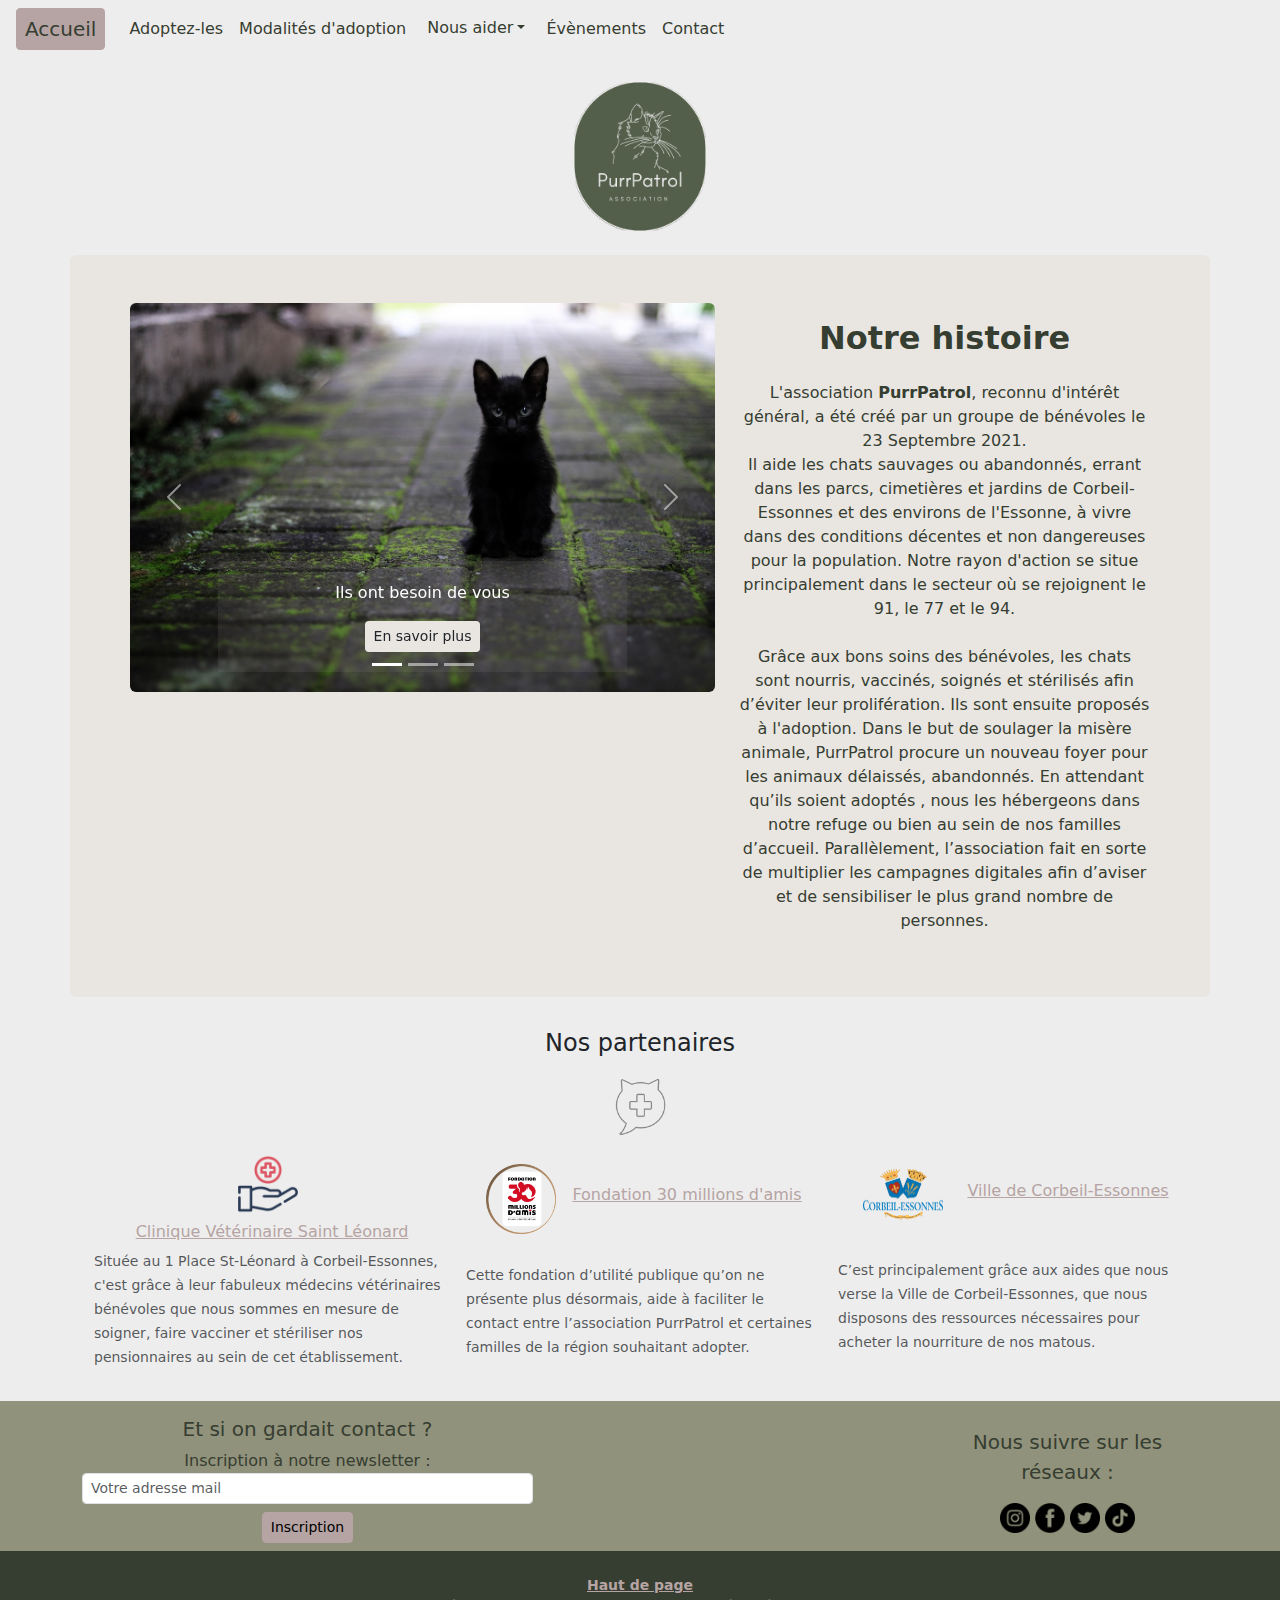
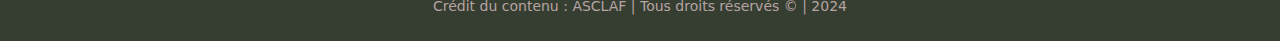
<file: index.html>
<!DOCTYPE html>
<html lang="fr">
<head>
    <title>PurrPatrol - Refuge pour chats</title>
    <meta name="description" content="Bienvenue sur le site de l'association PurrPatrol. PurrPatrol est un refuge pour chat abandonnés en Île-de-France. Nous agissons dans le 91, 94 et 77."/>
    <meta name="keywords" content="chats, adoption, refuge, association, île-de-france, bénévolat"/>
    <meta charset="UTF-8">
    <meta name="viewport" content="width=device-width, initial-scale=1.0">
    <link rel="shortcut icon" href="Images2/icone_title.ico" type="image/x-icon">
    <link rel="stylesheet" href="assets/bootstrap.min.css">
</head>

<body class="bg-light">

                <!-- DÉFINITION D'UN MENU DE NAVIGATION RESPONSIVE AVEC MENU BURGER -->
    <header class="px-3">
        <nav class="navbar navbar-expand-lg">
            <a class="navbar-brand text-dark btn btn-primary btn-sm" href="index.html" type="button">Accueil</a>
                <button class="navbar-toggler" type="button" data-bs-toggle="collapse" data-bs-target="#menu" aria-controls="menu" aria-expanded="false" aria-label="Toggle navigation">
                    <span class="navbar-toggler-icon"></span></button>
                        <div class="collapse navbar-collapse" id="menu">

                            <ul class="navbar-nav">
                                <li><a href="01nos_chats.html" class="nav-link text-dark">Adoptez-les</a></li>

                                <li><a href="02modalites.html" class="nav-link text-dark">Modalités d'adoption</a></li>
                                            <!-- CRÉATION D'UN SOUS-MENU -->
                                <li class="nav-item dropdown">
                                    <button class="btn dropdown-toggle text-dark" data-bs-toggle="dropdown" aria-expanded="false">Nous aider</button>
                                        <ul class="dropdown-menu bg-warning-light">
                                            <li><a class="dropdown-item text-dark" href="03nous_aider.html">Adhérer à l'association</a></li>
                                            <li><a class="dropdown-item text-dark" href="03nous_aider.html">Devenir bénévole</a></li>
                                        </ul>
                                </li>
                                <li><a href="04evenements.html" class="nav-link text-dark">Évènements</a></li>

                                <li><a href="05contact.html" class="nav-link text-dark">Contact</a></li>
                            </ul>
                        </div>
        </nav>
    </header> 


                             <!-- UTILISATION DU SYSTÈME DE GRILLE BOOTSTRAP POUR LE CONTENU DE LA PAGE -->
    <main>
                                                        <!-- LOGO -->
        <div class="container d-flex justify-content-center">
            <img class="img p-4" style="width: 180px;" src="Images2/logo.png" alt="Logo PurrPatrol" id="logoAccueil">
        </div>

        <div class="container bg-secondary rounded d-flex flex-wrap justify-content-center align-items-center p-5">
            <div class="row mx-auto">
                <div class="col-lg-7">

                    <!-- CRÉATION D'UN CAROUSEL AVEC INDICATORS -->
                    <div id="diaporama" class="carousel slide carousel-fade" data-bs-ride="carousel">
                        <div class="carousel-indicators">
                            <button type="button" data-bs-target="#diaporama" data-bs-slide-to="0" aria-current="true" class="active" aria-label="Slide 1"></button>
                            <button type="button" data-bs-target="#diaporama" data-bs-slide-to="1" aria-label="Slide 2"></button>
                            <button type="button" data-bs-target="#diaporama" data-bs-slide-to="2" aria-label="Slide 3"></button>
                        </div>

                        <div class="carousel-inner">
                                        <!-- SLIDE 1 -->
                            <div class="carousel-item active" data-bs-interval="6000">
                                <img src="Images2/chatonNoir.jpeg"  alt="Chaton noir" class="d-block w-100 rounded">
                                    <div class="carousel-caption bg-primary bg-opacity-10">
                                        <p>Ils ont besoin de vous</p>
                                            <a type="button" class="btn btn-sm bg-secondary" href="03nous_aider.html">En savoir plus</a>
                                    </div>
                            </div>
                                        <!-- SLIDE 2 -->
                            <div class="carousel-item" data-bs-interval="6000">
                                <img src="Images2/chaton1.jpeg"  alt="Chaton tigré" class="d-block w-100 rounded">
                                    <div class="carousel-caption bg-primary bg-opacity-10">
                                        <p class="text fst-italic">PurrPatrol procure un nouveau foyer pour les animaux délaissés, abandonnés. En attendant qu’ils soient adoptés, nous les hébergeons dans notre refuge ou bien au sein de nos familles d’accueil. </p>
                                    </div>
                            </div>
                                        <!-- SLIDE 3 -->
                            <div class="carousel-item" data-bs-interval="6000">
                                <img src="Images2/chatblanc.jpeg"  alt="Chat blanc" class="d-block w-100 rounded">
                                    <div class="carousel-caption bg-primary bg-opacity-10">
                                        <p class="lead">Chaque année en France, c'est 11 animaux domestiques qui sont abandonnés par heure...</p>
                                            <a type="button" class="btn btn-sm bg-secondary" href="02modalites.html">Rejoignez notre combat</a>
                                    </div>
                            </div>
                        
                                        <!-- BOUTONS DE CONTRÔLE -->
                            <button class="carousel-control-prev"  type="button"   data-bs-target="#diaporama"  data-bs-slide="prev">
                                <span class="carousel-control-prev-icon" aria-hidden="true"></span>
                                <span class="visually-hidden">Previous</span></button>

                            <button class="carousel-control-next"  type="button"   data-bs-target="#diaporama"   data-bs-slide="next">
                                <span class="carousel-control-next-icon" aria-hidden="true"></span>
                                <span class="visually-hidden">Next</span></button>
                        </div>
                    </div>
                </div>                 

                                    <!-- CARTE : NOTRE HISTOIRE -->
                <div class="col">
                    <div class=" text-dark">
                        <h2 class="text-center fw-bold p-3" id="histoire">Notre histoire</h2>
                             <p class="fw-light text-center">L'association <strong class="fw-bold">PurrPatrol</strong>, reconnu d'intérêt général, a été créé par un groupe de bénévoles le 23 Septembre 2021.<br> Il aide les chats sauvages ou abandonnés, errant dans les parcs, cimetières et jardins de Corbeil-Essonnes et des environs de l'Essonne, à vivre dans des conditions décentes et non dangereuses pour la population. Notre rayon d'action se situe principalement dans le secteur où se rejoignent le 91, le 77 et le 94. <br><br> Grâce aux bons soins des bénévoles, les chats sont nourris, vaccinés, soignés et stérilisés afin d’éviter leur prolifération. Ils sont ensuite proposés à l'adoption. Dans le but de soulager la misère animale, PurrPatrol procure un nouveau foyer pour les animaux délaissés, abandonnés. En attendant qu’ils soient adoptés , nous les hébergeons dans notre refuge ou bien au sein de nos familles d’accueil. Parallèlement, l’association fait en sorte de multiplier les campagnes digitales afin d’aviser et de sensibiliser le plus grand nombre de personnes.
                    </div>
                </div>
            </div>
        </div>

                                    <!-- CARTE : NOS PARTENAIRES -->
        <div class="container">
            <div class="row mx-auto pb-3">
                <h4 class="text-center pt-3 mt-3" id="partenaires">Nos partenaires</h4>
                    <div class="col-lg-12 d-flex justify-content-evenly align-items-center">
                        <img class="img" style="width: 80px;" src="Images2/logo_partenaires.png" alt="Logo partenaires">
                    </div>
                                            <!-- PARTENAIRE 1 -->
                    <div class="col-lg-4 d-flex flex-wrap justify-content-center align-items-center bg-light text-dark">
                        <img class="img m-2" style="width: 60px;" src="Images2/logo_clinique.png" alt="Logo clinique">
                            <h6 class="text-center ps-2"><a href="https://veterinaire-saint-leonard.fr" target="_blank">Clinique Vétérinaire Saint Léonard</a></h6>
                                <p><small class="text-body-secondary">Située au 1 Place St-Léonard à Corbeil-Essonnes, c'est grâce à leur fabuleux médecins vétérinaires bénévoles que nous sommes en mesure de soigner, faire vacciner et stériliser nos pensionnaires au sein de cet établissement.</small></p>
                    </div>
                                            <!-- PARTENAIRE 2 -->
                    <div class="col-lg-4 d-flex flex-wrap justify-content-center align-items-center bg-light text-dark">
                        <img class="img m-2" style="width: 70px;" src="Images2/30mill.png" alt="Logo 30millions d'amis">
                            <h6 class="text-center ps-2"><a href="https://www.30millionsdamis.fr" target="_blank">Fondation 30 millions d'amis</a></h6>
                                <p><small class="text-body-secondary">Cette fondation d’utilité publique qu’on ne présente plus désormais, aide à faciliter le contact entre l’association PurrPatrol et certaines familles de la région souhaitant adopter.</small></p>
                    </div>
                                            <!-- PARTENAIRE 3 -->
                    <div class="col-lg-4 d-flex flex-wrap justify-content-center align-items-center bg-light text-dark">
                        <img class="img m-2" style="width: 80px;" src="Images2/villeCorbeil.png" alt="Logo ville de Corbeil">
                            <h6 class="text-center ps-3"><a href="https://www.corbeil-essonnes.fr" target="_blank">Ville de Corbeil-Essonnes</a></h6>
                                <p><small class="text-body-secondary">C’est principalement grâce aux aides que nous verse la Ville de Corbeil-Essonnes, que nous disposons des ressources nécessaires pour acheter la nourriture de nos matous.</small></p>
                    </div>
            </div>
        </div> 
    </main>

                                            <!-- SECTION ASIDE -->
    <aside class="bg-warning">
                                        <!-- INSCRIPTION NEWSLETTER -->
        <div class="container pt-3">
            <div class="row justify-content-between align-items-center">
                <div class="col-lg-5">
                    <div class="text-center text-dark">
                        <h5>Et si on gardait contact ?</h5>
                            <label for="newsletter" class="form-label-sm">Inscription à notre newsletter :</label>
                            <input type="email" class="form-control form-control-sm" id="newsletter" placeholder="Votre adresse mail">
                                <button type="submit" class="btn btn-primary btn-sm m-2">Inscription</button>
                    </div>
                </div>             
                                        <!-- RÉSEAUX SOCIAUX -->
                <div class="col col-lg-3 mb-2">
                    <div class="text-center text-dark">
                        <p class="lead">Nous suivre sur les réseaux :</p>
                                        <!-- INSTAGRAM -->
                            <a href="#" target="_blank"><img class="img" style="width: 30px;" src="Images2/insta_logo.png" alt="Logo Instagram"></a>
                                        <!-- FACEBOOK -->
                            <a href="#" target="_blank"><img class="img" style="width: 30px;" src="Images2/facebook_logo.png" alt="Logo Facebook"></a>
                                        <!-- TWITTER -->
                            <a href="#" target="_blank"><img class="img" style="width: 30px;" src="Images2/twitter_icon2.png" alt="Logo Twitter"></a>
                                        <!-- TIKTOK -->
                            <a href="#" target="_blank"><img class="img" style="width: 30px;" src="Images2/tiktok_logo.png" alt="Logo Tiktok"></a>
                    </div>
                </div>
            </div>
        </div>
    </aside>

                                            <!-- FOOTER -->
    <footer class="bg-dark">
        <div class="container d-flex justify-content-center p-4">
            <small class="text-center text-primary"><strong><a href="#logoAccueil">Haut de page</a></strong><br>
            Crédit du contenu : <a href="https://www.refuge-asclaf.fr/" target="_blank" class="link-underline link-underline-opacity-0 link-underline-oopacity-75-hower">ASCLAF</a> | Tous droits réservés © | 2024</small>
        </div>
    </footer>

    <script src="assets/bootstrap.bundle.min.js"></script> 
</body>
</html>
</file>
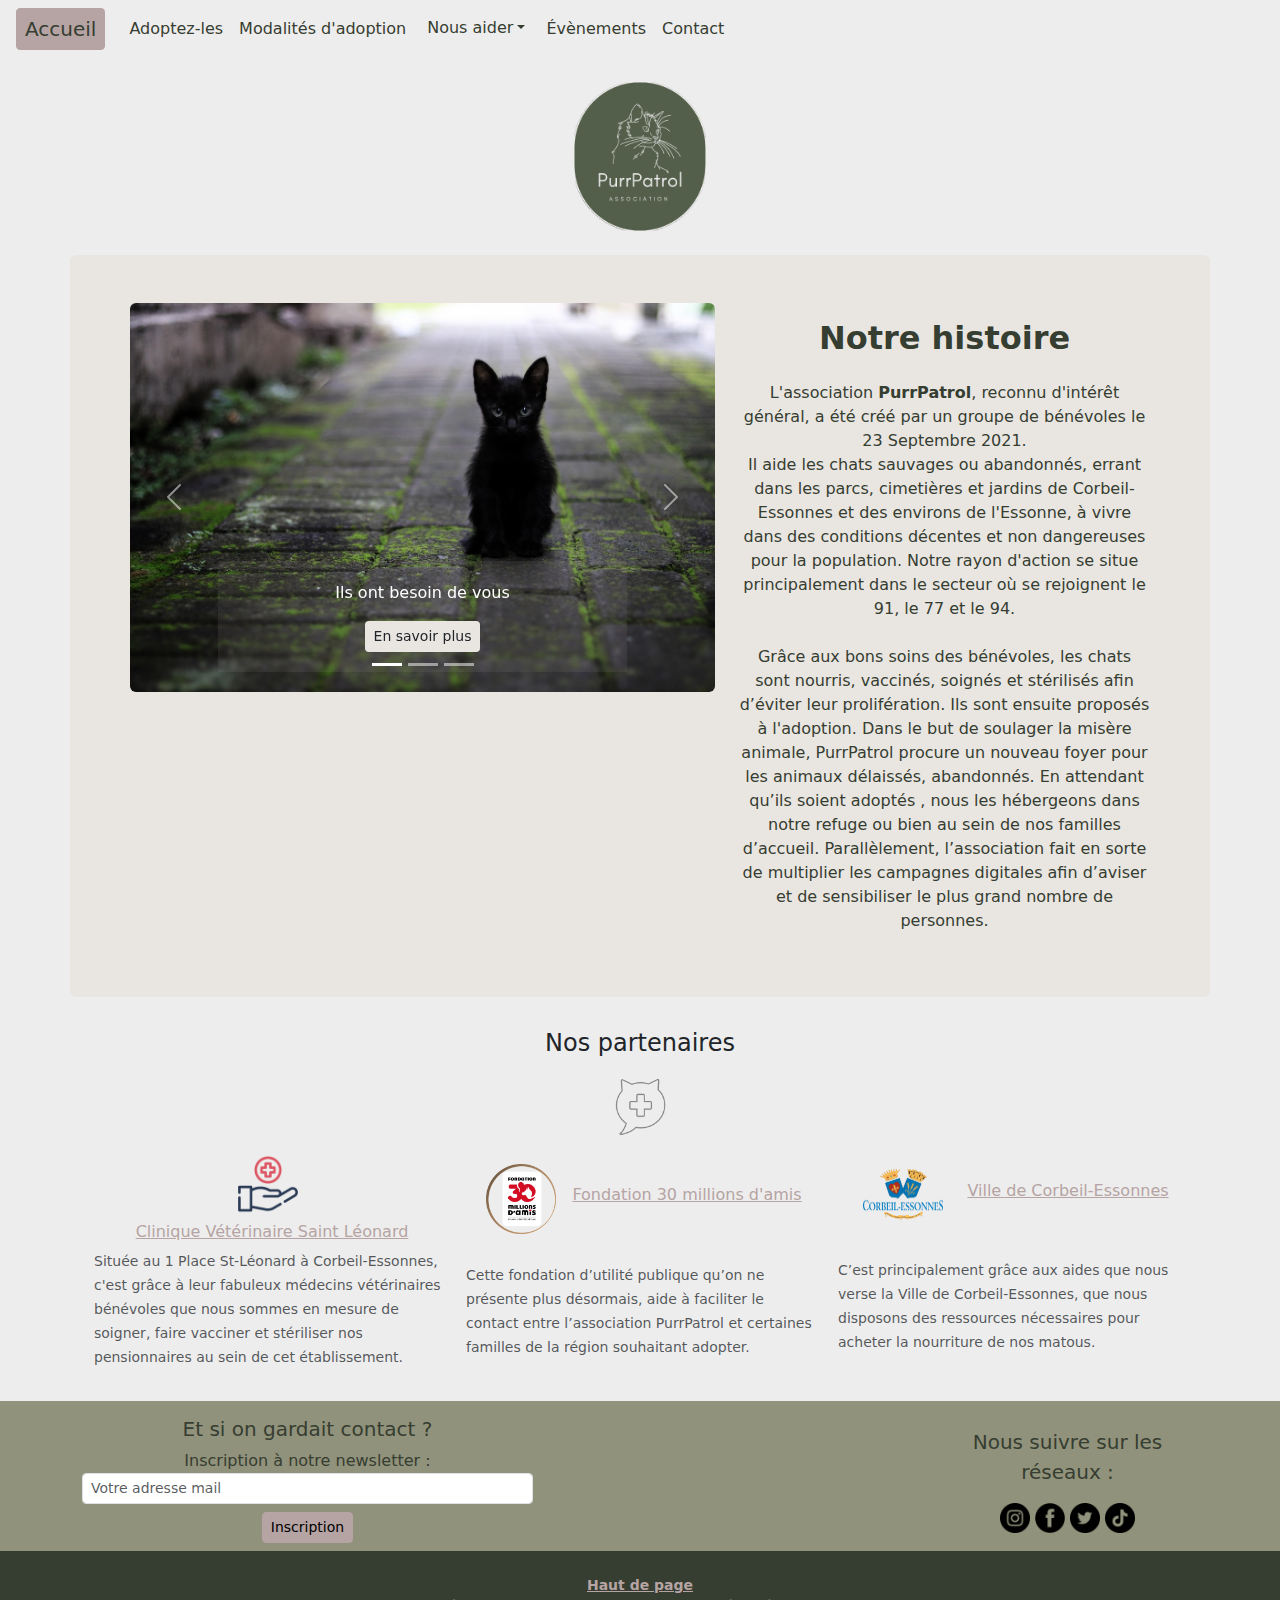
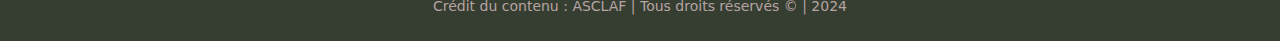
<file: 00accueil.html>
<!DOCTYPE html>
<html lang="fr">
<head>
    <title>PurrPatrol - Refuge pour chats</title>
    <meta name="description" content="Bienvenue sur le site de l'association PurrPatrol. PurrPatrol est un refuge pour chat abandonnés en Île-de-France. Nous agissons dans le 91, 94 et 77."/>
    <meta name="keywords" content="chats, adoption, refuge, association, île-de-france, bénévolat"/>
    <meta charset="UTF-8">
    <meta name="viewport" content="width=device-width, initial-scale=1.0">
    <link rel="shortcut icon" href="Images2/icone_title.ico" type="image/x-icon">
    <link rel="stylesheet" href="assets/bootstrap.min.css">
</head>

<body class="bg-light">

                <!-- DÉFINITION D'UN MENU DE NAVIGATION RESPONSIVE AVEC MENU BURGER -->
    <header class="px-3">
        <nav class="navbar navbar-expand-lg">
            <a class="navbar-brand text-dark btn btn-primary btn-sm" href="00accueil.html" type="button">Accueil</a>
                <button class="navbar-toggler" type="button" data-bs-toggle="collapse" data-bs-target="#menu" aria-controls="menu" aria-expanded="false" aria-label="Toggle navigation">
                    <span class="navbar-toggler-icon"></span></button>
                        <div class="collapse navbar-collapse" id="menu">

                            <ul class="navbar-nav">
                                <li><a href="01nos_chats.html" class="nav-link text-dark">Adoptez-les</a></li>

                                <li><a href="02modalites.html" class="nav-link text-dark">Modalités d'adoption</a></li>
                                            <!-- CRÉATION D'UN SOUS-MENU -->
                                <li class="nav-item dropdown">
                                    <button class="btn dropdown-toggle text-dark" data-bs-toggle="dropdown" aria-expanded="false">Nous aider</button>
                                        <ul class="dropdown-menu bg-warning-light">
                                            <li><a class="dropdown-item text-dark" href="03nous_aider.html">Adhérer à l'association</a></li>
                                            <li><a class="dropdown-item text-dark" href="03nous_aider.html">Devenir bénévole</a></li>
                                        </ul>
                                </li>
                                <li><a href="04evenements.html" class="nav-link text-dark">Évènements</a></li>

                                <li><a href="05contact.html" class="nav-link text-dark">Contact</a></li>
                            </ul>
                        </div>
        </nav>
    </header> 


                             <!-- UTILISATION DU SYSTÈME DE GRILLE BOOTSTRAP POUR LE CONTENU DE LA PAGE -->
    <main>
                                                        <!-- LOGO -->
        <div class="container d-flex justify-content-center">
            <img class="img p-4" style="width: 180px;" src="Images2/logo.png" alt="Logo PurrPatrol" id="logoAccueil">
        </div>

        <div class="container bg-secondary rounded d-flex flex-wrap justify-content-center align-items-center p-5">
            <div class="row mx-auto">
                <div class="col-lg-7">

                    <!-- CRÉATION D'UN CAROUSEL AVEC INDICATORS -->
                    <div id="diaporama" class="carousel slide carousel-fade" data-bs-ride="carousel">
                        <div class="carousel-indicators">
                            <button type="button" data-bs-target="#diaporama" data-bs-slide-to="0" aria-current="true" class="active" aria-label="Slide 1"></button>
                            <button type="button" data-bs-target="#diaporama" data-bs-slide-to="1" aria-label="Slide 2"></button>
                            <button type="button" data-bs-target="#diaporama" data-bs-slide-to="2" aria-label="Slide 3"></button>
                        </div>

                        <div class="carousel-inner">
                                        <!-- SLIDE 1 -->
                            <div class="carousel-item active" data-bs-interval="6000">
                                <img src="Images2/chatonNoir.jpeg"  alt="Chaton noir" class="d-block w-100 rounded">
                                    <div class="carousel-caption bg-primary bg-opacity-10">
                                        <p>Ils ont besoin de vous</p>
                                            <a type="button" class="btn btn-sm bg-secondary" href="03nous_aider.html">En savoir plus</a>
                                    </div>
                            </div>
                                        <!-- SLIDE 2 -->
                            <div class="carousel-item" data-bs-interval="6000">
                                <img src="Images2/chaton1.jpeg"  alt="Chaton tigré" class="d-block w-100 rounded">
                                    <div class="carousel-caption bg-primary bg-opacity-10">
                                        <p class="text fst-italic">PurrPatrol procure un nouveau foyer pour les animaux délaissés, abandonnés. En attendant qu’ils soient adoptés, nous les hébergeons dans notre refuge ou bien au sein de nos familles d’accueil. </p>
                                    </div>
                            </div>
                                        <!-- SLIDE 3 -->
                            <div class="carousel-item" data-bs-interval="6000">
                                <img src="Images2/chatblanc.jpeg"  alt="Chat blanc" class="d-block w-100 rounded">
                                    <div class="carousel-caption bg-primary bg-opacity-10">
                                        <p class="lead">Chaque année en France, c'est 11 animaux domestiques qui sont abandonnés par heure...</p>
                                            <a type="button" class="btn btn-sm bg-secondary" href="02modalites.html">Rejoignez notre combat</a>
                                    </div>
                            </div>
                        
                                        <!-- BOUTONS DE CONTRÔLE -->
                            <button class="carousel-control-prev"  type="button"   data-bs-target="#diaporama"  data-bs-slide="prev">
                                <span class="carousel-control-prev-icon" aria-hidden="true"></span>
                                <span class="visually-hidden">Previous</span></button>

                            <button class="carousel-control-next"  type="button"   data-bs-target="#diaporama"   data-bs-slide="next">
                                <span class="carousel-control-next-icon" aria-hidden="true"></span>
                                <span class="visually-hidden">Next</span></button>
                        </div>
                    </div>
                </div>                 

                                    <!-- CARTE : NOTRE HISTOIRE -->
                <div class="col">
                    <div class=" text-dark">
                        <h2 class="text-center fw-bold p-3" id="histoire">Notre histoire</h2>
                             <p class="fw-light text-center">L'association <strong class="fw-bold">PurrPatrol</strong>, reconnu d'intérêt général, a été créé par un groupe de bénévoles le 23 Septembre 2021.<br> Il aide les chats sauvages ou abandonnés, errant dans les parcs, cimetières et jardins de Corbeil-Essonnes et des environs de l'Essonne, à vivre dans des conditions décentes et non dangereuses pour la population. Notre rayon d'action se situe principalement dans le secteur où se rejoignent le 91, le 77 et le 94. <br><br> Grâce aux bons soins des bénévoles, les chats sont nourris, vaccinés, soignés et stérilisés afin d’éviter leur prolifération. Ils sont ensuite proposés à l'adoption. Dans le but de soulager la misère animale, PurrPatrol procure un nouveau foyer pour les animaux délaissés, abandonnés. En attendant qu’ils soient adoptés , nous les hébergeons dans notre refuge ou bien au sein de nos familles d’accueil. Parallèlement, l’association fait en sorte de multiplier les campagnes digitales afin d’aviser et de sensibiliser le plus grand nombre de personnes.
                    </div>
                </div>
            </div>
        </div>

                                    <!-- CARTE : NOS PARTENAIRES -->
        <div class="container">
            <div class="row mx-auto pb-3">
                <h4 class="text-center pt-3 mt-3" id="partenaires">Nos partenaires</h4>
                    <div class="col-lg-12 d-flex justify-content-evenly align-items-center">
                        <img class="img" style="width: 80px;" src="Images2/logo_partenaires.png" alt="Logo partenaires">
                    </div>
                                            <!-- PARTENAIRE 1 -->
                    <div class="col-lg-4 d-flex flex-wrap justify-content-center align-items-center bg-light text-dark">
                        <img class="img m-2" style="width: 60px;" src="Images2/logo_clinique.png" alt="Logo clinique">
                            <h6 class="text-center ps-2"><a href="https://veterinaire-saint-leonard.fr/>">Clinique Vétérinaire Saint Léonard</a></h6>
                                <p><small class="text-body-secondary">Située au 1 Place St-Léonard à Corbeil-Essonnes, c'est grâce à leur fabuleux médecins vétérinaires bénévoles que nous sommes en mesure de soigner, faire vacciner et stériliser nos pensionnaires au sein de cet établissement.</small></p>
                    </div>
                                            <!-- PARTENAIRE 2 -->
                    <div class="col-lg-4 d-flex flex-wrap justify-content-center align-items-center bg-light text-dark">
                        <img class="img m-2" style="width: 70px;" src="Images2/30mill.png" alt="Logo 30millions d'amis">
                            <h6 class="text-center ps-2"><a href="https://www.30millionsdamis.fr/">Fondation 30 millions d'amis</a></h6>
                                <p><small class="text-body-secondary">Cette fondation d’utilité publique qu’on ne présente plus désormais, aide à faciliter le contact entre l’association PurrPatrol et certaines familles de la région souhaitant adopter.</small></p>
                    </div>
                                            <!-- PARTENAIRE 3 -->
                    <div class="col-lg-4 d-flex flex-wrap justify-content-center align-items-center bg-light text-dark">
                        <img class="img m-2" style="width: 80px;" src="Images2/villeCorbeil.png" alt="Logo ville de Corbeil">
                            <h6 class="text-center ps-3"><a href="https://www.corbeil-essonnes.fr/">Ville de Corbeil-Essonnes</a></h6>
                                <p><small class="text-body-secondary">C’est principalement grâce aux aides que nous verse la Ville de Corbeil-Essonnes, que nous disposons des ressources nécessaires pour acheter la nourriture de nos matous.</small></p>
                    </div>
            </div>
        </div> 
    </main>

                                            <!-- SECTION ASIDE -->
    <aside class="bg-warning">
                                        <!-- INSCRIPTION NEWSLETTER -->
        <div class="container pt-3">
            <div class="row justify-content-between align-items-center">
                <div class="col-lg-5">
                    <div class="text-center text-dark">
                        <h5>Et si on gardait contact ?</h5>
                            <label for="newsletter" class="form-label-sm">Inscription à notre newsletter :</label>
                            <input type="email" class="form-control form-control-sm" id="newsletter" placeholder="Votre adresse mail">
                                <button type="submit" class="btn btn-primary btn-sm m-2">Inscription</button>
                    </div>
                </div>             
                                        <!-- RÉSEAUX SOCIAUX -->
                <div class="col col-lg-3 mb-2">
                    <div class="text-center text-dark">
                        <p class="lead">Nous suivre sur les réseaux :</p>
                                        <!-- INSTAGRAM -->
                            <a href="#" target="_blank"><img class="img" style="width: 30px;" src="Images2/insta_logo.png" alt="Logo Instagram"></a>
                                        <!-- FACEBOOK -->
                            <a href="#" target="_blank"><img class="img" style="width: 30px;" src="Images2/facebook_logo.png" alt="Logo Facebook"></a>
                                        <!-- TWITTER -->
                            <a href="#" target="_blank"><img class="img" style="width: 30px;" src="Images2/twitter_icon2.png" alt="Logo Twitter"></a>
                                        <!-- TIKTOK -->
                            <a href="#" target="_blank"><img class="img" style="width: 30px;" src="Images2/tiktok_logo.png" alt="Logo Tiktok"></a>
                    </div>
                </div>
            </div>
        </div>
    </aside>

                                            <!-- FOOTER -->
    <footer class="bg-dark">
        <div class="container d-flex justify-content-center p-4">
            <small class="text-center text-primary"><strong><a href="#logoAccueil">Haut de page</a></strong><br>
            Crédit du contenu : <a href="https://www.refuge-asclaf.fr/" target="_blank" class="link-underline link-underline-opacity-0 link-underline-oopacity-75-hower">ASCLAF</a> | Tous droits réservés © | 2024</small>
        </div>
    </footer>

    <script src="assets/bootstrap.bundle.min.js"></script> 
</body>
</html>
</file>
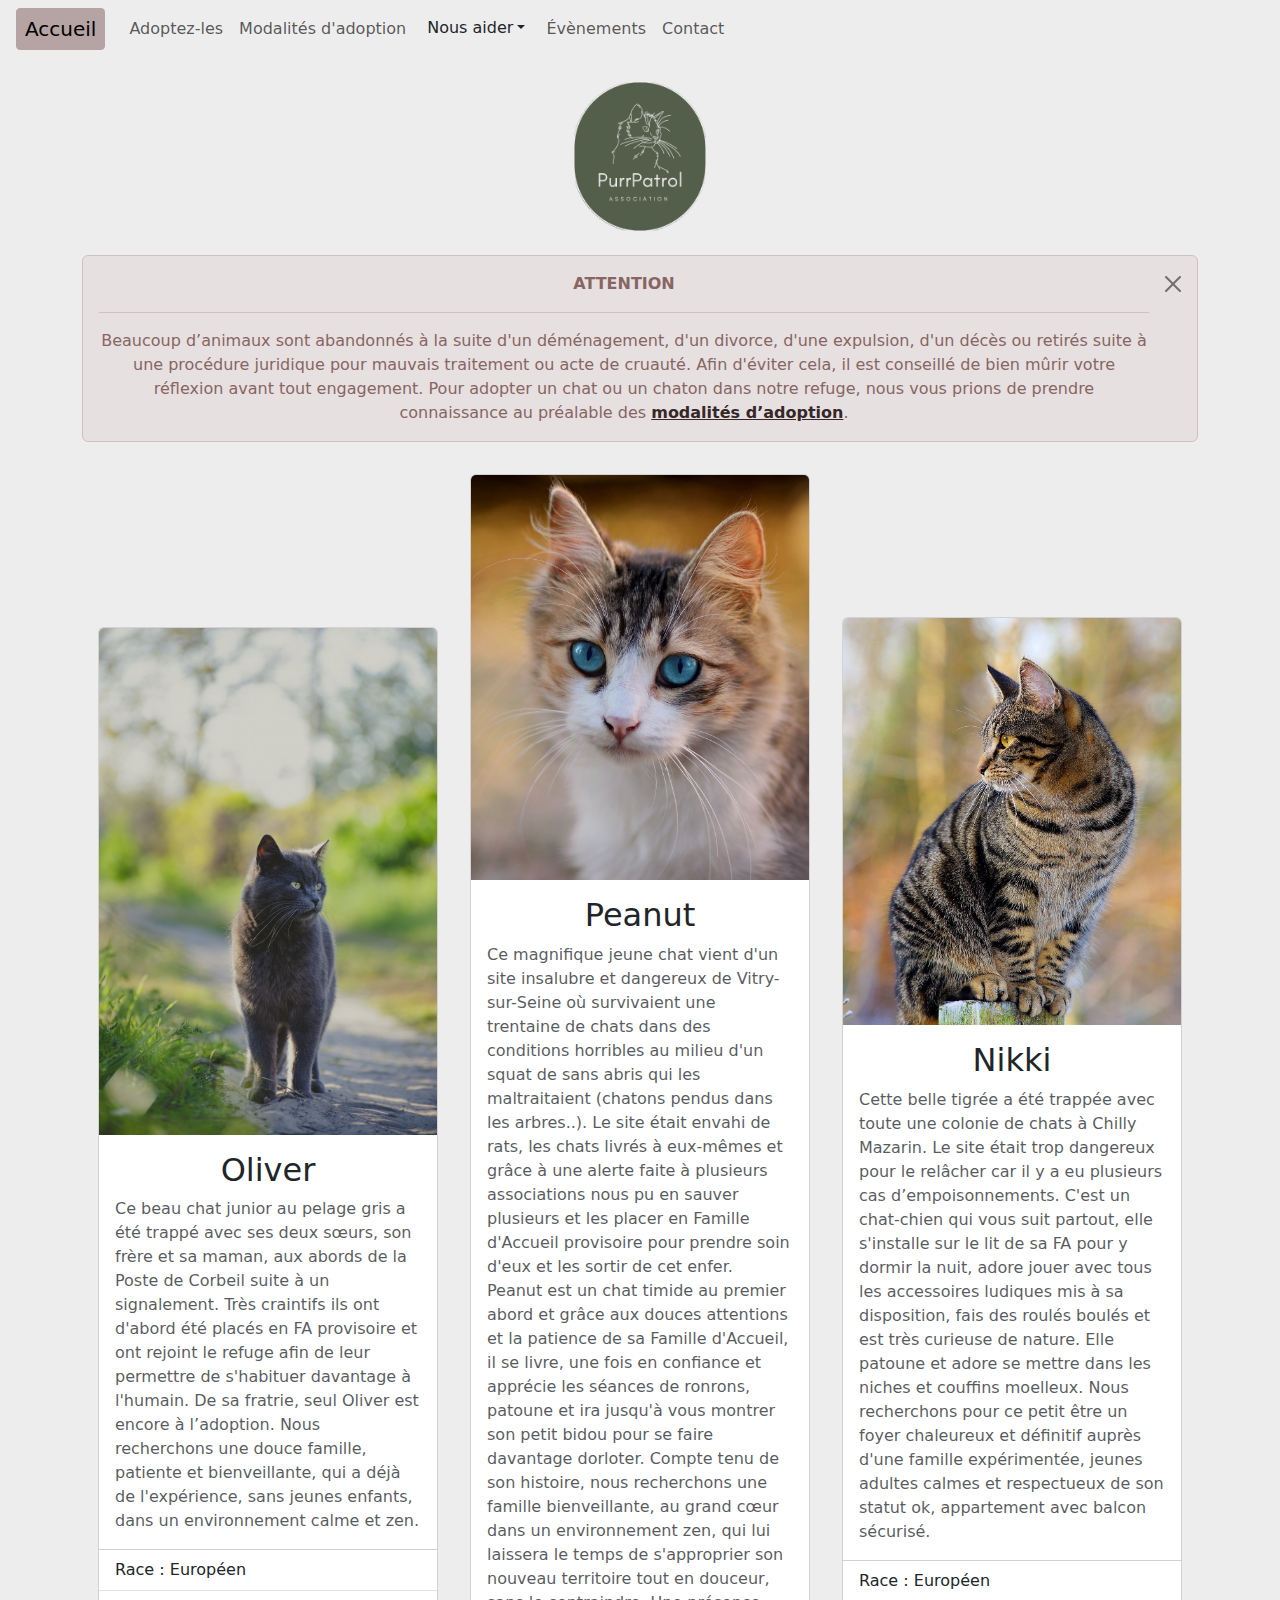
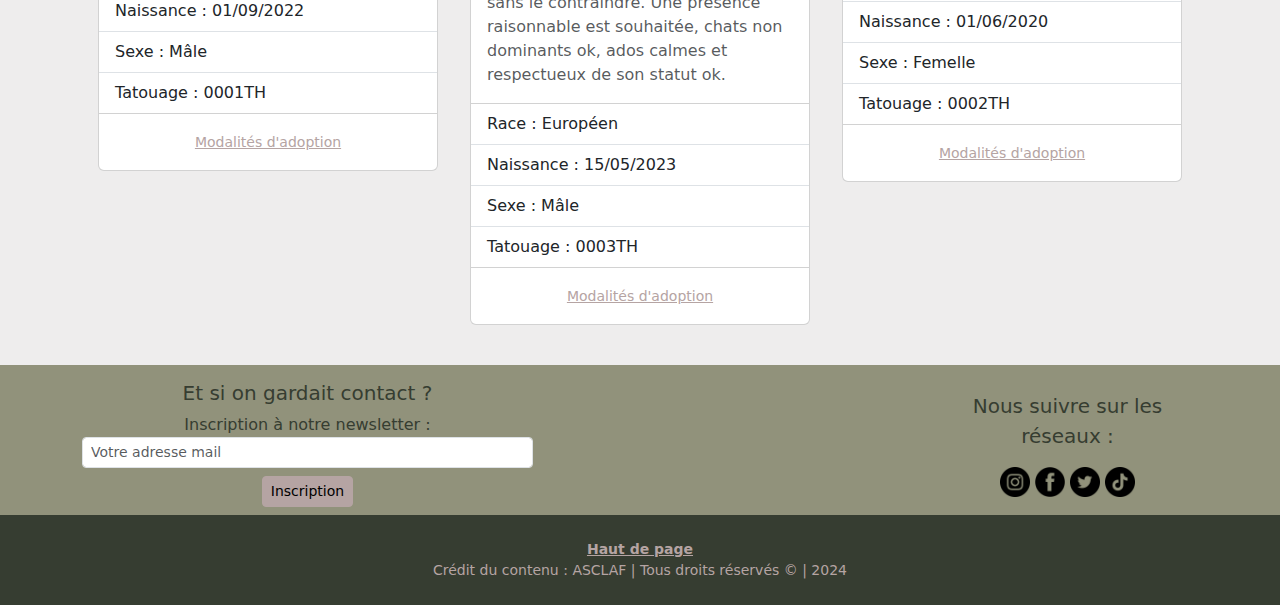
<file: 01nos_chats.html>
<!DOCTYPE html>
<html lang="fr">
<head>
    <title>PurrPatrol - Nos chats</title>
    <meta name="description" content="Venez découvrir nos pensionnaires qui n'attendent qu'une seule chose : trouver leur famille pour la vie!"/>
    <meta name="keywords" content="chats, adoption, disponibles, refuge, association, île-de-france, bénévolat"/>
    <meta charset="UTF-8">
    <meta name="viewport" content="width=device-width, initial-scale=1.0">
    <link rel="shortcut icon" href="Images2/icone_title.ico" type="image/x-icon">
    <link rel="stylesheet" href="assets/bootstrap.min.css">
</head>
<body class="bg-light">
 
    <header class="px-3">
        <nav class="navbar navbar-expand-lg">
            <a class="navbar-brand btn btn-primary btn-sm" href="index.html" type="button">Accueil</a>
                <button class="navbar-toggler" type="button" data-bs-toggle="collapse" data-bs-target="#menu" aria-controls="menu" aria-expanded="false" aria-label="Toggle navigation">
                    <span class="navbar-toggler-icon"></span></button>
                        <div class="collapse navbar-collapse" id="menu">

                            <ul class="navbar-nav">
                                <li><a href="01nos_chats.html" class="nav-link">Adoptez-les</a></li>
                                <li><a href="02modalites.html" class="nav-link">Modalités d'adoption</a></li>

                                <!-- SOUS-MENU -->
                                <li class="nav-item dropdown">
                                    <button class="btn dropdown-toggle" data-bs-toggle="dropdown" aria-expanded="false">Nous aider</button>
                                        <ul class="dropdown-menu">
                                            <li><a class="dropdown-item" href="03nous_aider.html">Adhérer à l'association</a></li>
                                            <li><a class="dropdown-item" href="03nous_aider.html">Devenir bénévole</a></li>
                                        </ul>
                                </li>
                                <li><a href="04evenements.html" class="nav-link">Évènements</a></li>
                                <li><a href="05contact.html" class="nav-link">Contact</a></li>
                            </ul>
                        </div>
        </nav>
    </header> 

    <main>
                                    <!-- LOGO -->
        <div class="container d-flex justify-content-center">
            <img class="img p-4" style="width: 180px;" src="Images2/logo.png" alt="Logo PurrPatrol" id="logoAdoption">
        </div>

        <div class="container mb-4">
                                        <!-- CRÉATION D'UNE ALERTE -->
            <div class="alert alert-danger alert-dismissible text-center text-danger"><strong>ATTENTION</strong> <hr>Beaucoup d’animaux sont abandonnés à la suite d'un déménagement, d'un divorce, d'une expulsion, d'un décès ou retirés suite à une procédure juridique pour mauvais traitement ou acte de cruauté. Afin d'éviter cela, il est conseillé de bien mûrir votre réflexion avant tout engagement. Pour adopter un chat ou un chaton dans notre refuge, nous vous prions de prendre connaissance au préalable des <a href="02modalites.html" class="alert-link"> modalités d’adoption</a>.
                <button class="btn-close" data-bs-dismiss="alert" aria-label="Close"></button>
            </div>

                        <!-- UTILISATION DE CARTES POUR CHAQUE ITEM -->
            <div class="row mx-auto d-flex justify-content-center">

                            <!-- ITEM 1 : OLIVER -->
                <div class="col-12 col-lg-4 p-3 align-self-center">
                    <div class="card">
                        <img src="Images2/pensionnaire1.jpeg" class="card-img-top" alt="Oliver">
                            <div class="card-body">
                                <h2 class="card-title text-center">Oliver</h2>
                                    <p class="card-text text-body-secondary">Ce beau chat junior au pelage gris a été trappé avec ses deux sœurs, son frère et sa maman, aux abords de la Poste de Corbeil suite à un signalement. Très craintifs ils ont d'abord été placés en FA provisoire et ont rejoint le refuge afin de leur permettre de s'habituer davantage à l'humain. De sa fratrie, seul Oliver est encore à l’adoption. Nous recherchons une douce famille, patiente et bienveillante, qui a déjà de l'expérience, sans jeunes enfants, dans un environnement calme et zen.</p>
                            </div>
                            <ul class="list-group list-group-flush">
                                <li class="list-group-item">Race : Européen</li>
                                <li class="list-group-item">Naissance : 01/09/2022</li>
                                <li class="list-group-item">Sexe : Mâle</li>
                                <li class="list-group-item">Tatouage : 0001TH</li>
                            </ul>
                            <div class="card-body text-center">
                                <small class="card-text-secondary">
                                    <a href="02modalites.html" class="card-link">Modalités d'adoption</a>
                                </small>
                            </div>
                    </div>
                </div>

                            <!-- ITEM 2 : PEANUT -->
                <div class="col-12 col-lg-4 p-3">
                    <div class="card">
                        <img src="Images2/pensionnaire3.jpeg" class="card-img-top" alt="Peanut">
                            <div class="card-body">
                                <h2 class="card-title text-center">Peanut</h2>
                                    <p class="card-text text-body-secondary">Ce magnifique jeune chat vient d'un site insalubre et dangereux de Vitry-sur-Seine où survivaient une trentaine de chats dans des conditions horribles au milieu d'un squat de sans abris qui les maltraitaient (chatons pendus dans les arbres..). Le site était envahi de rats, les chats livrés à eux-mêmes et grâce à une alerte faite à plusieurs associations nous pu en sauver plusieurs et les placer en Famille d'Accueil provisoire pour prendre soin d'eux et les sortir de cet enfer. Peanut est un chat timide au premier abord et grâce aux douces attentions et la patience de sa Famille d'Accueil, il se livre, une fois en confiance et apprécie les séances de ronrons, patoune et ira jusqu'à vous montrer son petit bidou pour se faire davantage dorloter. Compte tenu de son histoire, nous recherchons une famille bienveillante, au grand cœur dans un environnement zen, qui lui laissera le temps de s'approprier son nouveau territoire tout en douceur, sans le contraindre. Une présence raisonnable est souhaitée, chats non dominants ok, ados calmes et respectueux de son statut ok.</p>
                            </div>
                            <ul class="list-group list-group-flush">
                                <li class="list-group-item">Race : Européen</li>
                                <li class="list-group-item">Naissance : 15/05/2023</li>
                                <li class="list-group-item">Sexe : Mâle</li>
                                <li class="list-group-item">Tatouage : 0003TH</li>
                            </ul>
                            <div class="card-body text-center">
                                <small class="card-text-secondary">
                                    <a href="02modalites.html" class="card-link">Modalités d'adoption</a>
                                </small>
                            </div>
                    </div>
                </div>

                            <!-- ITEM 3 : NIKKI -->
                <div class="col-12 col-lg-4 p-3 align-self-center">
                    <div class="card">
                        <img src="Images2/pensionnaire2.jpeg" class="card-img-top" alt="Nikki">
                            <div class="card-body">
                                <h2 class="card-title text-center">Nikki</h2>
                                    <p class="card-text text-body-secondary">Cette belle tigrée a été trappée avec toute une colonie de chats à Chilly Mazarin. Le site était trop dangereux pour le relâcher car il y a eu plusieurs cas d’empoisonnements. C'est un chat-chien qui vous suit partout, elle s'installe sur le lit de sa FA pour y dormir la nuit, adore jouer avec tous les accessoires ludiques mis à sa disposition, fais des roulés boulés et est très curieuse de nature. Elle patoune et adore se mettre dans les niches et couffins moelleux. Nous recherchons pour ce petit être un foyer chaleureux et définitif auprès d'une famille expérimentée, jeunes adultes calmes et respectueux de son statut ok, appartement avec balcon sécurisé.</p>
                            </div>
                            <ul class="list-group list-group-flush">
                                <li class="list-group-item">Race : Européen</li>
                                <li class="list-group-item">Naissance : 01/06/2020</li>
                                <li class="list-group-item">Sexe : Femelle</li>
                                <li class="list-group-item">Tatouage : 0002TH</li>
                            </ul>
                            <div class="card-body text-center">
                                <small class="card-text-secondary">
                                    <a href="02modalites.html" class="card-link">Modalités d'adoption</a>
                                </small>
                            </div>
                    </div>
                </div>
            </div>
        </div>
    </main>

    <aside class="bg-warning">
                                        <!-- INSCRIPTION NEWSLETTER -->
       <div class="container pt-3">
            <div class="row justify-content-between align-items-center">
                <div class="col-lg-5">
                    <div class="text-center text-dark">
                        <h5>Et si on gardait contact ?</h5>
                            <label for="newsletter" class="form-label-sm">Inscription à notre newsletter :</label>
                            <input type="email" class="form-control form-control-sm" id="newsletter" placeholder="Votre adresse mail">
                                <button type="submit" class="btn btn-primary btn-sm m-2">Inscription</button>
                    </div>
                </div>        
                                      <!-- RÉSEAUX SOCIAUX -->
                <div class="col col-lg-3 mb-2">
                    <div class="text-center text-dark">
                        <p class="lead">Nous suivre sur les réseaux :</p>
                                        <!-- INSTAGRAM -->
                            <a href="#" target="_blank"><img class="img" style="width: 30px;" src="Images2/insta_logo.png" alt="Logo Instagram"></a>
                                        <!-- FACEBOOK -->
                            <a href="#" target="_blank"><img class="img" style="width: 30px;" src="Images2/facebook_logo.png" alt="Logo Facebook"></a>
                                        <!-- TWITTER -->
                            <a href="#" target="_blank"><img class="img" style="width: 30px;" src="Images2/twitter_icon2.png" alt="Logo Twitter"></a>
                                        <!-- TIKTOK -->
                            <a href="#" target="_blank"><img class="img" style="width: 30px;" src="Images2/tiktok_logo.png" alt="Logo Tiktok"></a>
                    </div>
                </div>
            </div>
        </div>
    </aside>

    <footer class="bg-dark">
        <div class="container d-flex justify-content-center p-4">
            <small class="text-center text-primary"><strong><a href="#logoAdoption">Haut de page</a></strong><br>
            Crédit du contenu : <a href="https://www.refuge-asclaf.fr/" target="_blank" class="link-underline link-underline-opacity-0 link-underline-oopacity-75-hower">ASCLAF</a> | Tous droits réservés © | 2024</small>
        </div>
    </footer>

    <script src="assets/bootstrap.bundle.min.js"></script>
</body>
</html>
</file>
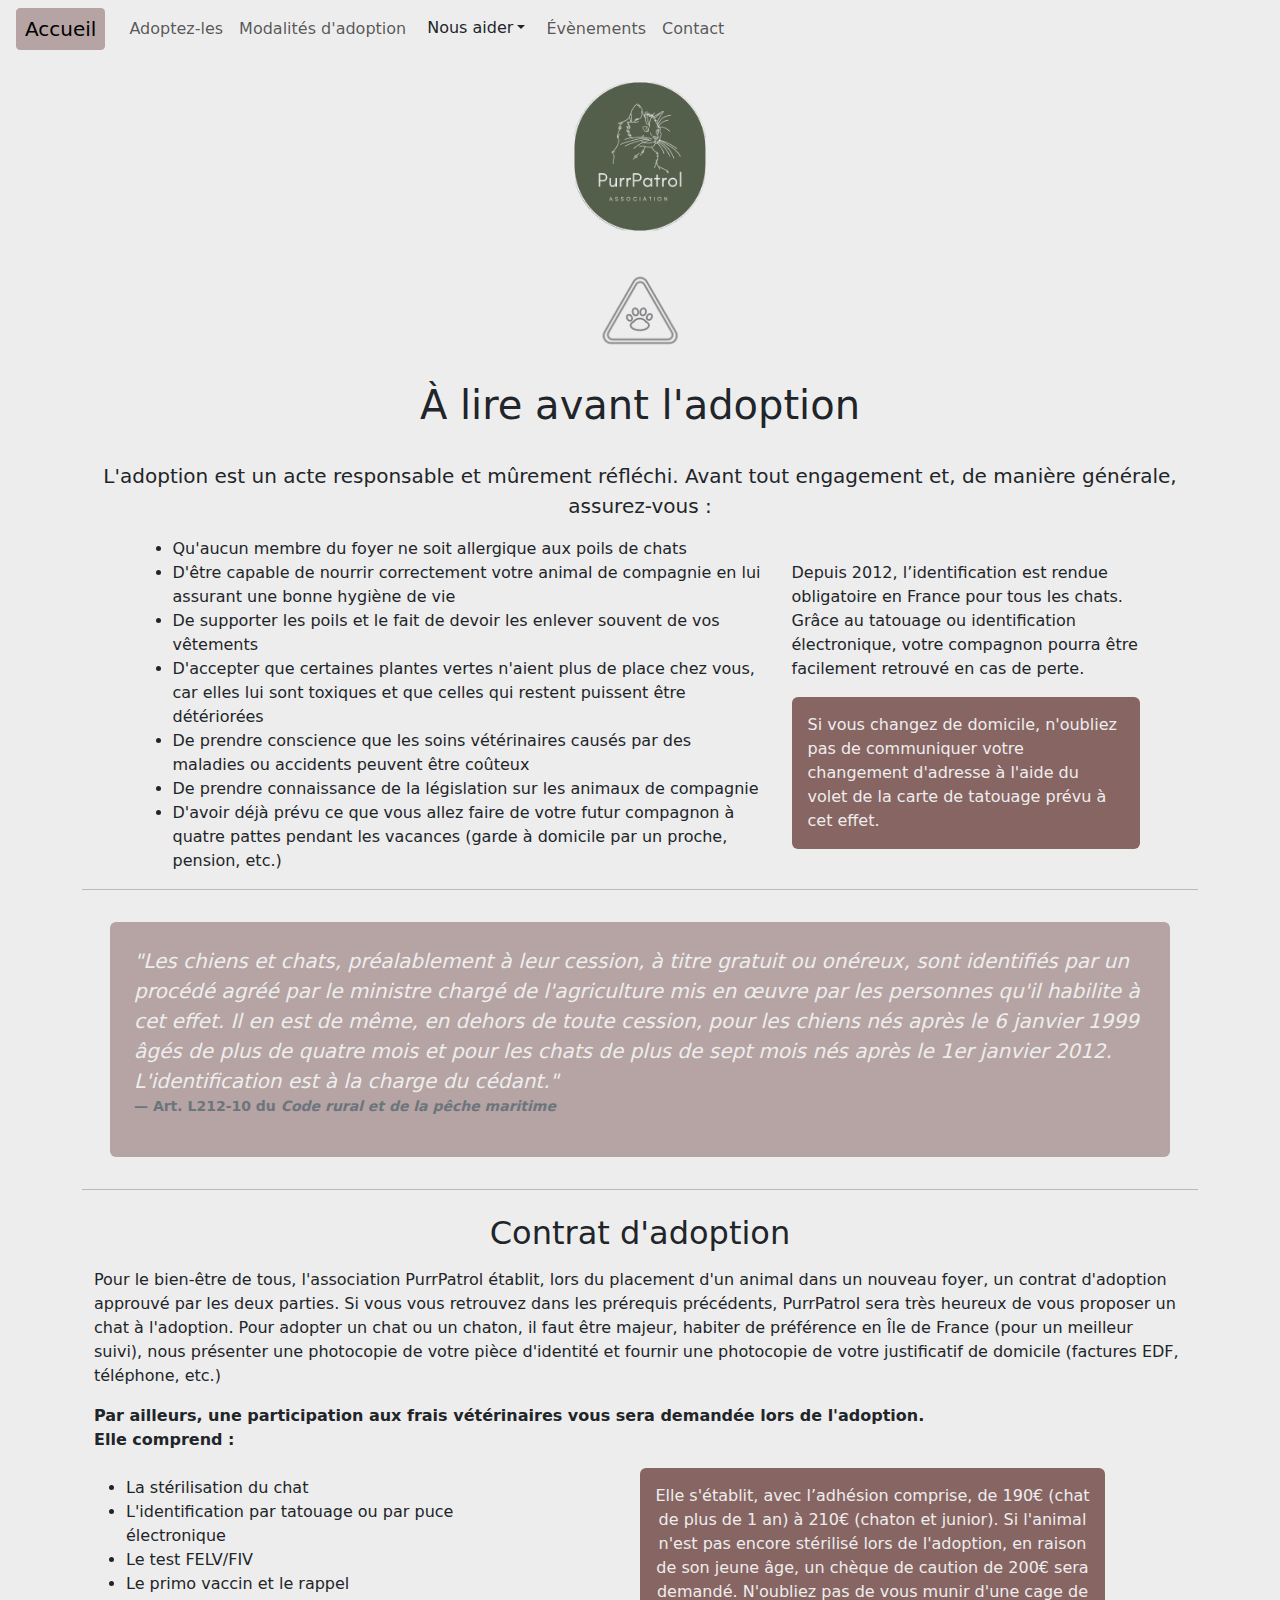
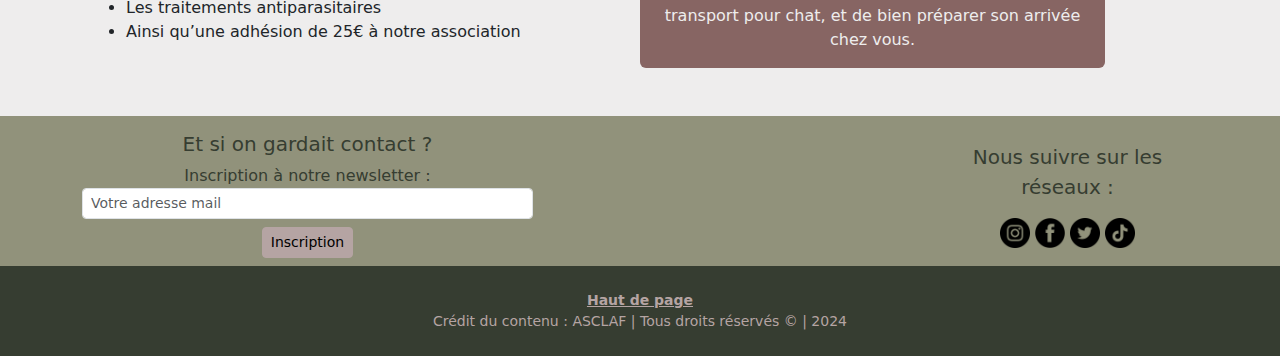
<file: 02modalites.html>
<!DOCTYPE html>
<html lang="fr">
<head>
    <title>PurrPatrol - Important</title>
    <meta name="description" content="Nous établissons des contrats pour encadrer l'adoption de nos chats. Ce doit être un acte responsable et réfléchi."/>
    <meta name="keywords" content="chats, adoption, contrat, refuge, association, île-de-france, bénévolat"/>
    <meta charset="UTF-8">
    <meta name="viewport" content="width=device-width, initial-scale=1.0">
    <link rel="shortcut icon" href="Images2/icone_title.ico" type="image/x-icon">
    <link rel="stylesheet" href="assets/bootstrap.min.css">
</head>

<body class="bg-light">

    <header class="px-3">
        <nav class="navbar navbar-expand-lg">
            <a class="navbar-brand btn btn-primary btn-sm" href="index.html" type="button">Accueil</a>
                <button class="navbar-toggler" type="button" data-bs-toggle="collapse" data-bs-target="#menu" aria-controls="menu" aria-expanded="false" aria-label="Toggle navigation">
                    <span class="navbar-toggler-icon"></span></button>
                        <div class="collapse navbar-collapse" id="menu">

                            <ul class="navbar-nav">
                                <li><a href="01nos_chats.html" class="nav-link">Adoptez-les</a></li>
                                <li><a href="02modalites.html" class="nav-link">Modalités d'adoption</a></li>

                                <!-- CRÉATION D'UN SOUS-MENU -->
                                <li class="nav-item dropdown">
                                    <button class="btn dropdown-toggle" data-bs-toggle="dropdown" aria-expanded="false">Nous aider</button>
                                        <ul class="dropdown-menu">
                                            <li><a class="dropdown-item" href="03nous_aider.html">Adhérer à l'association</a></li>
                                            <li><a class="dropdown-item" href="03nous_aider.html">Devenir bénévole</a></li>
                                        </ul>
                                </li>
                                <li><a href="04evenements.html" class="nav-link">Évènements</a></li>
                                <li><a href="05contact.html" class="nav-link">Contact</a></li>
                            </ul>
                        </div>
        </nav>
    </header> 

    <main>
                                <!-- LOGO -->
        <div class="container d-flex justify-content-center">
            <img class="img p-4" style="width: 180px;" src="Images2/logo.png" alt="Logo PurrPatrol" id="logoModalites">
        </div>

        <div class="container">
            <div class="row mx-auto d-flex flex-wrap justify-content-center align-items-center">
                <img class="img" style="width: 150px;" src="Images2/logo_warning.png" alt="Logo dons">
                    <h1 class="text-center pb-4">À lire avant l'adoption</h1>
                        <div class="col-lg-12">
                            <p class="lead text-center">L'adoption est un acte responsable et mûrement réfléchi. Avant tout engagement et, de manière générale, assurez-vous :</p>
                        </div>
                        <div class="col-lg-7">
                            <ul>
                                <li>Qu'aucun membre du foyer ne soit allergique aux poils de chats</li>
                                <li>D'être capable de nourrir correctement votre animal de compagnie en lui assurant une bonne hygiène de vie</li>
                                <li>De supporter les poils et le fait de devoir les enlever souvent de vos vêtements</li>
                                <li>D'accepter que certaines plantes vertes n'aient plus de place chez vous, car elles lui sont toxiques et que celles qui restent puissent être détériorées</li>
                                <li>De prendre conscience que les soins vétérinaires causés par des maladies ou accidents peuvent être coûteux</li>
                                <li>De prendre connaissance de la législation sur les animaux de compagnie</li>
                                <li>D'avoir déjà prévu ce que vous allez faire de votre futur compagnon à quatre pattes pendant les vacances (garde à domicile par un proche, pension, etc.)</li>
                            </ul>
                        </div>
                        <div class="col-lg-4">
                            <p>Depuis 2012, l’identification est rendue obligatoire en France pour tous les chats. Grâce au tatouage ou identification électronique, votre compagnon pourra être facilement retrouvé en cas de perte.</p>
                            <p class="text-light fw-lighter bg-danger p-3 rounded">Si vous changez de domicile, n'oubliez pas de communiquer votre changement d'adresse à l'aide du volet de la carte de tatouage prévu à cet effet.</p>
                        </div>

                        <hr>

                        <div class="col">
                            <figure class="bg-primary rounded p-4 text-light m-3">
                                <blockquote class="blockquote">
                                    <p class="fst-italic fw-lighter">"Les chiens et chats, préalablement à leur cession, à titre gratuit ou onéreux, sont identifiés par un procédé agréé par le ministre chargé de l'agriculture mis en œuvre par les personnes qu'il habilite à cet effet. Il en est de même, en dehors de toute cession, pour les chiens nés après le 6 janvier 1999 âgés de plus de quatre mois et pour les chats de plus de sept mois nés après le 1er janvier 2012. L'identification est à la charge du cédant."</p>
                                </blockquote>
                                    <figcaption class="blockquote-footer fw-bold">Art. L212-10 du <cite title="Source Title">Code rural et de la pêche maritime</cite></figcaption>
                            </figure>

                        </div>
            </div>
        </div>

        <div class="container pb-5 mt-2">

        <hr>

        <div class="row mx-auto d-flex flex-wrap justify-content-center align-items-center">
            <h2 class="text-center p-2">Contrat d'adoption</h2>
                <div class="col-lg-12">
                    <p>Pour le bien-être de tous, l'association PurrPatrol établit, lors du placement d'un animal dans un nouveau foyer, un contrat d'adoption approuvé par les deux parties. Si vous vous retrouvez dans les prérequis précédents, PurrPatrol sera très heureux de vous proposer un chat à l'adoption. Pour adopter un chat ou un chaton, il faut être majeur, habiter de préférence en Île de France (pour un meilleur suivi), nous présenter une photocopie de votre pièce d'identité et fournir une photocopie de votre justificatif de domicile (factures EDF, téléphone, etc.)</p>
                    <p class="fw-bold">Par ailleurs, une participation aux frais vétérinaires vous sera demandée lors de l'adoption.<br> Elle comprend :</p>
                </div>
                <div class="col-lg-5">
                    <ul>
                        <li>La stérilisation du chat</li>
                        <li>L'identification par tatouage ou par puce électronique</li>
                        <li>Le test FELV/FIV</li>
                        <li>Le primo vaccin et le rappel</li>
                        <li>Les traitements antiparasitaires</li>
                        <li>Ainsi qu’une adhésion de 25€ à notre association</li>
                    </ul>
                </div>
                <div class="col-lg-5 bg-danger rounded mx-auto pt-3">
                    <p class="fw-lighter text-light text-center">Elle s'établit, avec l’adhésion comprise, de 190€ (chat de plus de 1 an) à 210€ (chaton et junior). Si l'animal n'est pas encore stérilisé lors de l'adoption, en raison de son jeune âge, un chèque de caution de 200€ sera demandé. N'oubliez pas de vous munir d'une cage de transport pour chat, et de bien préparer son arrivée chez vous.</p>
                </div>
        </div>
    </main>

    <aside class="bg-warning">
                                        <!-- INSCRIPTION NEWSLETTER -->
        <div class="container pt-3">
            <div class="row justify-content-between align-items-center">
                <div class="col-lg-5">
                    <div class="text-center text-dark">
                        <h5>Et si on gardait contact ?</h5>
                            <label for="newsletter" class="form-label-sm">Inscription à notre newsletter :</label>
                            <input type="email" class="form-control form-control-sm" id="newsletter" placeholder="Votre adresse mail">
                                <button type="submit" class="btn btn-primary btn-sm m-2">Inscription</button>
                    </div>
                </div>            
                                      <!-- RÉSEAUX SOCIAUX -->
                <div class="col col-lg-3 mb-2">
                    <div class="text-center text-dark">
                        <p class="lead">Nous suivre sur les réseaux :</p>
                                        <!-- INSTAGRAM -->
                            <a href="#" target="_blank"><img class="img" style="width: 30px;" src="Images2/insta_logo.png" alt="Logo Instagram"></a>
                                        <!-- FACEBOOK -->
                            <a href="#" target="_blank"><img class="img" style="width: 30px;" src="Images2/facebook_logo.png" alt="Logo Facebook"></a>
                                        <!-- TWITTER -->
                            <a href="#" target="_blank"><img class="img" style="width: 30px;" src="Images2/twitter_icon2.png" alt="Logo Twitter"></a>
                                        <!-- TIKTOK -->
                            <a href="#" target="_blank"><img class="img" style="width: 30px;" src="Images2/tiktok_logo.png" alt="Logo Tiktok"></a>
                    </div>
                </div>
            </div>
        </div>
    </aside>

    <footer class="bg-dark">
        <div class="container d-flex justify-content-center p-4">
            <small class="text-center text-primary"><strong><a href="#logoModalites">Haut de page</a></strong><br>
            Crédit du contenu : <a href="https://www.refuge-asclaf.fr/" target="_blank" class="link-underline link-underline-opacity-0 link-underline-oopacity-75-hower">ASCLAF</a> | Tous droits réservés © | 2024</small>
        </div>
    </footer>

    <script src="assets/bootstrap.bundle.min.js"></script> 
</body>
</html>
</file>
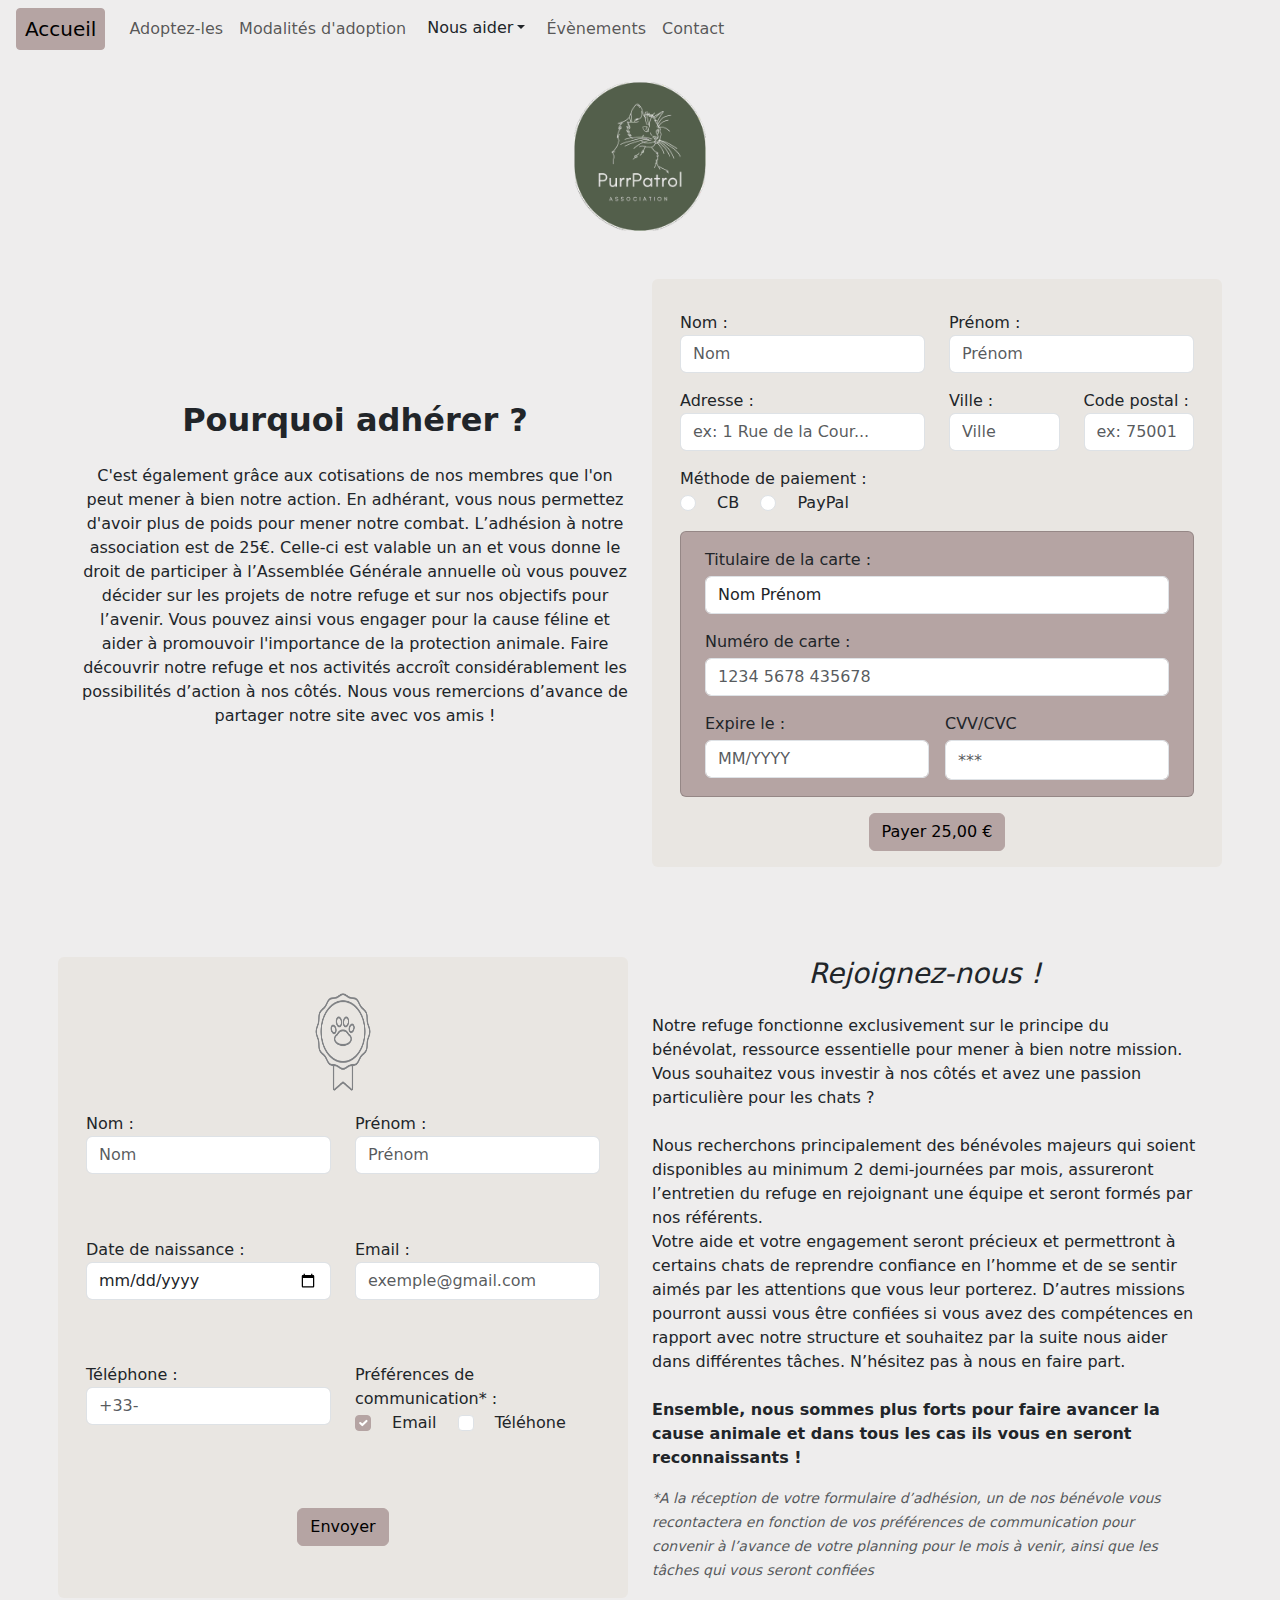
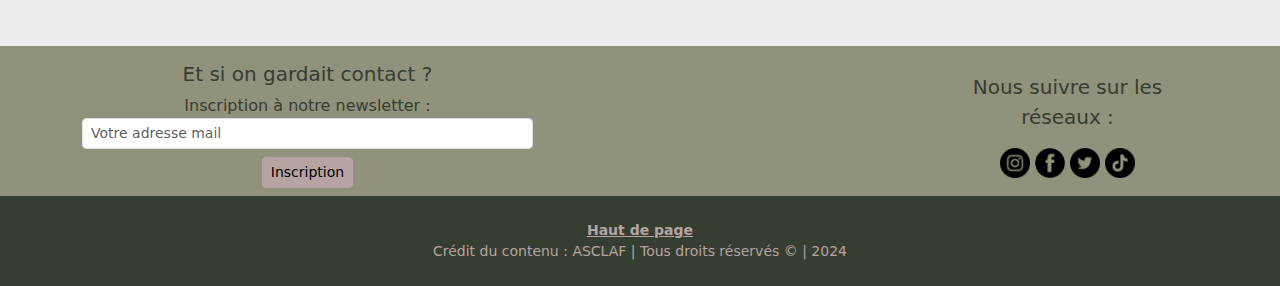
<file: 03nous_aider.html>
<!DOCTYPE html>
<html lang="fr">
<head>
    <title>PurrPatrol - Adhésion et bénévolat</title>
    <meta name="description" content="Adhérer à notre association c'est permettre à nos pensionnaires d'être aimés et choyés en attendant d'être adoptés."/>
    <meta name="keywords" content="chats, don, adoption, refuge, association, île-de-france, bénévolat"/>
    <meta charset="UTF-8">
    <meta name="viewport" content="width=device-width, initial-scale=1.0">
    <link rel="shortcut icon" href="Images2/icone_title.ico" type="image/x-icon">
    <link rel="stylesheet" href="assets/bootstrap.min.css">
</head>
<body class="bg-light">
 
    <header class="px-3">
        <nav class="navbar navbar-expand-lg">
            <a class="navbar-brand btn btn-primary btn-sm" href="index.html" type="button">Accueil</a>
                <button class="navbar-toggler" type="button" data-bs-toggle="collapse" data-bs-target="#menu" aria-controls="menu" aria-expanded="false" aria-label="Toggle navigation">
                    <span class="navbar-toggler-icon"></span></button>
                        <div class="collapse navbar-collapse" id="menu">

                            <ul class="navbar-nav">
                                <li><a href="01nos_chats.html" class="nav-link">Adoptez-les</a></li>
                                <li><a href="02modalites.html" class="nav-link">Modalités d'adoption</a></li>

                                <!-- SOUS-MENU -->
                                <li class="nav-item dropdown">
                                    <button class="btn dropdown-toggle" data-bs-toggle="dropdown" aria-expanded="false">Nous aider</button>
                                        <ul class="dropdown-menu">
                                            <li><a class="dropdown-item" href="#adhesion">Adhérer à l'association</a></li>
                                            <li><a class="dropdown-item" href="#benevolat">Devenir bénévole</a></li>
                                        </ul>
                                </li>
                                <li><a href="04evenements.html" class="nav-link">Évènements</a></li>
                                <li><a href="05contact.html" class="nav-link">Contact</a></li>
                            </ul>
                        </div>
        </nav>
    </header>

    <main>
                                                <!-- LOGO -->
        <div class="container d-flex justify-content-center">
            <img class="img p-4" style="width: 180px;" src="Images2/logo.png" alt="Logo PurrPatrol" id="logoHelp">
        </div>

        <div class="container mx-auto d-flex flex-wrap justify-content-center align-items-center mt-4">
            <div class="row row-cols-lg-2 gap-4 align-items-center">
                <div class="col"> 
                    <h2 class="text-center fw-bold pb-3" id="adhesion">Pourquoi adhérer ?</h2>
                        <p class="text-center">C'est également grâce aux cotisations de nos membres que l'on peut mener à bien notre action. En adhérant, vous nous permettez d'avoir plus de poids pour mener notre combat. L’adhésion à notre association est de 25€. Celle-ci est valable un an et vous donne le droit de participer à l’Assemblée Générale annuelle où vous pouvez décider sur les projets de notre refuge et sur nos objectifs pour l’avenir. Vous pouvez ainsi vous engager pour la cause féline et aider à promouvoir l'importance de la protection animale. Faire découvrir notre refuge et nos activités accroît considérablement les possibilités d’action à nos côtés. Nous vous remercions d’avance de partager notre site avec vos amis !</p>
                </div>

                            <!-- CRÉATION DU FORMULAIRE D'ADHÉSION -->
                <form class="row p-3 bg-secondary rounded">
                                <!-- NOM -->
                    <div class="col-6 mt-3">
                        <label for="name">Nom :</label>
                        <input type="name" class="form-control" id="name" placeholder="Nom" required>
                    </div>
                                <!-- PRÉNOM -->
                    <div class="col-6 mt-3">
                        <label for="firstname">Prénom :</label>
                        <input type="text" class="form-control" id="firstname" placeholder="Prénom" required>
                    </div>
                                <!-- ADRESSE -->
                    <div class="col-6 mt-3">
                        <label for="street">Adresse :</label>
                        <input type="text" class="form-control" id="street" placeholder="ex: 1 Rue de la Cour..." required>
                    </div>

                    <div class="col-3 mt-3">
                        <label for="city">Ville :</label>
                        <input type="text" class="form-control" id="city" placeholder="Ville" required>
                    </div>

                    <div class="col-3 mt-3">
                        <label for="zip">Code postal :</label>
                        <input type="text" class="form-control" id="zip" placeholder="ex: 75001" required>
                    </div>
                                <!-- MOYEN DE PAIEMENT -->
                    <div class="mt-3" id="payMethod"> Méthode de paiement :<br>
                        <div class="form-check-inline">
                            <input class="form-check-input form-check-inline" type="radio" id="radioCb" name="payment">
                            <label class="form-check-label form-check-inline" for="radioCb">CB</label>
                            <input class="form-check-input form-check-inline" type="radio" id="radioPaypal" name="payment">
                            <label class="form-check-label form-check-inline" for="radioPaypal">PayPal</label>
                        </div>
                        <div class="container p-0 mt-3">
                            <div class="card px-4 bg-primary" id="carteCB">
                                <div class="row gx-3 mt-3">
                                    <div class="col-12">
                                        <div class="d-flex flex-column">
                                            <p class="text mb-1">Titulaire de la carte :</p>
                                            <input class="form-control mb-3" type="text" placeholder="Name" value="Nom Prénom">
                                        </div>
                                    </div>
                                    <div class="col-12">
                                        <div class="d-flex flex-column">
                                            <p class="text mb-1">Numéro de carte :</p>
                                            <input class="form-control mb-3" type="text" placeholder="1234 5678 435678">
                                        </div>
                                    </div>
                                    <div class="col-6">
                                        <div class="d-flex flex-column">
                                            <p class="text mb-1">Expire le :</p>
                                            <input class="form-control mb-3" type="text" placeholder="MM/YYYY">
                                        </div>
                                    </div>
                                    <div class="col-6">
                                        <div class="d-flex flex-column">
                                            <p class="text mb-1">CVV/CVC</p>
                                            <input class="form-control mb-3 pt-2 " type="password" placeholder="***">
                                        </div>
                                    </div>
                                </div>
                            </div>
                        </div>
                    </div>
                            <!-- SOUMISSION DU FORMULAIRE -->
                    <div class="d-flex justify-content-center align-self-center mt-3">
                        <button type="submit" class="btn btn-primary">Payer 25,00 €</button>
                    </div>
                </form>
            </div>

            <hr>

        </div>
                        <!-- CRÉATION D'UN DEUXIÈME FORMULAIRE -->
        <div class="container mt-4 mx-auto d-flex flex-wrap justify-content-center align-items-center">

            <hr>

                <div class="row row-cols-lg-2 gap-4">
                    <form class="row p-3 mb-5 bg-secondary rounded order-sm-2 order-md-1">
                        <div class="col-12 d-flex justify-content-center">
                            <img class="img" style="width: 100px;" src="Images2/paw_logo.png" alt="Logo chat">
                        </div>
                                        <!-- NOM -->
                        <div class="col-6 mb-4">
                            <label for="nameB">Nom :</label>
                            <input type="name" class="form-control" id="nameB" placeholder="Nom" required>
                        </div>
                                        <!-- PRÉNOM -->
                        <div class="col-6">
                            <label for="firstnameB">Prénom :</label>
                            <input type="text" class="form-control" id="firstnameB" placeholder="Prénom" required>
                        </div>
                                        <!-- DATE DE NAISSANCE -->
                        <div class="col-6 mb-4">
                            <label for="date">Date de naissance :</label>
                            <input type="date" class="form-control" id="date" required>
                        </div>
                                        <!-- EMAIL -->
                        <div class="col-6">
                            <label for="mailB">Email :</label>
                            <input type="email" class="form-control" id="mailB" placeholder="exemple@gmail.com" required>
                        </div>
                                        <!-- TÉLÉPHONE -->
                        <div class="col-6 mb-4">
                            <label for="telB">Téléphone :</label>
                            <input type="tel" class="form-control" id="telB" placeholder="+33-" required>
                        </div>
                                    <!-- PRÉFÉRENCES DE COMMUNICATION -->
                        <div class="col-6"> Préférences de communication* :<br>
                            <div class="form-check-inline">
                                <input class="form-check-input form-check-inline" type="checkbox" id="prefMail" checked>
                                <label class="form-check-label form-check-inline" for="prefMail">Email</label>
                                <input class="form-check-input form-check-inline" type="checkbox" id="prefTel">
                                <label class="form-check-label form-check-inline" for="prefTel">Téléhone</label>
                            </div>
                        </div>
                                    <!-- SOUMISSION DU FORMULAIRE -->
                        <div class="d-flex justify-content-center align-self-center mb-3">
                            <button type="submit" class="btn btn-primary">Envoyer</button>
                        </div>
                    </form>

                    <div class="col pb-5 order-sm-1 order-md-2"> 
                        <h3 class="text-center fst-italic pb-3" id="benevolat">Rejoignez-nous !</h3>
                            <p>Notre refuge fonctionne exclusivement sur le principe du bénévolat, ressource essentielle pour mener à bien notre mission. Vous souhaitez vous investir à nos côtés et avez une passion particulière pour les chats ?<br><br> Nous recherchons principalement des bénévoles majeurs qui soient disponibles au minimum 2 demi-journées par mois, assureront l’entretien du refuge en rejoignant une équipe et seront formés par nos référents. <br> Votre aide et votre engagement seront précieux et permettront à certains chats de reprendre confiance en l’homme et de se sentir aimés par les attentions que vous leur porterez. D’autres missions pourront aussi vous être confiées si vous avez des compétences en rapport avec notre structure et souhaitez par la suite nous aider dans différentes tâches. N’hésitez pas à nous en faire part. <br><br><strong>Ensemble, nous sommes plus forts pour faire avancer la cause animale et dans tous les cas ils vous en seront reconnaissants !</strong> <br></p>
                
                            <p class="fst-italic"><small class="text-body-secondary">*A la réception de votre formulaire d’adhésion, un de nos bénévole vous recontactera en fonction de vos préférences de communication pour convenir à l’avance de votre planning pour le mois à venir, ainsi que les tâches qui vous seront confiées</small></p>
                    </div>

                </div>
        </div>
    </main>

    <aside class="bg-warning">
                                        <!-- INSCRIPTION NEWSLETTER -->
        <div class="container pt-3">
            <div class="row justify-content-between align-items-center">
                <div class="col-lg-5">
                    <div class="text-center text-dark">
                        <h5>Et si on gardait contact ?</h5>
                            <label for="newsletter" class="form-label-sm">Inscription à notre newsletter :</label>
                            <input type="email" class="form-control form-control-sm" id="newsletter" placeholder="Votre adresse mail">
                                <button type="submit" class="btn btn-primary btn-sm m-2">Inscription</button>
                    </div>
                </div>                               
                                      <!-- RÉSEAUX SOCIAUX -->
                <div class="col col-lg-3 mb-2">
                    <div class="text-center text-dark">
                        <p class="lead">Nous suivre sur les réseaux :</p>
                                        <!-- INSTAGRAM -->
                            <a href="#" target="_blank"><img class="img" style="width: 30px;" src="Images2/insta_logo.png" alt="Logo Instagram"></a>
                                        <!-- FACEBOOK -->
                            <a href="#" target="_blank"><img class="img" style="width: 30px;" src="Images2/facebook_logo.png" alt="Logo Facebook"></a>
                                        <!-- TWITTER -->
                            <a href="#" target="_blank"><img class="img" style="width: 30px;" src="Images2/twitter_icon2.png" alt="Logo Twitter"></a>
                                        <!-- TIKTOK -->
                            <a href="#" target="_blank"><img class="img" style="width: 30px;" src="Images2/tiktok_logo.png" alt="Logo Tiktok"></a>
                    </div>
                </div>
            </div>
        </div>
    </aside>

    <footer class="bg-dark">
        <div class="container d-flex justify-content-center p-4">
            <small class="text-center text-primary"><strong><a href="#logoHelp">Haut de page</a></strong><br>
            Crédit du contenu : <a href="https://www.refuge-asclaf.fr/" target="_blank" class="link-underline link-underline-opacity-0 link-underline-oopacity-75-hower">ASCLAF</a> | Tous droits réservés © | 2024</small>
        </div>
    </footer>

    <script src="assets/bootstrap.bundle.min.js"></script>
</body>
</html>
</file>
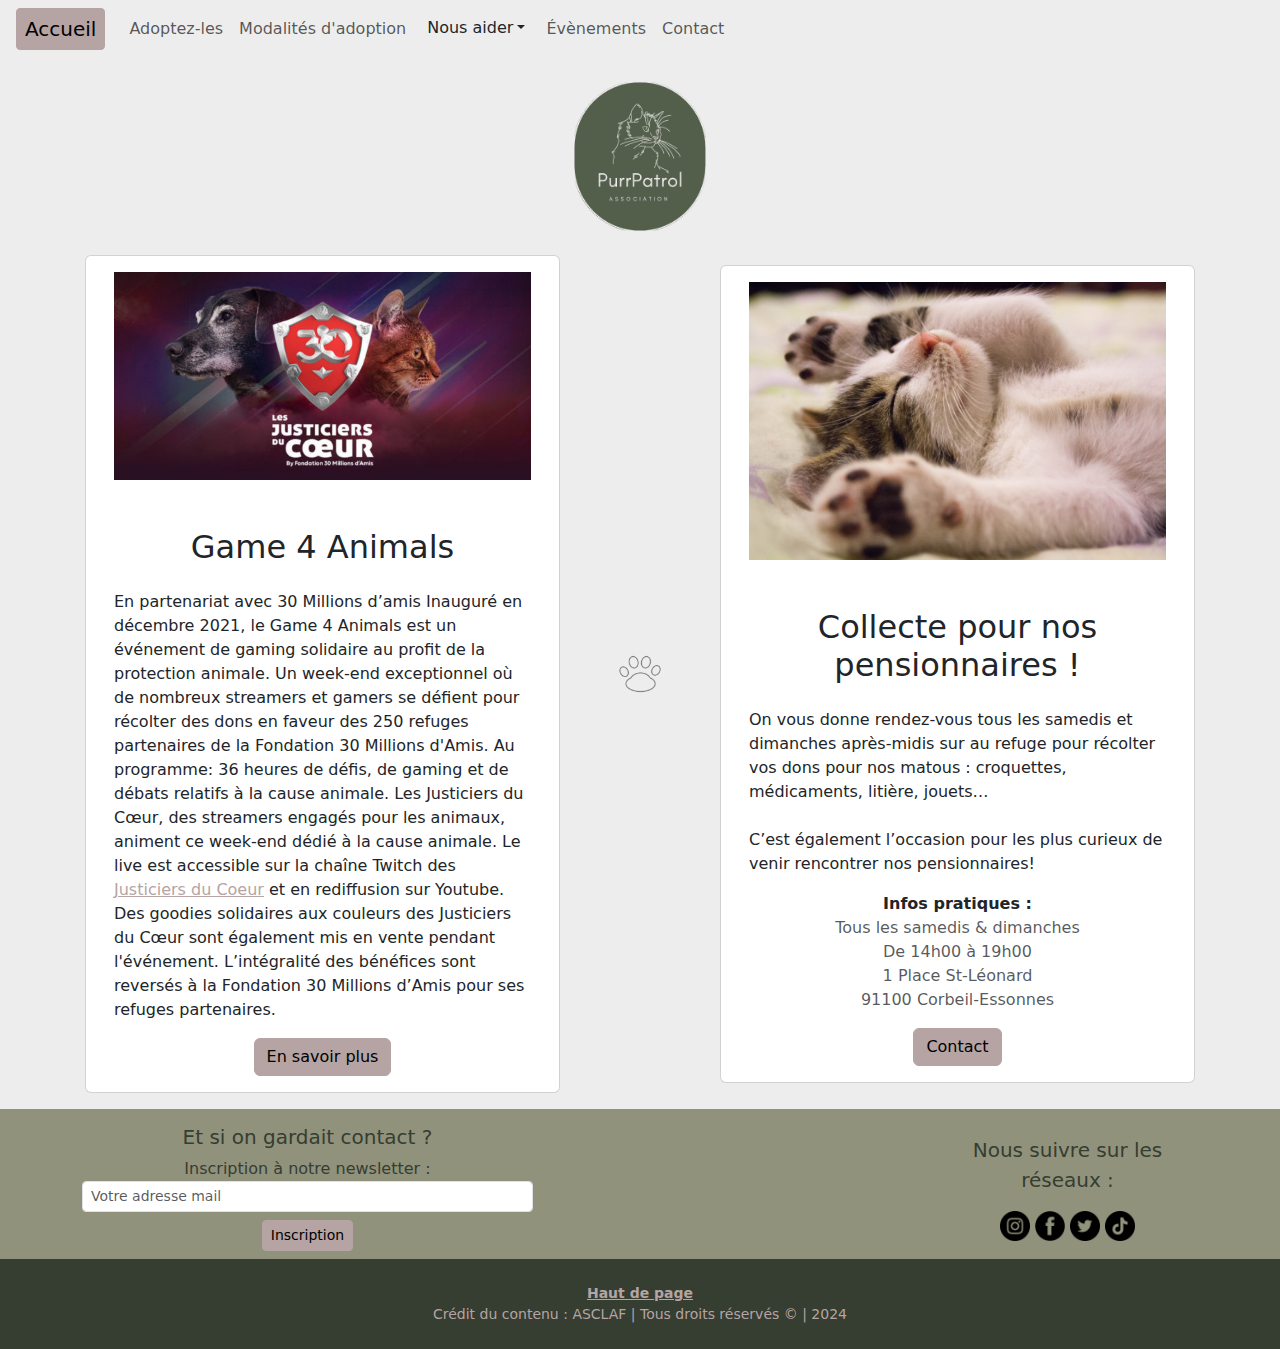
<file: 04evenements.html>
<!DOCTYPE html>
<html lang="fr">
<head>
    <title>PurrPatrol - Quoi de neuf?</title>
    <meta name="description" content="Suivez toutes nos actualités en vous inscrivant à notre newsletter."/>
    <meta name="keywords" content="chats, newsletter, évènements, refuge, association, île-de-france, bénévolat"/>
    <meta charset="UTF-8">
    <meta name="viewport" content="width=device-width, initial-scale=1.0">
    <link rel="shortcut icon" href="Images2/icone_title.ico" type="image/x-icon"> 
    <link rel="stylesheet" href="assets/bootstrap.min.css">
</head>

<body class="bg-light">

    <header class="px-3">
        <nav class="navbar navbar-expand-lg">
            <a class="navbar-brand btn btn-primary btn-sm" href="index.html" type="button">Accueil</a>
                <button class="navbar-toggler" type="button" data-bs-toggle="collapse" data-bs-target="#menu" aria-controls="menu" aria-expanded="false" aria-label="Toggle navigation">
                    <span class="navbar-toggler-icon"></span></button>
                        <div class="collapse navbar-collapse" id="menu">

                            <ul class="navbar-nav">
                                <li><a href="01nos_chats.html" class="nav-link">Adoptez-les</a></li>
                                <li><a href="02modalites.html" class="nav-link">Modalités d'adoption</a></li>

                                <!-- CRÉATION D'UN SOUS-MENU -->
                                <li class="nav-item dropdown">
                                    <button class="btn dropdown-toggle" data-bs-toggle="dropdown" aria-expanded="false">Nous aider</button>
                                        <ul class="dropdown-menu">
                                            <li><a class="dropdown-item" href="03nous_aider.html">Adhérer à l'association</a></li>
                                            <li><a class="dropdown-item" href="03nous_aider.html">Devenir bénévole</a></li>
                                        </ul>
                                </li>
                                <li><a href="04evenements.html" class="nav-link">Évènements</a></li>
                                <li><a href="05contact.html" class="nav-link">Contact</a></li>
                            </ul>
                        </div>
        </nav>
    </header> 

    <main>
                                        <!-- LOGO -->
        <div class="container d-flex justify-content-center">
            <img class="img p-4" style="width: 180px;" src="Images2/logo.png" alt="Logo PurrPatrol" id="logoEvent">
        </div>
                                        <!-- EVENT 1 -->
        <div class="container">
            <div class="row d-flex flex-wrap justify-content-around align-items-center">
                <div class="col-lg-5 card gap-3">
                    <img src="Images2/game4.jpeg" class="card-img p-3" alt="Chat qui dort">
                        <div class="card-body d-flex flex-wrap justify-content-center">
                            <h2 class="card-title pb-3">Game 4 Animals</h2>
                                <p class="card-text">En partenariat avec 30 Millions d’amis
                                Inauguré en décembre 2021, le Game 4 Animals est un événement de gaming solidaire au profit de la protection animale. Un week-end exceptionnel où de nombreux streamers et gamers se défient pour récolter des dons en faveur des 250 refuges partenaires de la Fondation 30 Millions d'Amis. Au programme: 36 heures de défis, de gaming et de débats relatifs à la cause animale. Les Justiciers du Cœur, des streamers engagés pour les animaux, animent ce week-end dédié à la cause animale. Le live est accessible sur la chaîne Twitch des <a href="https://www.twitch.tv/justiciersducoeur" target="_blank">Justiciers du Coeur</a> et en rediffusion sur Youtube. Des goodies solidaires aux couleurs des Justiciers du Cœur sont également mis en vente pendant l'événement. L’intégralité des bénéfices sont reversés à la Fondation 30 Millions d’Amis pour ses refuges partenaires.</p>
                                    <a href="https://www.30millionsdamis.fr/la-fondation/nos-evenements/game-4-animals/" class="btn btn-primary" target="_blank">En savoir plus</a>
                        </div>
                </div>
                                    <!-- LOGO POUR LE STYLE -->
                <img class="img" style="width: 100px;" src="Images2/logo_paw.png" alt="Logo patte">

                                        <!-- EVENT 2 -->
                <div class="col-lg-5 card gap-3 bg-sec">
                    <img src="Images2/chat_dodo.jpeg" class="card-img p-3" alt="Chat qui dort">
                        <div class="card-body d-flex flex-wrap flex-column justify-content-center align-items-center">
                            <h2 class="card-title text-center pb-3">Collecte pour nos pensionnaires !</h2>
                                <p class="card-text">On vous donne rendez-vous tous les samedis et dimanches après-midis sur au refuge pour récolter vos dons pour nos matous : croquettes, médicaments, litière, jouets… <br><br> C’est également l’occasion pour les plus curieux de venir rencontrer nos pensionnaires!</p>
                                    <ul class="list-group list-unstyled text-center mb-3"><strong>Infos pratiques :</strong>
                                        <li class="text-body-secondary">Tous les samedis & dimanches</li>
                                        <li class="text-body-secondary">De 14h00 à 19h00</li>
                                        <li class="text-body-secondary">1 Place St-Léonard</li>
                                        <li class="text-body-secondary">91100 Corbeil-Essonnes</li>
                                    </ul>
                                        <a href="05contact.html" class="btn btn-primary">Contact</a>
                        </div>
                </div>
            </div>
    </main>

    <aside class="bg-warning">
                                        <!-- INSCRIPTION NEWSLETTER -->
        <div class="container pt-3 mt-3">
            <div class="row justify-content-between align-items-center">
                <div class="col-lg-5">
                    <div class="text-center text-dark">
                        <h5>Et si on gardait contact ?</h5>
                            <label for="newsletter" class="form-label-sm">Inscription à notre newsletter :</label>
                            <input type="email" class="form-control form-control-sm" id="newsletter" placeholder="Votre adresse mail">
                                <button type="submit" class="btn btn-primary btn-sm m-2">Inscription</button>
                    </div>
                </div>
                                      <!-- RÉSEAUX SOCIAUX -->
                <div class="col col-lg-3 mb-2">
                    <div class="text-center text-dark">
                        <p class="lead">Nous suivre sur les réseaux :</p>
                                        <!-- INSTAGRAM -->
                            <a href="#" target="_blank"><img class="img" style="width: 30px;" src="Images2/insta_logo.png" alt="Logo Instagram"></a>
                                        <!-- FACEBOOK -->
                            <a href="#" target="_blank"><img class="img" style="width: 30px;" src="Images2/facebook_logo.png" alt="Logo Facebook"></a>
                                        <!-- TWITTER -->
                            <a href="#" target="_blank"><img class="img" style="width: 30px;" src="Images2/twitter_icon2.png" alt="Logo Twitter"></a>
                                        <!-- TIKTOK -->
                            <a href="#" target="_blank"><img class="img" style="width: 30px;" src="Images2/tiktok_logo.png" alt="Logo Tiktok"></a>
                    </div>
                </div>
            </div>
        </div>
    </aside>

    <footer class="bg-dark">
        <div class="container d-flex justify-content-center p-4">
            <small class="text-center text-primary"><strong><a href="#logoEvent">Haut de page</a></strong><br>
            Crédit du contenu : <a href="https://www.refuge-asclaf.fr/" target="_blank" class="link-underline link-underline-opacity-0 link-underline-oopacity-75-hower">ASCLAF</a> | Tous droits réservés © | 2024</small>
        </div>
    </footer>

    <script src="assets/bootstrap.bundle.min.js"></script> 
</body>
</html>
</file>
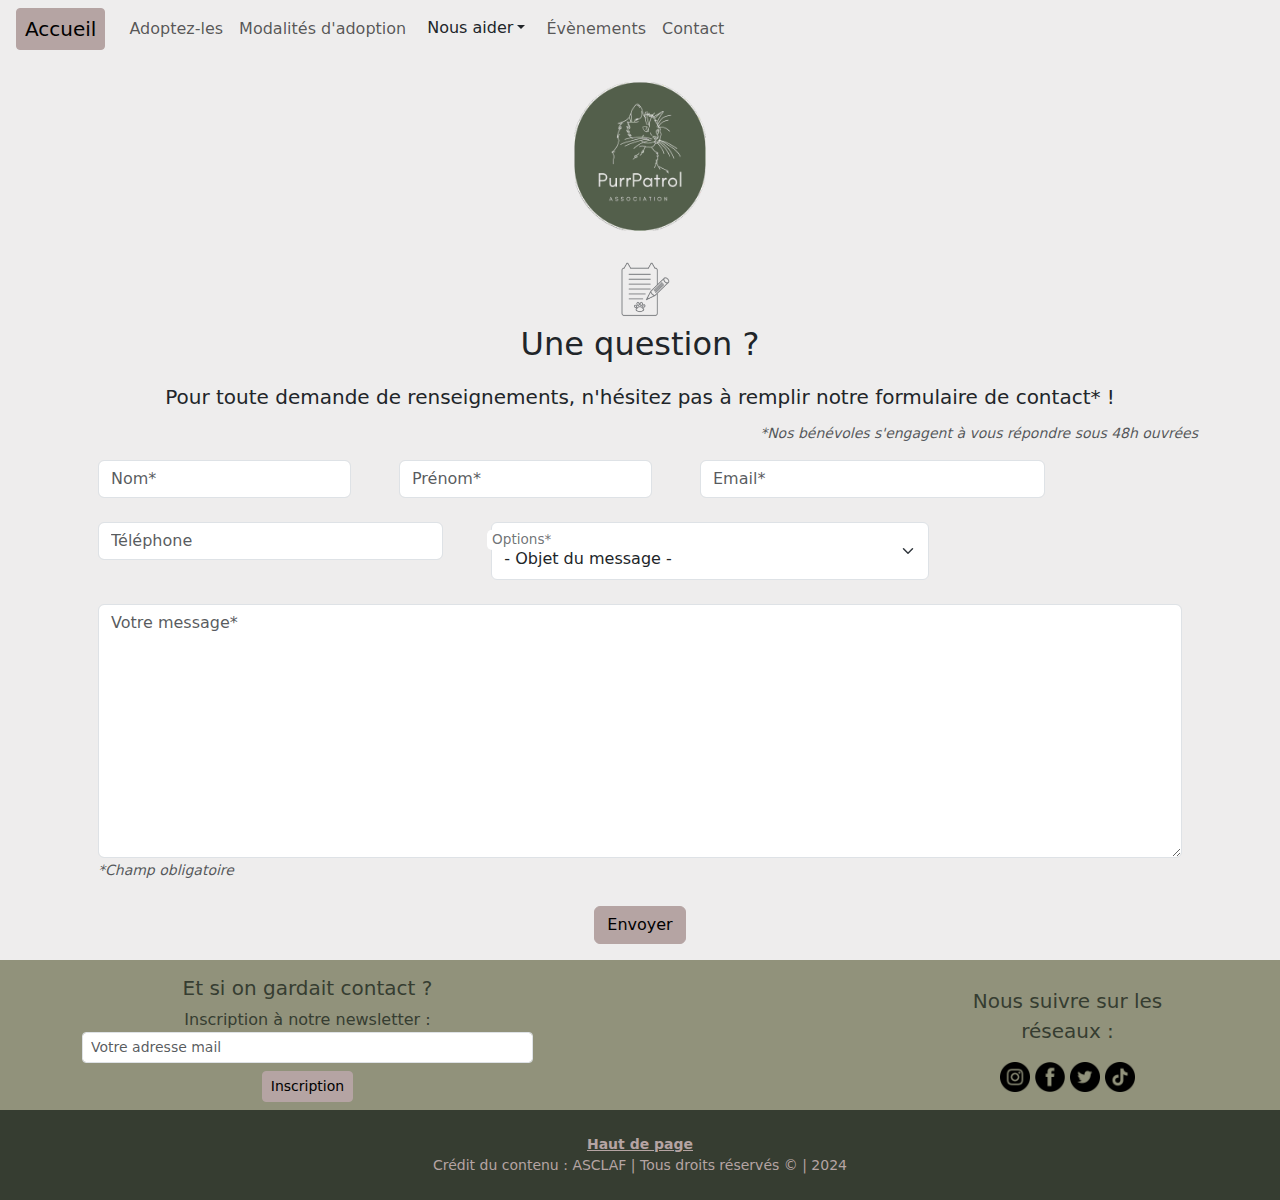
<file: 05contact.html>
<!DOCTYPE html>
<html lang="fr">
<head>
    <title>PurrPatrol - Nous contacter</title>
    <meta name="description" content="Des questions? Nos bénévoles répondent à toutes vos questions dans un délais de 48h ouvrée."/>
    <meta name="keywords" content="chats, adoption, contact, refuge, association, île-de-france, bénévolat"/>
    <meta charset="UTF-8">
    <meta name="viewport" content="width=device-width, initial-scale=1.0">
    <link rel="shortcut icon" href="Images2/icone_title.ico" type="image/x-icon">
    <link rel="stylesheet" href="assets/bootstrap.min.css">
</head>

<body class="bg-light">

    <header class="px-3">
        <nav class="navbar navbar-expand-lg">
            <a class="navbar-brand btn btn-primary btn-sm" href="index.html" type="button">Accueil</a>
                <button class="navbar-toggler" type="button" data-bs-toggle="collapse" data-bs-target="#menu" aria-controls="menu" aria-expanded="false" aria-label="Toggle navigation">
                    <span class="navbar-toggler-icon"></span></button>
                        <div class="collapse navbar-collapse" id="menu">

                            <ul class="navbar-nav">
                                <li><a href="01nos_chats.html" class="nav-link">Adoptez-les</a></li>
                                <li><a href="02modalites.html" class="nav-link">Modalités d'adoption</a></li>

                                <li class="nav-item dropdown">
                                    <button class="btn dropdown-toggle" data-bs-toggle="dropdown" aria-expanded="false">Nous aider</button>
                                        <ul class="dropdown-menu">
                                            <li><a class="dropdown-item" href="03nous_aider.html">Adhérer à l'association</a></li>
                                            <li><a class="dropdown-item" href="03nous_aider.html">Devenir bénévole</a></li>
                                        </ul>
                                </li>
                                <li><a href="04evenements.html" class="nav-link">Évènements</a></li>
                                <li><a href="05contact.html" class="nav-link">Contact</a></li>
                            </ul>
                        </div>
        </nav>
    </header> 

    
    <main>
                                        <!-- LOGO -->
        <div class="container d-flex justify-content-center">
            <img class="img p-4" style="width: 180px;" src="Images2/logo.png" alt="Logo PurrPatrol" id="logoContact">
        </div>

                                    <!-- FORMULAIRE DE CONTACT -->
        <div class="container mx-auto d-flex flex-wrap flex-column justify-content-center align-items-center">
            <img class="img" style="width: 70px;" src="Images2/logo_message.png" alt="Logo dons">
                <h2 class="pb-3">Une question ?</h2>
                    <p class="lead lh-1">Pour toute demande de renseignements, n'hésitez pas à remplir notre formulaire de contact* !</p> 
                        <small class="fst-italic fw-lighter align-self-end text-body-secondary">*Nos bénévoles s'engagent à vous répondre sous 48h ouvrées</small>

            <form class="p-3">
                <div class="row gap-4">
                                            <!-- NOM -->
                    <div class="col-lg-3">
                      <input type="text" class="form-control" placeholder="Nom*" aria-label="Nom de famille"  required>
                    </div>
                                            <!-- PRÉNOM -->
                    <div class="col-lg-3">
                      <input type="text" class="form-control" placeholder="Prénom*" aria-label="Prénom" required>
                    </div>
                                            <!-- EMAIL -->
                    <div class="col-lg-4">
                        <input type="email" class="form-control" placeholder="Email*" aria-label="Adresse mail" required>
                    </div>
                                            <!-- TÉLÉPHONE -->
                    <div class="col-lg-4">
                        <input type="text" class="form-control" placeholder="Téléphone" aria-label="Téléphone">
                    </div>
                                    <!-- MENU DÉROULANT POUR CHOISIR L'OBJET DU MESSAGE DANS UNE LISTE DONNÉE -->
                    <div class="col-lg-5 form-floating">
                        <select class="form-select" aria-label="Options" id="objet" required>
                            <option selected>- Objet du message -</option>
                            <option value="1">Demande de renseignements</option>
                            <option value="2">Prise de rendez-vous pour adoption</option>
                            <option value="3">Autre demande</option>
                        </select>
                        <label for="objet">Options*</label>
                    </div>
                                            <!-- MESSAGE -->
                    <div class="col-lg-12">
                        <textarea name="message" id="message" cols="30" rows="10" type="text" class="form-control" placeholder="Votre message*" aria-label="Adresse mail" required></textarea>
                            <small class="text-body-secondary fst-italic">*Champ obligatoire</small>
                    </div>
                                        <!-- SOUMISSION DU FORMULAIRE -->
                    <div class="d-flex justify-content-center align-self-center">
                        <button class="btn btn-primary" type="submit">Envoyer</button>
                    </div>
                </div>
            </form>
        </div>
    </main>

    <aside class="bg-warning">
        <div class="container pt-3">
            <div class="row justify-content-between align-items-center">
                                    <!-- INSCRIPTION NEWSLETTER -->
                <div class="col-lg-5">
                    <div class="text-center text-dark">
                        <h5>Et si on gardait contact ?</h5>
                            <label for="newsletter" class="form-label-sm">Inscription à notre newsletter :</label>
                            <input type="email" class="form-control form-control-sm" id="newsletter" placeholder="Votre adresse mail">
                                <button type="submit" class="btn btn-primary btn-sm m-2">Inscription</button>
                    </div>
                </div>
                                      <!-- RÉSEAUX SOCIAUX -->
                <div class="col col-lg-3 mb-2">
                    <div class="text-center text-dark">
                        <p class="lead">Nous suivre sur les réseaux :</p>
                                        <!-- INSTAGRAM -->
                            <a href="#" target="_blank"><img class="img" style="width: 30px;" src="Images2/insta_logo.png" alt="Logo Instagram"></a>
                                        <!-- FACEBOOK -->
                            <a href="#" target="_blank"><img class="img" style="width: 30px;" src="Images2/facebook_logo.png" alt="Logo Facebook"></a>
                                        <!-- TWITTER -->
                            <a href="#" target="_blank"><img class="img" style="width: 30px;" src="Images2/twitter_icon2.png" alt="Logo Twitter"></a>
                                        <!-- TIKTOK -->
                            <a href="#" target="_blank"><img class="img" style="width: 30px;" src="Images2/tiktok_logo.png" alt="Logo Tiktok"></a>
                    </div>
                </div>
            </div>
        </div>
    </aside>

    <footer class="bg-dark">
        <div class="container d-flex justify-content-center p-4">
            <small class="text-center text-primary"><strong><a href="#logoContact">Haut de page</a></strong><br>
            Crédit du contenu : <a href="https://www.refuge-asclaf.fr/" target="_blank" class="link-underline link-underline-opacity-0 link-underline-oopacity-75-hower">ASCLAF</a> | Tous droits réservés © | 2024</small>
        </div>
    </footer>
                                        
    <script src="assets/bootstrap.bundle.min.js"></script> 
</body>
</html>
</file>
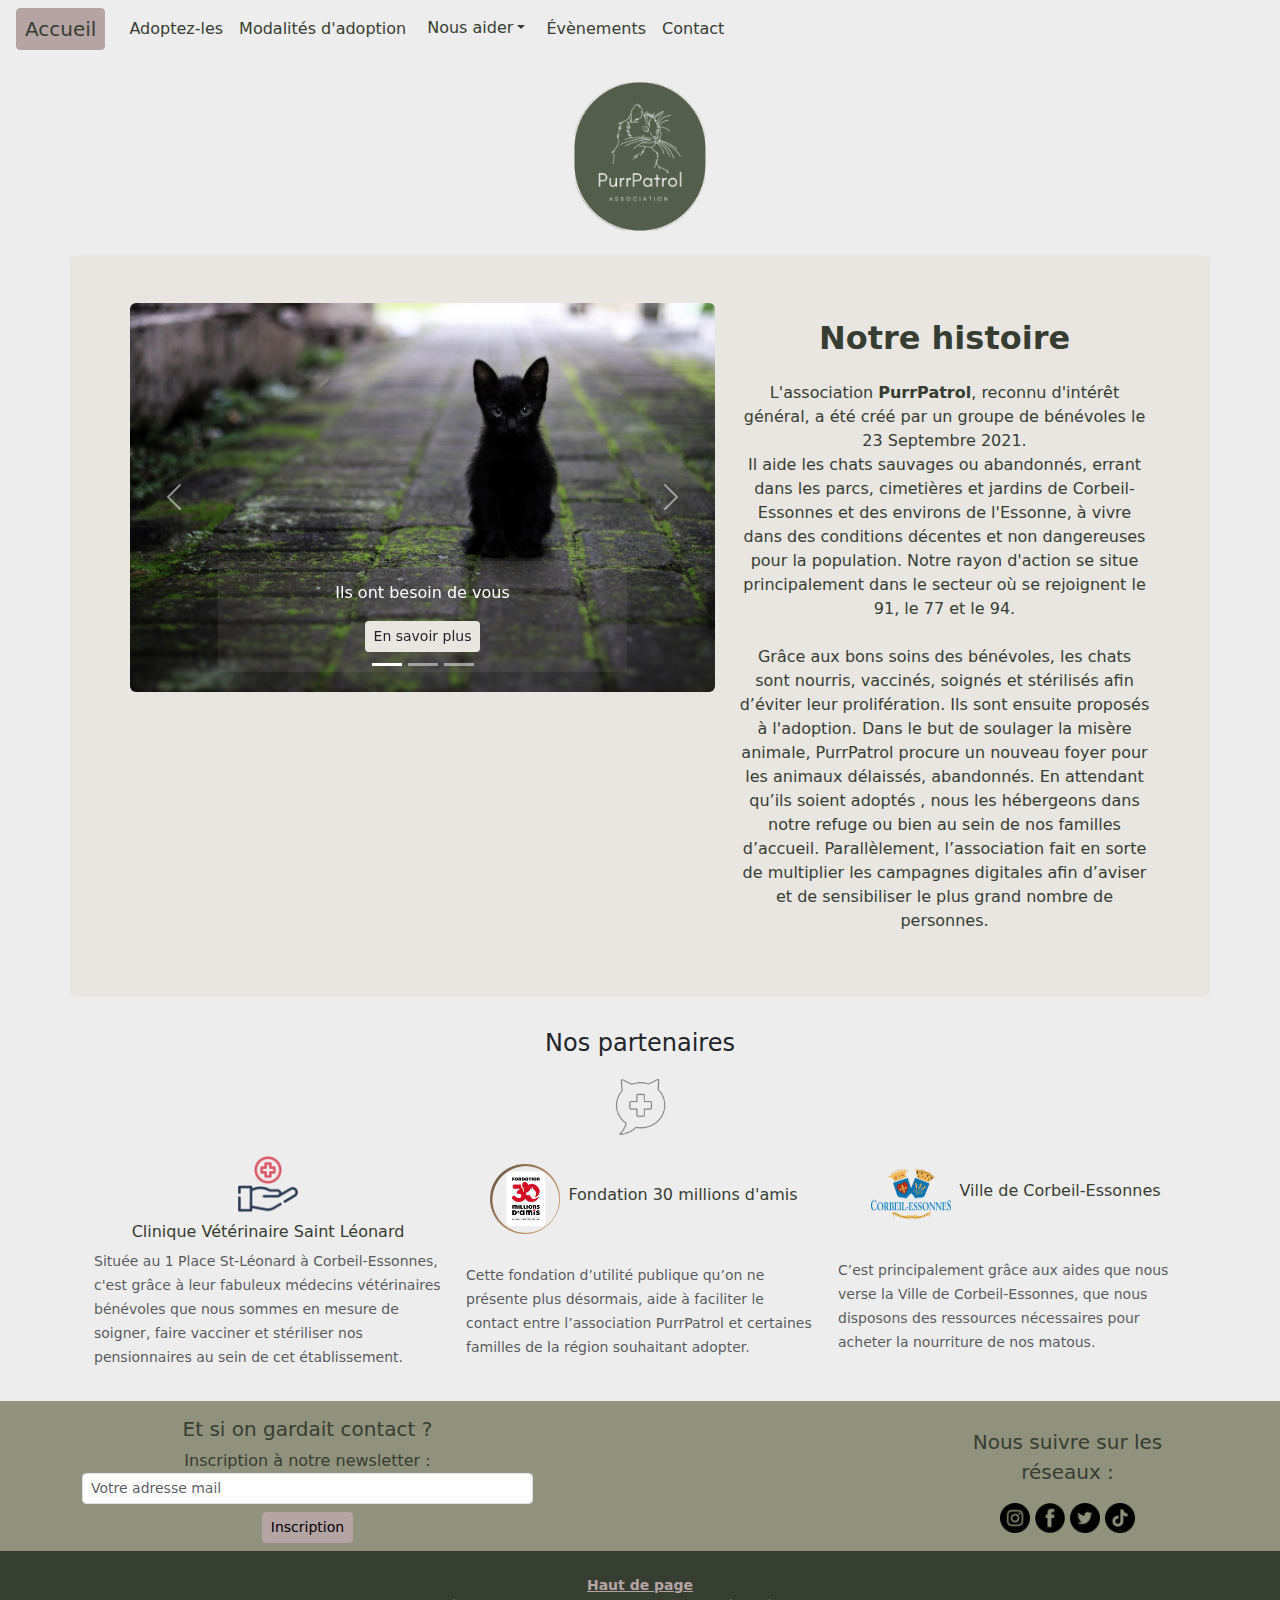
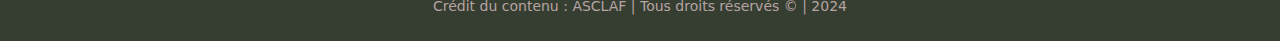
<file: accueil.html>
<!DOCTYPE html>
<html lang="fr">
<head>
    <title>PurrPatrol - Refuge pour chats</title>
    <meta name="description" content="Bienvenue sur le site de l'association PurrPatrol. PurrPatrol est un refuge pour chat abandonnés en Île-de-France. Nous agissons dans le 91, 94 et 77."/>
    <meta name="keywords" content="chats, adoption, refuge, association, île-de-france, bénévolat"/>
    <meta charset="UTF-8">
    <meta name="viewport" content="width=device-width, initial-scale=1.0">
    <link rel="shortcut icon" href="Images2/icone_title.ico" type="image/x-icon">
    <link rel="stylesheet" href="assets/bootstrap.min.css">
</head>

<body class="bg-light">

                <!-- DÉFINITION D'UN MENU DE NAVIGATION RESPONSIVE AVEC MENU BURGER -->
    <header class="px-3">
        <nav class="navbar navbar-expand-lg">
            <a class="navbar-brand text-dark btn btn-primary btn-sm" href="accueil.html" type="button">Accueil</a>
                <button class="navbar-toggler" type="button" data-bs-toggle="collapse" data-bs-target="#menu" aria-controls="menu" aria-expanded="false" aria-label="Toggle navigation">
                    <span class="navbar-toggler-icon"></span></button>
                        <div class="collapse navbar-collapse" id="menu">

                            <ul class="navbar-nav">
                                <li><a href="nos_chats.html" class="nav-link text-dark">Adoptez-les</a></li>

                                <li><a href="modalites.html" class="nav-link text-dark">Modalités d'adoption</a></li>
                                            <!-- CRÉATION D'UN SOUS-MENU -->
                                <li class="nav-item dropdown">
                                    <button class="btn dropdown-toggle text-dark" data-bs-toggle="dropdown" aria-expanded="false">Nous aider</button>
                                        <ul class="dropdown-menu bg-warning-light">
                                            <li><a class="dropdown-item text-dark" href="nous_aider.html">Adhérer à l'association</a></li>
                                            <li><a class="dropdown-item text-dark" href="nous_aider.html">Devenir bénévole</a></li>
                                        </ul>
                                </li>
                                <li><a href="evenements.html" class="nav-link text-dark">Évènements</a></li>

                                <li><a href="contact.html" class="nav-link text-dark">Contact</a></li>
                            </ul>
                        </div>
        </nav>
    </header> 


                             <!-- UTILISATION DU SYSTÈME DE GRILLE BOOTSTRAP POUR LE CONTENU DE LA PAGE -->
    <main>
                                                        <!-- LOGO -->
        <div class="container d-flex justify-content-center">
            <img class="img p-4" style="width: 180px;" src="Images2/logo.png" alt="Logo PurrPatrol" id="logoAccueil">
        </div>

        <div class="container bg-secondary rounded d-flex flex-wrap justify-content-center align-items-center p-5">
            <div class="row mx-auto">
                <div class="col-lg-7">

                    <!-- CRÉATION D'UN CAROUSEL AVEC INDICATORS -->
                    <div id="diaporama" class="carousel slide carousel-fade" data-bs-ride="carousel">
                        <div class="carousel-indicators">
                            <button type="button" data-bs-target="#diaporama" data-bs-slide-to="0" aria-current="true" class="active" aria-label="Slide 1"></button>
                            <button type="button" data-bs-target="#diaporama" data-bs-slide-to="1" aria-label="Slide 2"></button>
                            <button type="button" data-bs-target="#diaporama" data-bs-slide-to="2" aria-label="Slide 3"></button>
                        </div>

                        <div class="carousel-inner">
                                        <!-- SLIDE 1 -->
                            <div class="carousel-item active" data-bs-interval="6000">
                                <img src="Images2/chatonNoir.jpeg"  alt="Chaton noir" class="d-block w-100 rounded">
                                    <div class="carousel-caption bg-primary bg-opacity-10">
                                        <p>Ils ont besoin de vous</p>
                                            <a type="button" class="btn btn-sm bg-secondary" href="nous_aider.html">En savoir plus</a>
                                    </div>
                            </div>
                                        <!-- SLIDE 2 -->
                            <div class="carousel-item" data-bs-interval="6000">
                                <img src="Images2/chaton1.jpeg"  alt="Chaton tigré" class="d-block w-100 rounded">
                                    <div class="carousel-caption bg-primary bg-opacity-10">
                                        <p class="text fst-italic">PurrPatrol procure un nouveau foyer pour les animaux délaissés, abandonnés. En attendant qu’ils soient adoptés, nous les hébergeons dans notre refuge ou bien au sein de nos familles d’accueil. </p>
                                    </div>
                            </div>
                                        <!-- SLIDE 3 -->
                            <div class="carousel-item" data-bs-interval="6000">
                                <img src="Images2/chatblanc.jpeg"  alt="Chat blanc" class="d-block w-100 rounded">
                                    <div class="carousel-caption bg-primary bg-opacity-10">
                                        <p class="lead">Chaque année en France, c'est 11 animaux domestiques qui sont abandonnés par heure...</p>
                                            <a type="button" class="btn btn-sm bg-secondary" href="modalites.html">Rejoignez notre combat</a>
                                    </div>
                            </div>
                        
                                        <!-- BOUTONS DE CONTRÔLE -->
                            <button class="carousel-control-prev"  type="button"   data-bs-target="#diaporama"  data-bs-slide="prev">
                                <span class="carousel-control-prev-icon" aria-hidden="true"></span>
                                <span class="visually-hidden">Previous</span></button>

                            <button class="carousel-control-next"  type="button"   data-bs-target="#diaporama"   data-bs-slide="next">
                                <span class="carousel-control-next-icon" aria-hidden="true"></span>
                                <span class="visually-hidden">Next</span></button>
                        </div>
                    </div>
                </div>                 

                                    <!-- CARTE : NOTRE HISTOIRE -->
                <div class="col">
                    <div class=" text-dark">
                        <h2 class="text-center fw-bold p-3" id="histoire">Notre histoire</h2>
                             <p class="fw-light text-center">L'association <strong class="fw-bold">PurrPatrol</strong>, reconnu d'intérêt général, a été créé par un groupe de bénévoles le 23 Septembre 2021.<br> Il aide les chats sauvages ou abandonnés, errant dans les parcs, cimetières et jardins de Corbeil-Essonnes et des environs de l'Essonne, à vivre dans des conditions décentes et non dangereuses pour la population. Notre rayon d'action se situe principalement dans le secteur où se rejoignent le 91, le 77 et le 94. <br><br> Grâce aux bons soins des bénévoles, les chats sont nourris, vaccinés, soignés et stérilisés afin d’éviter leur prolifération. Ils sont ensuite proposés à l'adoption. Dans le but de soulager la misère animale, PurrPatrol procure un nouveau foyer pour les animaux délaissés, abandonnés. En attendant qu’ils soient adoptés , nous les hébergeons dans notre refuge ou bien au sein de nos familles d’accueil. Parallèlement, l’association fait en sorte de multiplier les campagnes digitales afin d’aviser et de sensibiliser le plus grand nombre de personnes.
                    </div>
                </div>
            </div>
        </div>

                                    <!-- CARTE : NOS PARTENAIRES -->
        <div class="container">
            <div class="row mx-auto pb-3">
                <h4 class="text-center pt-3 mt-3" id="partenaires">Nos partenaires</h4>
                    <div class="col-lg-12 d-flex justify-content-evenly align-items-center">
                        <img class="img" style="width: 80px;" src="Images2/logo_partenaires.png" alt="Logo partenaires">
                    </div>
                                            <!-- PARTENAIRE 1 -->
                    <div class="col-lg-4 d-flex flex-wrap justify-content-center align-items-center bg-light text-dark">
                        <img class="img m-2" style="width: 60px;" src="Images2/logo_clinique.png" alt="Logo clinique">
                            <h6 class="text-center">Clinique Vétérinaire Saint Léonard</h6>
                                <p><small class="text-body-secondary">Située au 1 Place St-Léonard à Corbeil-Essonnes, c'est grâce à leur fabuleux médecins vétérinaires bénévoles que nous sommes en mesure de soigner, faire vacciner et stériliser nos pensionnaires au sein de cet établissement.</small></p>
                    </div>
                                            <!-- PARTENAIRE 2 -->
                    <div class="col-lg-4 d-flex flex-wrap justify-content-center align-items-center bg-light text-dark">
                        <img class="img m-2" style="width: 70px;" src="Images2/30mill.png" alt="Logo 30millions d'amis">
                            <h6 class="text-center">Fondation 30 millions d'amis</h6>
                                <p><small class="text-body-secondary">Cette fondation d’utilité publique qu’on ne présente plus désormais, aide à faciliter le contact entre l’association PurrPatrol et certaines familles de la région souhaitant adopter.</small></p>
                    </div>
                                            <!-- PARTENAIRE 3 -->
                    <div class="col-lg-4 d-flex flex-wrap justify-content-center align-items-center bg-light text-dark">
                        <img class="img m-2" style="width: 80px;" src="Images2/villeCorbeil.png" alt="Logo ville de Corbeil">
                            <h6 class="text-center">Ville de Corbeil-Essonnes</h6>
                                <p><small class="text-body-secondary">C’est principalement grâce aux aides que nous verse la Ville de Corbeil-Essonnes, que nous disposons des ressources nécessaires pour acheter la nourriture de nos matous.</small></p>
                    </div>
            </div>
        </div> 
    </main>

                                            <!-- SECTION ASIDE -->
    <aside class="bg-warning">
                                        <!-- INSCRIPTION NEWSLETTER -->
        <div class="container pt-3">
            <div class="row justify-content-between align-items-center">
                <div class="col-lg-5">
                    <div class="text-center text-dark">
                        <h5>Et si on gardait contact ?</h5>
                            <label for="newsletter" class="form-label-sm">Inscription à notre newsletter :</label>
                            <input type="email" class="form-control form-control-sm" id="newsletter" placeholder="Votre adresse mail">
                                <button type="submit" class="btn btn-primary btn-sm m-2">Inscription</button>
                    </div>
                </div>             
                                        <!-- RÉSEAUX SOCIAUX -->
                <div class="col col-lg-3 mb-2">
                    <div class="text-center text-dark">
                        <p class="lead">Nous suivre sur les réseaux :</p>
                                        <!-- INSTAGRAM -->
                            <a href="#" target="_blank"><img class="img" style="width: 30px;" src="Images2/insta_logo.png" alt="Logo Instagram"></a>
                                        <!-- FACEBOOK -->
                            <a href="#" target="_blank"><img class="img" style="width: 30px;" src="Images2/facebook_logo.png" alt="Logo Facebook"></a>
                                        <!-- TWITTER -->
                            <a href="#" target="_blank"><img class="img" style="width: 30px;" src="Images2/twitter_icon2.png" alt="Logo Twitter"></a>
                                        <!-- TIKTOK -->
                            <a href="#" target="_blank"><img class="img" style="width: 30px;" src="Images2/tiktok_logo.png" alt="Logo Tiktok"></a>
                    </div>
                </div>
            </div>
        </div>
    </aside>

                                            <!-- FOOTER -->
    <footer class="bg-dark">
        <div class="container d-flex justify-content-center p-4">
            <small class="text-center text-primary"><strong><a href="#logoAccueil">Haut de page</a></strong><br>
            Crédit du contenu : <a href="https://www.refuge-asclaf.fr/" target="_blank" class="link-underline link-underline-opacity-0 link-underline-oopacity-75-hower">ASCLAF</a> | Tous droits réservés © | 2024</small>
        </div>
    </footer>

    <script src="assets/bootstrap.bundle.min.js"></script> 
</body>
</html>
</file>
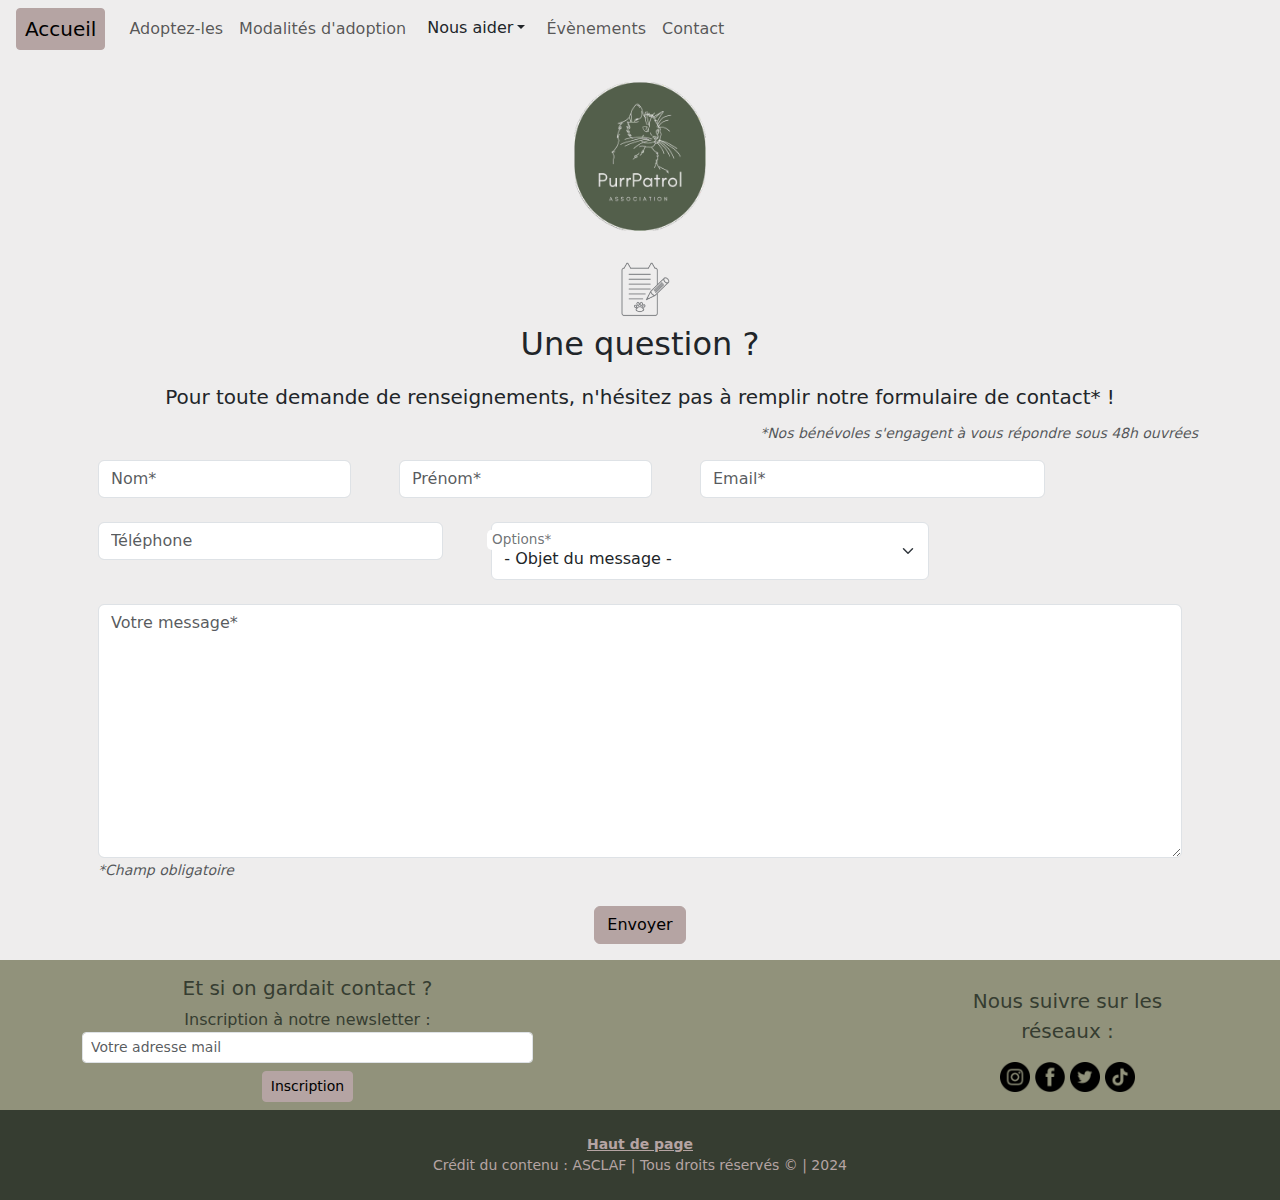
<file: contact.html>
<!DOCTYPE html>
<html lang="fr">
<head>
    <title>PurrPatrol - Nous contacter</title>
    <meta name="description" content="Des questions? Nos bénévoles répondent à toutes vos questions dans un délais de 48h ouvrée."/>
    <meta name="keywords" content="chats, adoption, contact, refuge, association, île-de-france, bénévolat"/>
    <meta charset="UTF-8">
    <meta name="viewport" content="width=device-width, initial-scale=1.0">
    <link rel="shortcut icon" href="Images2/icone_title.ico" type="image/x-icon">
    <link rel="stylesheet" href="assets/bootstrap.min.css">
</head>

<body class="bg-light">

    <header class="px-3">
        <nav class="navbar navbar-expand-lg">
            <a class="navbar-brand btn btn-primary btn-sm" href="accueil.html" type="button">Accueil</a>
                <button class="navbar-toggler" type="button" data-bs-toggle="collapse" data-bs-target="#menu" aria-controls="menu" aria-expanded="false" aria-label="Toggle navigation">
                    <span class="navbar-toggler-icon"></span></button>
                        <div class="collapse navbar-collapse" id="menu">

                            <ul class="navbar-nav">
                                <li><a href="nos_chats.html" class="nav-link">Adoptez-les</a></li>
                                <li><a href="modalites.html" class="nav-link">Modalités d'adoption</a></li>

                                <li class="nav-item dropdown">
                                    <button class="btn dropdown-toggle" data-bs-toggle="dropdown" aria-expanded="false">Nous aider</button>
                                        <ul class="dropdown-menu">
                                            <li><a class="dropdown-item" href="nous_aider.html">Adhérer à l'association</a></li>
                                            <li><a class="dropdown-item" href="nous_aider.html">Devenir bénévole</a></li>
                                        </ul>
                                </li>
                                <li><a href="evenements.html" class="nav-link">Évènements</a></li>
                                <li><a href="contact.html" class="nav-link">Contact</a></li>
                            </ul>
                        </div>
        </nav>
    </header> 

    
    <main>
                                        <!-- LOGO -->
        <div class="container d-flex justify-content-center">
            <img class="img p-4" style="width: 180px;" src="Images2/logo.png" alt="Logo PurrPatrol" id="logoContact">
        </div>

                                    <!-- FORMULAIRE DE CONTACT -->
        <div class="container mx-auto d-flex flex-wrap flex-column justify-content-center align-items-center">
            <img class="img" style="width: 70px;" src="Images2/logo_message.png" alt="Logo dons">
                <h2 class="pb-3">Une question ?</h2>
                    <p class="lead lh-1">Pour toute demande de renseignements, n'hésitez pas à remplir notre formulaire de contact* !</p> 
                        <small class="fst-italic fw-lighter align-self-end text-body-secondary">*Nos bénévoles s'engagent à vous répondre sous 48h ouvrées</small>

            <form class="p-3">
                <div class="row gap-4">
                                            <!-- NOM -->
                    <div class="col-lg-3">
                      <input type="text" class="form-control" placeholder="Nom*" aria-label="Nom de famille"  required>
                    </div>
                                            <!-- PRÉNOM -->
                    <div class="col-lg-3">
                      <input type="text" class="form-control" placeholder="Prénom*" aria-label="Prénom" required>
                    </div>
                                            <!-- EMAIL -->
                    <div class="col-lg-4">
                        <input type="email" class="form-control" placeholder="Email*" aria-label="Adresse mail" required>
                    </div>
                                            <!-- TÉLÉPHONE -->
                    <div class="col-lg-4">
                        <input type="text" class="form-control" placeholder="Téléphone" aria-label="Téléphone">
                    </div>
                                    <!-- MENU DÉROULANT POUR CHOISIR L'OBJET DU MESSAGE DANS UNE LISTE DONNÉE -->
                    <div class="col-lg-5 form-floating">
                        <select class="form-select" aria-label="Options" id="objet" required>
                            <option selected>- Objet du message -</option>
                            <option value="1">Demande de renseignements</option>
                            <option value="2">Prise de rendez-vous pour adoption</option>
                            <option value="3">Autre demande</option>
                        </select>
                        <label for="objet">Options*</label>
                    </div>
                                            <!-- MESSAGE -->
                    <div class="col-lg-12">
                        <textarea name="message" id="message" cols="30" rows="10" type="text" class="form-control" placeholder="Votre message*" aria-label="Adresse mail" required></textarea>
                            <small class="text-body-secondary fst-italic">*Champ obligatoire</small>
                    </div>
                                        <!-- SOUMISSION DU FORMULAIRE -->
                    <div class="d-flex justify-content-center align-self-center">
                        <button class="btn btn-primary" type="submit">Envoyer</button>
                    </div>
                </div>
            </form>
        </div>
    </main>

    <aside class="bg-warning">
        <div class="container pt-3">
            <div class="row justify-content-between align-items-center">
                                    <!-- INSCRIPTION NEWSLETTER -->
                <div class="col-lg-5">
                    <div class="text-center text-dark">
                        <h5>Et si on gardait contact ?</h5>
                            <label for="newsletter" class="form-label-sm">Inscription à notre newsletter :</label>
                            <input type="email" class="form-control form-control-sm" id="newsletter" placeholder="Votre adresse mail">
                                <button type="submit" class="btn btn-primary btn-sm m-2">Inscription</button>
                    </div>
                </div>
                                      <!-- RÉSEAUX SOCIAUX -->
                <div class="col col-lg-3 mb-2">
                    <div class="text-center text-dark">
                        <p class="lead">Nous suivre sur les réseaux :</p>
                                        <!-- INSTAGRAM -->
                            <a href="#" target="_blank"><img class="img" style="width: 30px;" src="Images2/insta_logo.png" alt="Logo Instagram"></a>
                                        <!-- FACEBOOK -->
                            <a href="#" target="_blank"><img class="img" style="width: 30px;" src="Images2/facebook_logo.png" alt="Logo Facebook"></a>
                                        <!-- TWITTER -->
                            <a href="#" target="_blank"><img class="img" style="width: 30px;" src="Images2/twitter_icon2.png" alt="Logo Twitter"></a>
                                        <!-- TIKTOK -->
                            <a href="#" target="_blank"><img class="img" style="width: 30px;" src="Images2/tiktok_logo.png" alt="Logo Tiktok"></a>
                    </div>
                </div>
            </div>
        </div>
    </aside>

    <footer class="bg-dark">
        <div class="container d-flex justify-content-center p-4">
            <small class="text-center text-primary"><strong><a href="#logoContact">Haut de page</a></strong><br>
            Crédit du contenu : <a href="https://www.refuge-asclaf.fr/" target="_blank" class="link-underline link-underline-opacity-0 link-underline-oopacity-75-hower">ASCLAF</a> | Tous droits réservés © | 2024</small>
        </div>
    </footer>
                                        
    <script src="assets/bootstrap.bundle.min.js"></script> 
</body>
</html>
</file>
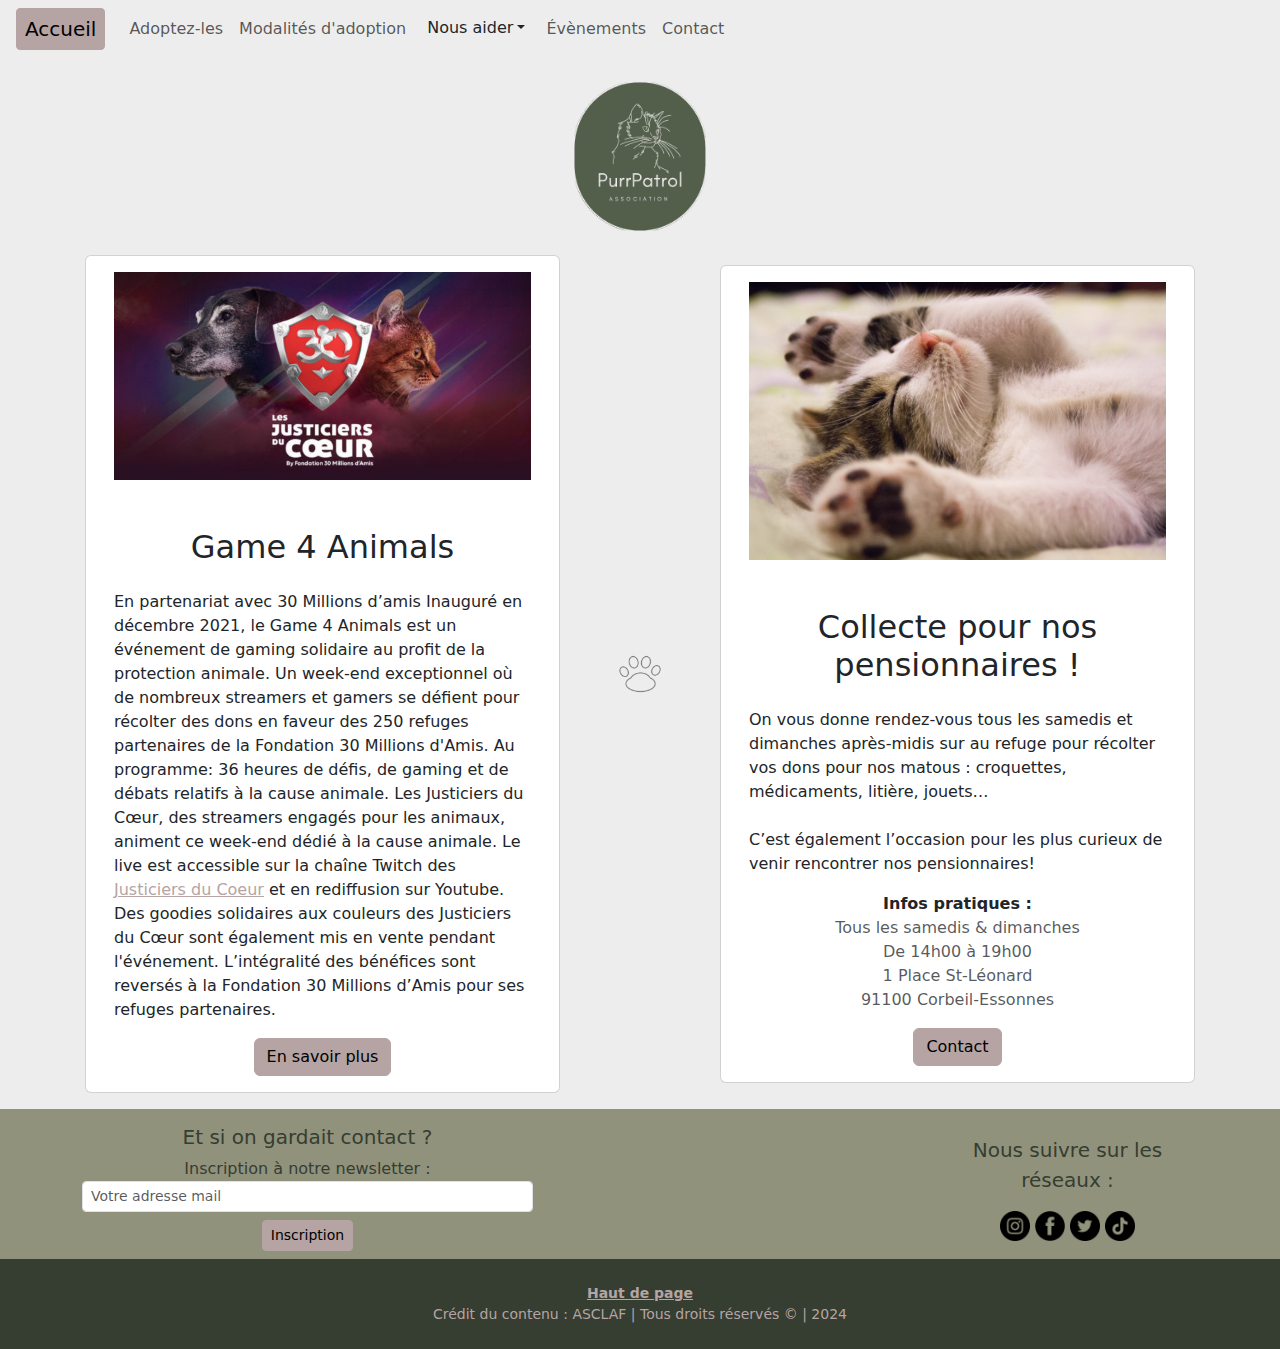
<file: evenements.html>
<!DOCTYPE html>
<html lang="fr">
<head>
    <title>PurrPatrol - Quoi de neuf?</title>
    <meta name="description" content="Suivez toutes nos actualités en vous inscrivant à notre newsletter."/>
    <meta name="keywords" content="chats, newsletter, évènements, refuge, association, île-de-france, bénévolat"/>
    <meta charset="UTF-8">
    <meta name="viewport" content="width=device-width, initial-scale=1.0">
    <link rel="shortcut icon" href="Images2/icone_title.ico" type="image/x-icon"> 
    <link rel="stylesheet" href="assets/bootstrap.min.css">
</head>

<body class="bg-light">

    <header class="px-3">
        <nav class="navbar navbar-expand-lg">
            <a class="navbar-brand btn btn-primary btn-sm" href="accueil.html" type="button">Accueil</a>
                <button class="navbar-toggler" type="button" data-bs-toggle="collapse" data-bs-target="#menu" aria-controls="menu" aria-expanded="false" aria-label="Toggle navigation">
                    <span class="navbar-toggler-icon"></span></button>
                        <div class="collapse navbar-collapse" id="menu">

                            <ul class="navbar-nav">
                                <li><a href="nos_chats.html" class="nav-link">Adoptez-les</a></li>
                                <li><a href="modalites.html" class="nav-link">Modalités d'adoption</a></li>

                                <!-- CRÉATION D'UN SOUS-MENU -->
                                <li class="nav-item dropdown">
                                    <button class="btn dropdown-toggle" data-bs-toggle="dropdown" aria-expanded="false">Nous aider</button>
                                        <ul class="dropdown-menu">
                                            <li><a class="dropdown-item" href="nous_aider.html">Adhérer à l'association</a></li>
                                            <li><a class="dropdown-item" href="nous_aider.html">Devenir bénévole</a></li>
                                        </ul>
                                </li>
                                <li><a href="evenements.html" class="nav-link">Évènements</a></li>
                                <li><a href="contact.html" class="nav-link">Contact</a></li>
                            </ul>
                        </div>
        </nav>
    </header> 

    <main>
                                        <!-- LOGO -->
        <div class="container d-flex justify-content-center">
            <img class="img p-4" style="width: 180px;" src="Images2/logo.png" alt="Logo PurrPatrol" id="logoEvent">
        </div>
                                        <!-- EVENT 1 -->
        <div class="container">
            <div class="row d-flex flex-wrap justify-content-around align-items-center">
                <div class="col-lg-5 card gap-3">
                    <img src="Images2/game4.jpeg" class="card-img p-3" alt="Chat qui dort">
                        <div class="card-body d-flex flex-wrap justify-content-center">
                            <h2 class="card-title pb-3">Game 4 Animals</h2>
                                <p class="card-text">En partenariat avec 30 Millions d’amis
                                Inauguré en décembre 2021, le Game 4 Animals est un événement de gaming solidaire au profit de la protection animale. Un week-end exceptionnel où de nombreux streamers et gamers se défient pour récolter des dons en faveur des 250 refuges partenaires de la Fondation 30 Millions d'Amis. Au programme: 36 heures de défis, de gaming et de débats relatifs à la cause animale. Les Justiciers du Cœur, des streamers engagés pour les animaux, animent ce week-end dédié à la cause animale. Le live est accessible sur la chaîne Twitch des <a href="https://www.twitch.tv/justiciersducoeur" target="_blank">Justiciers du Coeur</a> et en rediffusion sur Youtube. Des goodies solidaires aux couleurs des Justiciers du Cœur sont également mis en vente pendant l'événement. L’intégralité des bénéfices sont reversés à la Fondation 30 Millions d’Amis pour ses refuges partenaires.</p>
                                    <a href="https://www.30millionsdamis.fr/la-fondation/nos-evenements/game-4-animals/" class="btn btn-primary" target="_blank">En savoir plus</a>
                        </div>
                </div>
                                    <!-- LOGO POUR LE STYLE -->
                <img class="img" style="width: 100px;" src="Images2/logo_paw.png" alt="Logo patte">

                                        <!-- EVENT 2 -->
                <div class="col-lg-5 card gap-3 bg-sec">
                    <img src="Images2/chat_dodo.jpeg" class="card-img p-3" alt="Chat qui dort">
                        <div class="card-body d-flex flex-wrap flex-column justify-content-center align-items-center">
                            <h2 class="card-title text-center pb-3">Collecte pour nos pensionnaires !</h2>
                                <p class="card-text">On vous donne rendez-vous tous les samedis et dimanches après-midis sur au refuge pour récolter vos dons pour nos matous : croquettes, médicaments, litière, jouets… <br><br> C’est également l’occasion pour les plus curieux de venir rencontrer nos pensionnaires!</p>
                                    <ul class="list-group list-unstyled text-center mb-3"><strong>Infos pratiques :</strong>
                                        <li class="text-body-secondary">Tous les samedis & dimanches</li>
                                        <li class="text-body-secondary">De 14h00 à 19h00</li>
                                        <li class="text-body-secondary">1 Place St-Léonard</li>
                                        <li class="text-body-secondary">91100 Corbeil-Essonnes</li>
                                    </ul>
                                        <a href="contact.html" class="btn btn-primary">Contact</a>
                        </div>
                </div>
            </div>
    </main>

    <aside class="bg-warning">
                                        <!-- INSCRIPTION NEWSLETTER -->
        <div class="container pt-3 mt-3">
            <div class="row justify-content-between align-items-center">
                <div class="col-lg-5">
                    <div class="text-center text-dark">
                        <h5>Et si on gardait contact ?</h5>
                            <label for="newsletter" class="form-label-sm">Inscription à notre newsletter :</label>
                            <input type="email" class="form-control form-control-sm" id="newsletter" placeholder="Votre adresse mail">
                                <button type="submit" class="btn btn-primary btn-sm m-2">Inscription</button>
                    </div>
                </div>
                                      <!-- RÉSEAUX SOCIAUX -->
                <div class="col col-lg-3 mb-2">
                    <div class="text-center text-dark">
                        <p class="lead">Nous suivre sur les réseaux :</p>
                                        <!-- INSTAGRAM -->
                            <a href="#" target="_blank"><img class="img" style="width: 30px;" src="Images2/insta_logo.png" alt="Logo Instagram"></a>
                                        <!-- FACEBOOK -->
                            <a href="#" target="_blank"><img class="img" style="width: 30px;" src="Images2/facebook_logo.png" alt="Logo Facebook"></a>
                                        <!-- TWITTER -->
                            <a href="#" target="_blank"><img class="img" style="width: 30px;" src="Images2/twitter_icon2.png" alt="Logo Twitter"></a>
                                        <!-- TIKTOK -->
                            <a href="#" target="_blank"><img class="img" style="width: 30px;" src="Images2/tiktok_logo.png" alt="Logo Tiktok"></a>
                    </div>
                </div>
            </div>
        </div>
    </aside>

    <footer class="bg-dark">
        <div class="container d-flex justify-content-center p-4">
            <small class="text-center text-primary"><strong><a href="#logoEvent">Haut de page</a></strong><br>
            Crédit du contenu : <a href="https://www.refuge-asclaf.fr/" target="_blank" class="link-underline link-underline-opacity-0 link-underline-oopacity-75-hower">ASCLAF</a> | Tous droits réservés © | 2024</small>
        </div>
    </footer>

    <script src="assets/bootstrap.bundle.min.js"></script> 
</body>
</html>
</file>
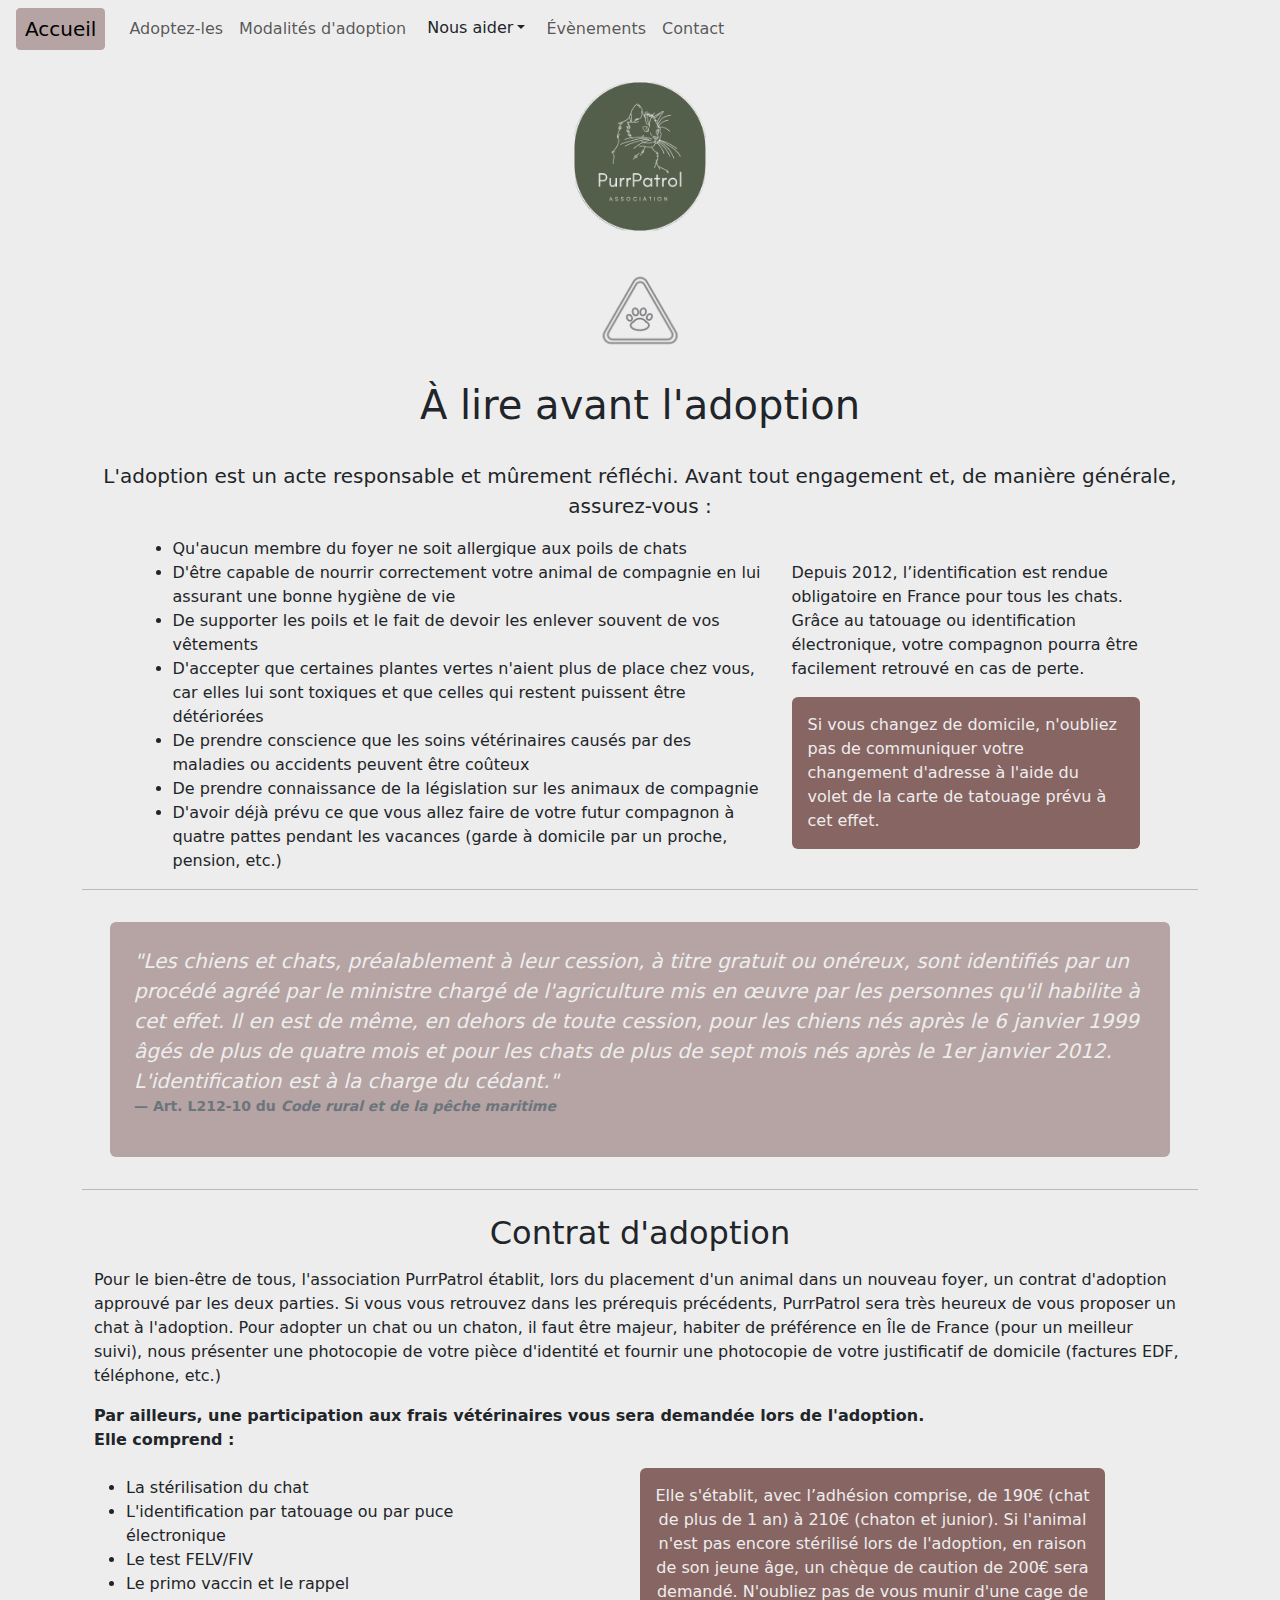
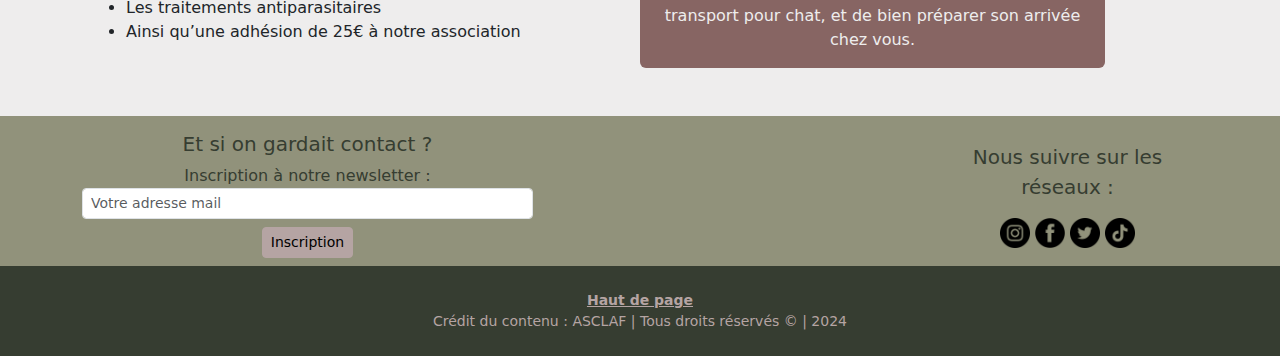
<file: modalites.html>
<!DOCTYPE html>
<html lang="fr">
<head>
    <title>PurrPatrol - Important</title>
    <meta name="description" content="Nous établissons des contrats pour encadrer l'adoption de nos chats. Ce doit être un acte responsable et réfléchi."/>
    <meta name="keywords" content="chats, adoption, contrat, refuge, association, île-de-france, bénévolat"/>
    <meta charset="UTF-8">
    <meta name="viewport" content="width=device-width, initial-scale=1.0">
    <link rel="shortcut icon" href="Images2/icone_title.ico" type="image/x-icon">
    <link rel="stylesheet" href="assets/bootstrap.min.css">
</head>

<body class="bg-light">

    <header class="px-3">
        <nav class="navbar navbar-expand-lg">
            <a class="navbar-brand btn btn-primary btn-sm" href="accueil.html" type="button">Accueil</a>
                <button class="navbar-toggler" type="button" data-bs-toggle="collapse" data-bs-target="#menu" aria-controls="menu" aria-expanded="false" aria-label="Toggle navigation">
                    <span class="navbar-toggler-icon"></span></button>
                        <div class="collapse navbar-collapse" id="menu">

                            <ul class="navbar-nav">
                                <li><a href="nos_chats.html" class="nav-link">Adoptez-les</a></li>
                                <li><a href="modalites.html" class="nav-link">Modalités d'adoption</a></li>

                                <!-- CRÉATION D'UN SOUS-MENU -->
                                <li class="nav-item dropdown">
                                    <button class="btn dropdown-toggle" data-bs-toggle="dropdown" aria-expanded="false">Nous aider</button>
                                        <ul class="dropdown-menu">
                                            <li><a class="dropdown-item" href="nous_aider.html">Adhérer à l'association</a></li>
                                            <li><a class="dropdown-item" href="nous_aider.html">Devenir bénévole</a></li>
                                        </ul>
                                </li>
                                <li><a href="evenements.html" class="nav-link">Évènements</a></li>
                                <li><a href="contact.html" class="nav-link">Contact</a></li>
                            </ul>
                        </div>
        </nav>
    </header> 

    <main>
                                <!-- LOGO -->
        <div class="container d-flex justify-content-center">
            <img class="img p-4" style="width: 180px;" src="Images2/logo.png" alt="Logo PurrPatrol" id="logoModalites">
        </div>

        <div class="container">
            <div class="row mx-auto d-flex flex-wrap justify-content-center align-items-center">
                <img class="img" style="width: 150px;" src="Images2/logo_warning.png" alt="Logo dons">
                    <h1 class="text-center pb-4">À lire avant l'adoption</h1>
                        <div class="col-lg-12">
                            <p class="lead text-center">L'adoption est un acte responsable et mûrement réfléchi. Avant tout engagement et, de manière générale, assurez-vous :</p>
                        </div>
                        <div class="col-lg-7">
                            <ul>
                                <li>Qu'aucun membre du foyer ne soit allergique aux poils de chats</li>
                                <li>D'être capable de nourrir correctement votre animal de compagnie en lui assurant une bonne hygiène de vie</li>
                                <li>De supporter les poils et le fait de devoir les enlever souvent de vos vêtements</li>
                                <li>D'accepter que certaines plantes vertes n'aient plus de place chez vous, car elles lui sont toxiques et que celles qui restent puissent être détériorées</li>
                                <li>De prendre conscience que les soins vétérinaires causés par des maladies ou accidents peuvent être coûteux</li>
                                <li>De prendre connaissance de la législation sur les animaux de compagnie</li>
                                <li>D'avoir déjà prévu ce que vous allez faire de votre futur compagnon à quatre pattes pendant les vacances (garde à domicile par un proche, pension, etc.)</li>
                            </ul>
                        </div>
                        <div class="col-lg-4">
                            <p>Depuis 2012, l’identification est rendue obligatoire en France pour tous les chats. Grâce au tatouage ou identification électronique, votre compagnon pourra être facilement retrouvé en cas de perte.</p>
                            <p class="text-light fw-lighter bg-danger p-3 rounded">Si vous changez de domicile, n'oubliez pas de communiquer votre changement d'adresse à l'aide du volet de la carte de tatouage prévu à cet effet.</p>
                        </div>

                        <hr>

                        <div class="col">
                            <figure class="bg-primary rounded p-4 text-light m-3">
                                <blockquote class="blockquote">
                                    <p class="fst-italic fw-lighter">"Les chiens et chats, préalablement à leur cession, à titre gratuit ou onéreux, sont identifiés par un procédé agréé par le ministre chargé de l'agriculture mis en œuvre par les personnes qu'il habilite à cet effet. Il en est de même, en dehors de toute cession, pour les chiens nés après le 6 janvier 1999 âgés de plus de quatre mois et pour les chats de plus de sept mois nés après le 1er janvier 2012. L'identification est à la charge du cédant."</p>
                                </blockquote>
                                    <figcaption class="blockquote-footer fw-bold">Art. L212-10 du <cite title="Source Title">Code rural et de la pêche maritime</cite></figcaption>
                            </figure>

                        </div>
            </div>
        </div>

        <div class="container pb-5 mt-2">

        <hr>

        <div class="row mx-auto d-flex flex-wrap justify-content-center align-items-center">
            <h2 class="text-center p-2">Contrat d'adoption</h2>
                <div class="col-lg-12">
                    <p>Pour le bien-être de tous, l'association PurrPatrol établit, lors du placement d'un animal dans un nouveau foyer, un contrat d'adoption approuvé par les deux parties. Si vous vous retrouvez dans les prérequis précédents, PurrPatrol sera très heureux de vous proposer un chat à l'adoption. Pour adopter un chat ou un chaton, il faut être majeur, habiter de préférence en Île de France (pour un meilleur suivi), nous présenter une photocopie de votre pièce d'identité et fournir une photocopie de votre justificatif de domicile (factures EDF, téléphone, etc.)</p>
                    <p class="fw-bold">Par ailleurs, une participation aux frais vétérinaires vous sera demandée lors de l'adoption.<br> Elle comprend :</p>
                </div>
                <div class="col-lg-5">
                    <ul>
                        <li>La stérilisation du chat</li>
                        <li>L'identification par tatouage ou par puce électronique</li>
                        <li>Le test FELV/FIV</li>
                        <li>Le primo vaccin et le rappel</li>
                        <li>Les traitements antiparasitaires</li>
                        <li>Ainsi qu’une adhésion de 25€ à notre association</li>
                    </ul>
                </div>
                <div class="col-lg-5 bg-danger rounded mx-auto pt-3">
                    <p class="fw-lighter text-light text-center">Elle s'établit, avec l’adhésion comprise, de 190€ (chat de plus de 1 an) à 210€ (chaton et junior). Si l'animal n'est pas encore stérilisé lors de l'adoption, en raison de son jeune âge, un chèque de caution de 200€ sera demandé. N'oubliez pas de vous munir d'une cage de transport pour chat, et de bien préparer son arrivée chez vous.</p>
                </div>
        </div>
    </main>

    <aside class="bg-warning">
                                        <!-- INSCRIPTION NEWSLETTER -->
        <div class="container pt-3">
            <div class="row justify-content-between align-items-center">
                <div class="col-lg-5">
                    <div class="text-center text-dark">
                        <h5>Et si on gardait contact ?</h5>
                            <label for="newsletter" class="form-label-sm">Inscription à notre newsletter :</label>
                            <input type="email" class="form-control form-control-sm" id="newsletter" placeholder="Votre adresse mail">
                                <button type="submit" class="btn btn-primary btn-sm m-2">Inscription</button>
                    </div>
                </div>            
                                      <!-- RÉSEAUX SOCIAUX -->
                <div class="col col-lg-3 mb-2">
                    <div class="text-center text-dark">
                        <p class="lead">Nous suivre sur les réseaux :</p>
                                        <!-- INSTAGRAM -->
                            <a href="#" target="_blank"><img class="img" style="width: 30px;" src="Images2/insta_logo.png" alt="Logo Instagram"></a>
                                        <!-- FACEBOOK -->
                            <a href="#" target="_blank"><img class="img" style="width: 30px;" src="Images2/facebook_logo.png" alt="Logo Facebook"></a>
                                        <!-- TWITTER -->
                            <a href="#" target="_blank"><img class="img" style="width: 30px;" src="Images2/twitter_icon2.png" alt="Logo Twitter"></a>
                                        <!-- TIKTOK -->
                            <a href="#" target="_blank"><img class="img" style="width: 30px;" src="Images2/tiktok_logo.png" alt="Logo Tiktok"></a>
                    </div>
                </div>
            </div>
        </div>
    </aside>

    <footer class="bg-dark">
        <div class="container d-flex justify-content-center p-4">
            <small class="text-center text-primary"><strong><a href="#logoAccueil">Haut de page</a></strong><br>
            Crédit du contenu : <a href="https://www.refuge-asclaf.fr/" target="_blank" class="link-underline link-underline-opacity-0 link-underline-oopacity-75-hower">ASCLAF</a> | Tous droits réservés © | 2024</small>
        </div>
    </footer>

    <script src="assets/bootstrap.bundle.min.js"></script> 
</body>
</html>
</file>
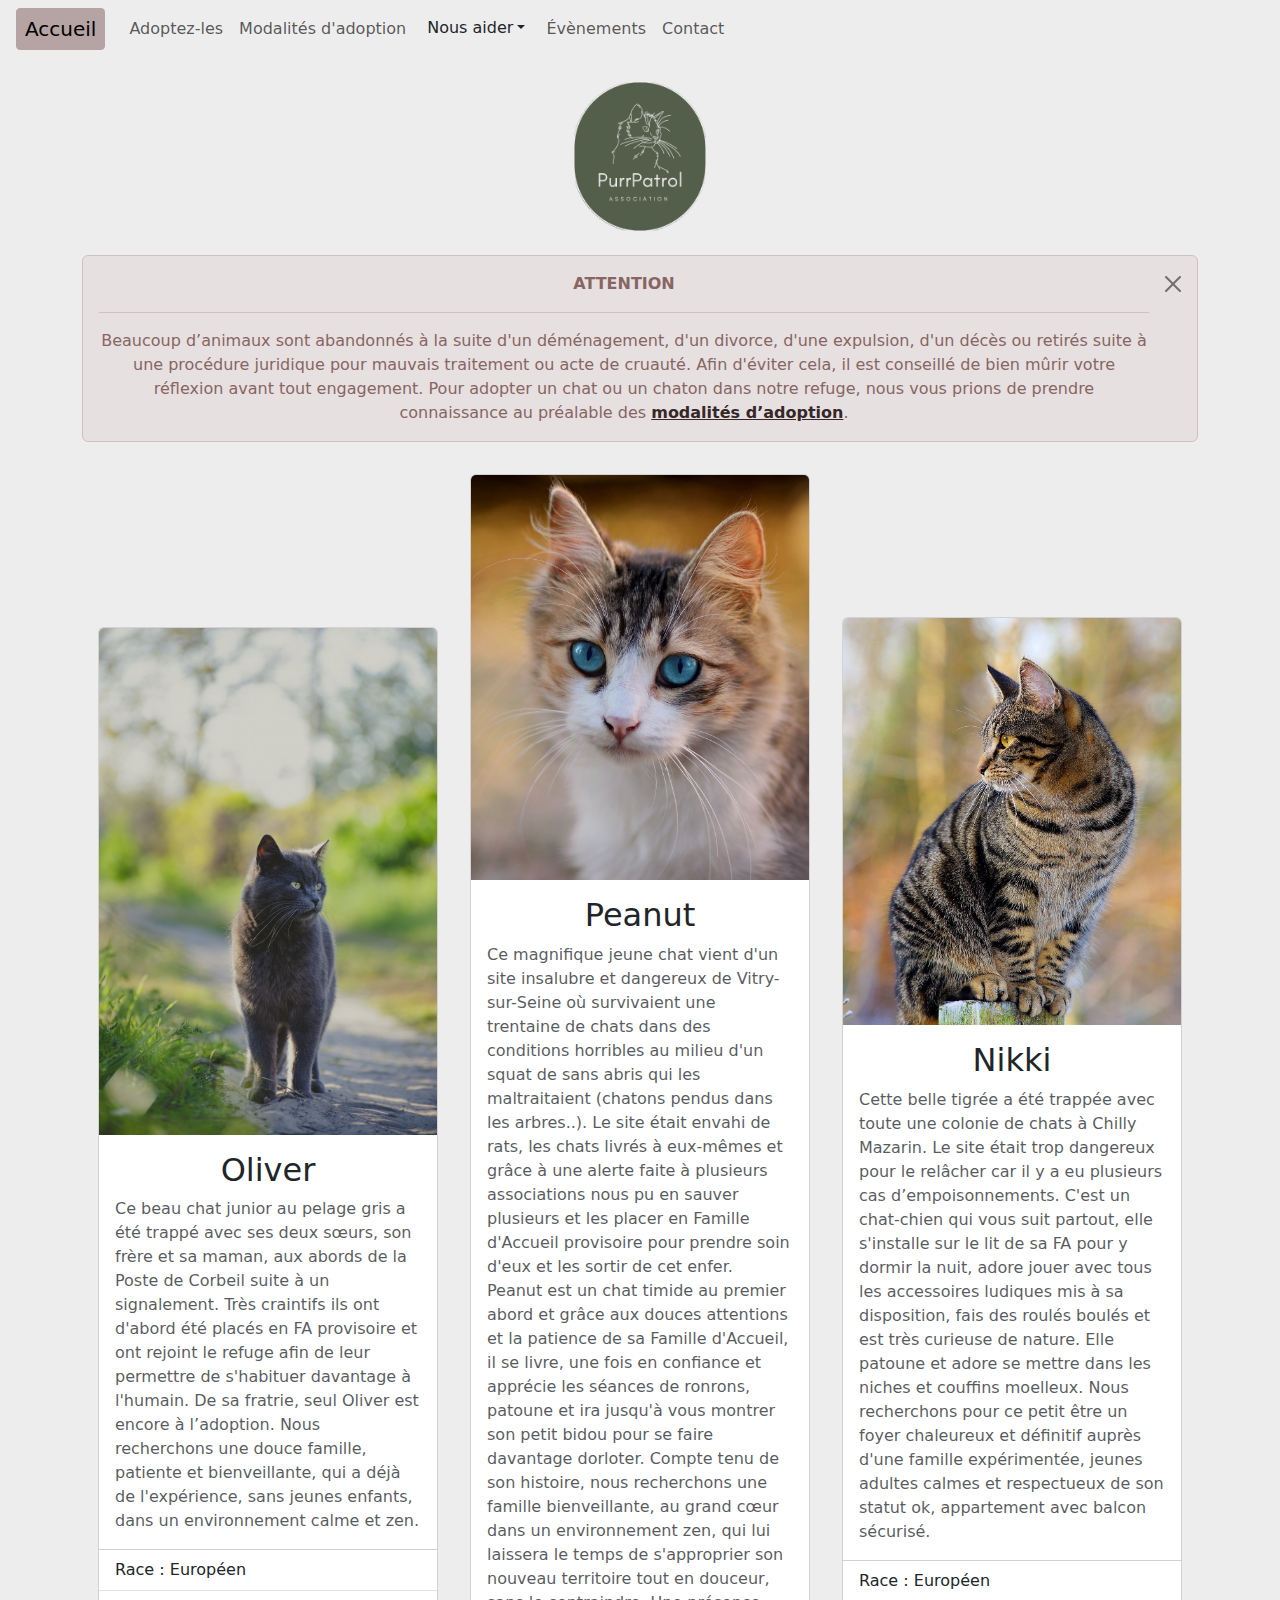
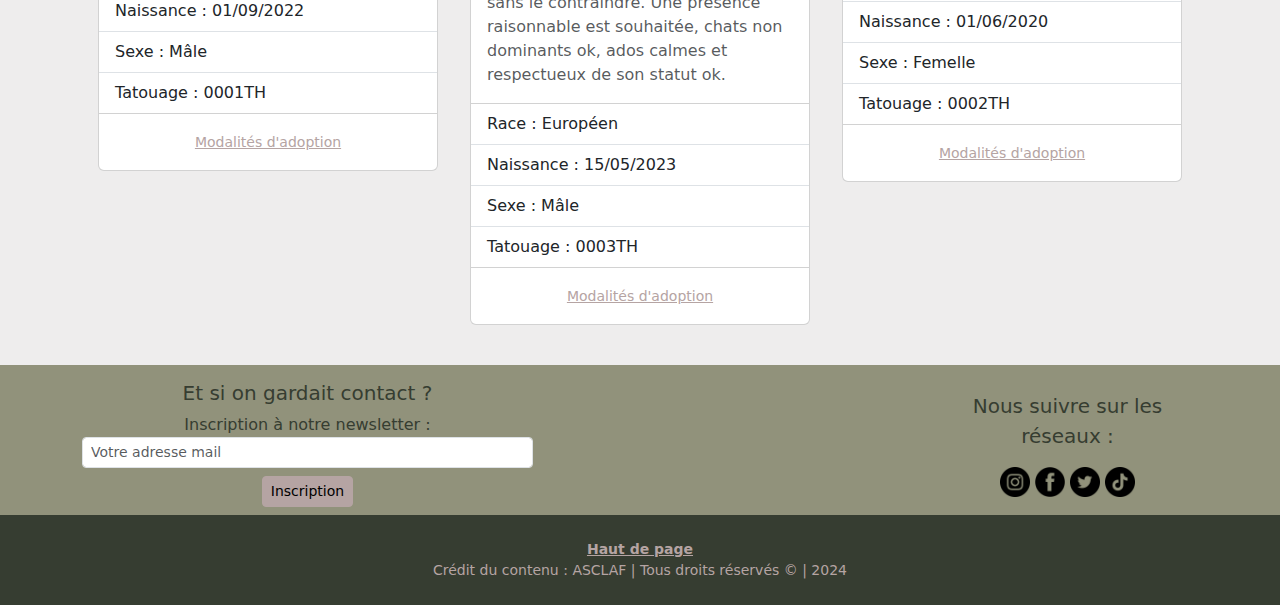
<file: nos_chats.html>
<!DOCTYPE html>
<html lang="fr">
<head>
    <title>PurrPatrol - Nos chats</title>
    <meta name="description" content="Venez découvrir nos pensionnaires qui n'attendent qu'une seule chose : trouver leur famille pour la vie!"/>
    <meta name="keywords" content="chats, adoption, disponibles, refuge, association, île-de-france, bénévolat"/>
    <meta charset="UTF-8">
    <meta name="viewport" content="width=device-width, initial-scale=1.0">
    <link rel="shortcut icon" href="Images2/icone_title.ico" type="image/x-icon">
    <link rel="stylesheet" href="assets/bootstrap.min.css">
</head>
<body class="bg-light">
 
    <header class="px-3">
        <nav class="navbar navbar-expand-lg">
            <a class="navbar-brand btn btn-primary btn-sm" href="accueil.html" type="button">Accueil</a>
                <button class="navbar-toggler" type="button" data-bs-toggle="collapse" data-bs-target="#menu" aria-controls="menu" aria-expanded="false" aria-label="Toggle navigation">
                    <span class="navbar-toggler-icon"></span></button>
                        <div class="collapse navbar-collapse" id="menu">

                            <ul class="navbar-nav">
                                <li><a href="nos_chats.html" class="nav-link">Adoptez-les</a></li>
                                <li><a href="modalites.html" class="nav-link">Modalités d'adoption</a></li>

                                <!-- SOUS-MENU -->
                                <li class="nav-item dropdown">
                                    <button class="btn dropdown-toggle" data-bs-toggle="dropdown" aria-expanded="false">Nous aider</button>
                                        <ul class="dropdown-menu">
                                            <li><a class="dropdown-item" href="nous_aider.html">Adhérer à l'association</a></li>
                                            <li><a class="dropdown-item" href="nous_aider.html">Devenir bénévole</a></li>
                                        </ul>
                                </li>
                                <li><a href="evenements.html" class="nav-link">Évènements</a></li>
                                <li><a href="contact.html" class="nav-link">Contact</a></li>
                            </ul>
                        </div>
        </nav>
    </header> 

    <main>
                                    <!-- LOGO -->
        <div class="container d-flex justify-content-center">
            <img class="img p-4" style="width: 180px;" src="Images2/logo.png" alt="Logo PurrPatrol" id="logoAdoption">
        </div>

        <div class="container mb-4">
                                        <!-- CRÉATION D'UNE ALERTE -->
            <div class="alert alert-danger alert-dismissible text-center text-danger"><strong>ATTENTION</strong> <hr>Beaucoup d’animaux sont abandonnés à la suite d'un déménagement, d'un divorce, d'une expulsion, d'un décès ou retirés suite à une procédure juridique pour mauvais traitement ou acte de cruauté. Afin d'éviter cela, il est conseillé de bien mûrir votre réflexion avant tout engagement. Pour adopter un chat ou un chaton dans notre refuge, nous vous prions de prendre connaissance au préalable des <a href="modalites.html" class="alert-link"> modalités d’adoption</a>.
                <button class="btn-close" data-bs-dismiss="alert" aria-label="Close"></button>
            </div>

                        <!-- UTILISATION DE CARTES POUR CHAQUE ITEM -->
            <div class="row mx-auto d-flex justify-content-center">

                            <!-- ITEM 1 : OLIVER -->
                <div class="col-12 col-lg-4 p-3 align-self-center">
                    <div class="card">
                        <img src="Images2/pensionnaire1.jpeg" class="card-img-top" alt="Oliver">
                            <div class="card-body">
                                <h2 class="card-title text-center">Oliver</h2>
                                    <p class="card-text text-body-secondary">Ce beau chat junior au pelage gris a été trappé avec ses deux sœurs, son frère et sa maman, aux abords de la Poste de Corbeil suite à un signalement. Très craintifs ils ont d'abord été placés en FA provisoire et ont rejoint le refuge afin de leur permettre de s'habituer davantage à l'humain. De sa fratrie, seul Oliver est encore à l’adoption. Nous recherchons une douce famille, patiente et bienveillante, qui a déjà de l'expérience, sans jeunes enfants, dans un environnement calme et zen.</p>
                            </div>
                            <ul class="list-group list-group-flush">
                                <li class="list-group-item">Race : Européen</li>
                                <li class="list-group-item">Naissance : 01/09/2022</li>
                                <li class="list-group-item">Sexe : Mâle</li>
                                <li class="list-group-item">Tatouage : 0001TH</li>
                            </ul>
                            <div class="card-body text-center">
                                <small class="card-text-secondary">
                                    <a href="modalites.html" class="card-link">Modalités d'adoption</a>
                                </small>
                            </div>
                    </div>
                </div>

                            <!-- ITEM 2 : PEANUT -->
                <div class="col-12 col-lg-4 p-3">
                    <div class="card">
                        <img src="Images2/pensionnaire3.jpeg" class="card-img-top" alt="Peanut">
                            <div class="card-body">
                                <h2 class="card-title text-center">Peanut</h2>
                                    <p class="card-text text-body-secondary">Ce magnifique jeune chat vient d'un site insalubre et dangereux de Vitry-sur-Seine où survivaient une trentaine de chats dans des conditions horribles au milieu d'un squat de sans abris qui les maltraitaient (chatons pendus dans les arbres..). Le site était envahi de rats, les chats livrés à eux-mêmes et grâce à une alerte faite à plusieurs associations nous pu en sauver plusieurs et les placer en Famille d'Accueil provisoire pour prendre soin d'eux et les sortir de cet enfer. Peanut est un chat timide au premier abord et grâce aux douces attentions et la patience de sa Famille d'Accueil, il se livre, une fois en confiance et apprécie les séances de ronrons, patoune et ira jusqu'à vous montrer son petit bidou pour se faire davantage dorloter. Compte tenu de son histoire, nous recherchons une famille bienveillante, au grand cœur dans un environnement zen, qui lui laissera le temps de s'approprier son nouveau territoire tout en douceur, sans le contraindre. Une présence raisonnable est souhaitée, chats non dominants ok, ados calmes et respectueux de son statut ok.</p>
                            </div>
                            <ul class="list-group list-group-flush">
                                <li class="list-group-item">Race : Européen</li>
                                <li class="list-group-item">Naissance : 15/05/2023</li>
                                <li class="list-group-item">Sexe : Mâle</li>
                                <li class="list-group-item">Tatouage : 0003TH</li>
                            </ul>
                            <div class="card-body text-center">
                                <small class="card-text-secondary">
                                    <a href="modalites.html" class="card-link">Modalités d'adoption</a>
                                </small>
                            </div>
                    </div>
                </div>

                            <!-- ITEM 3 : NIKKI -->
                <div class="col-12 col-lg-4 p-3 align-self-center">
                    <div class="card">
                        <img src="Images2/pensionnaire2.jpeg" class="card-img-top" alt="Nikki">
                            <div class="card-body">
                                <h2 class="card-title text-center">Nikki</h2>
                                    <p class="card-text text-body-secondary">Cette belle tigrée a été trappée avec toute une colonie de chats à Chilly Mazarin. Le site était trop dangereux pour le relâcher car il y a eu plusieurs cas d’empoisonnements. C'est un chat-chien qui vous suit partout, elle s'installe sur le lit de sa FA pour y dormir la nuit, adore jouer avec tous les accessoires ludiques mis à sa disposition, fais des roulés boulés et est très curieuse de nature. Elle patoune et adore se mettre dans les niches et couffins moelleux. Nous recherchons pour ce petit être un foyer chaleureux et définitif auprès d'une famille expérimentée, jeunes adultes calmes et respectueux de son statut ok, appartement avec balcon sécurisé.</p>
                            </div>
                            <ul class="list-group list-group-flush">
                                <li class="list-group-item">Race : Européen</li>
                                <li class="list-group-item">Naissance : 01/06/2020</li>
                                <li class="list-group-item">Sexe : Femelle</li>
                                <li class="list-group-item">Tatouage : 0002TH</li>
                            </ul>
                            <div class="card-body text-center">
                                <small class="card-text-secondary">
                                    <a href="modalites.html" class="card-link">Modalités d'adoption</a>
                                </small>
                            </div>
                    </div>
                </div>
            </div>
        </div>
    </main>

    <aside class="bg-warning">
                                        <!-- INSCRIPTION NEWSLETTER -->
       <div class="container pt-3">
            <div class="row justify-content-between align-items-center">
                <div class="col-lg-5">
                    <div class="text-center text-dark">
                        <h5>Et si on gardait contact ?</h5>
                            <label for="newsletter" class="form-label-sm">Inscription à notre newsletter :</label>
                            <input type="email" class="form-control form-control-sm" id="newsletter" placeholder="Votre adresse mail">
                                <button type="submit" class="btn btn-primary btn-sm m-2">Inscription</button>
                    </div>
                </div>        
                                      <!-- RÉSEAUX SOCIAUX -->
                <div class="col col-lg-3 mb-2">
                    <div class="text-center text-dark">
                        <p class="lead">Nous suivre sur les réseaux :</p>
                                        <!-- INSTAGRAM -->
                            <a href="#" target="_blank"><img class="img" style="width: 30px;" src="Images2/insta_logo.png" alt="Logo Instagram"></a>
                                        <!-- FACEBOOK -->
                            <a href="#" target="_blank"><img class="img" style="width: 30px;" src="Images2/facebook_logo.png" alt="Logo Facebook"></a>
                                        <!-- TWITTER -->
                            <a href="#" target="_blank"><img class="img" style="width: 30px;" src="Images2/twitter_icon2.png" alt="Logo Twitter"></a>
                                        <!-- TIKTOK -->
                            <a href="#" target="_blank"><img class="img" style="width: 30px;" src="Images2/tiktok_logo.png" alt="Logo Tiktok"></a>
                    </div>
                </div>
            </div>
        </div>
    </aside>

    <footer class="bg-dark">
        <div class="container d-flex justify-content-center p-4">
            <small class="text-center text-primary"><strong><a href="#logoAdoption">Haut de page</a></strong><br>
            Crédit du contenu : <a href="https://www.refuge-asclaf.fr/" target="_blank" class="link-underline link-underline-opacity-0 link-underline-oopacity-75-hower">ASCLAF</a> | Tous droits réservés © | 2024</small>
        </div>
    </footer>

    <script src="assets/bootstrap.bundle.min.js"></script>
</body>
</html>
</file>
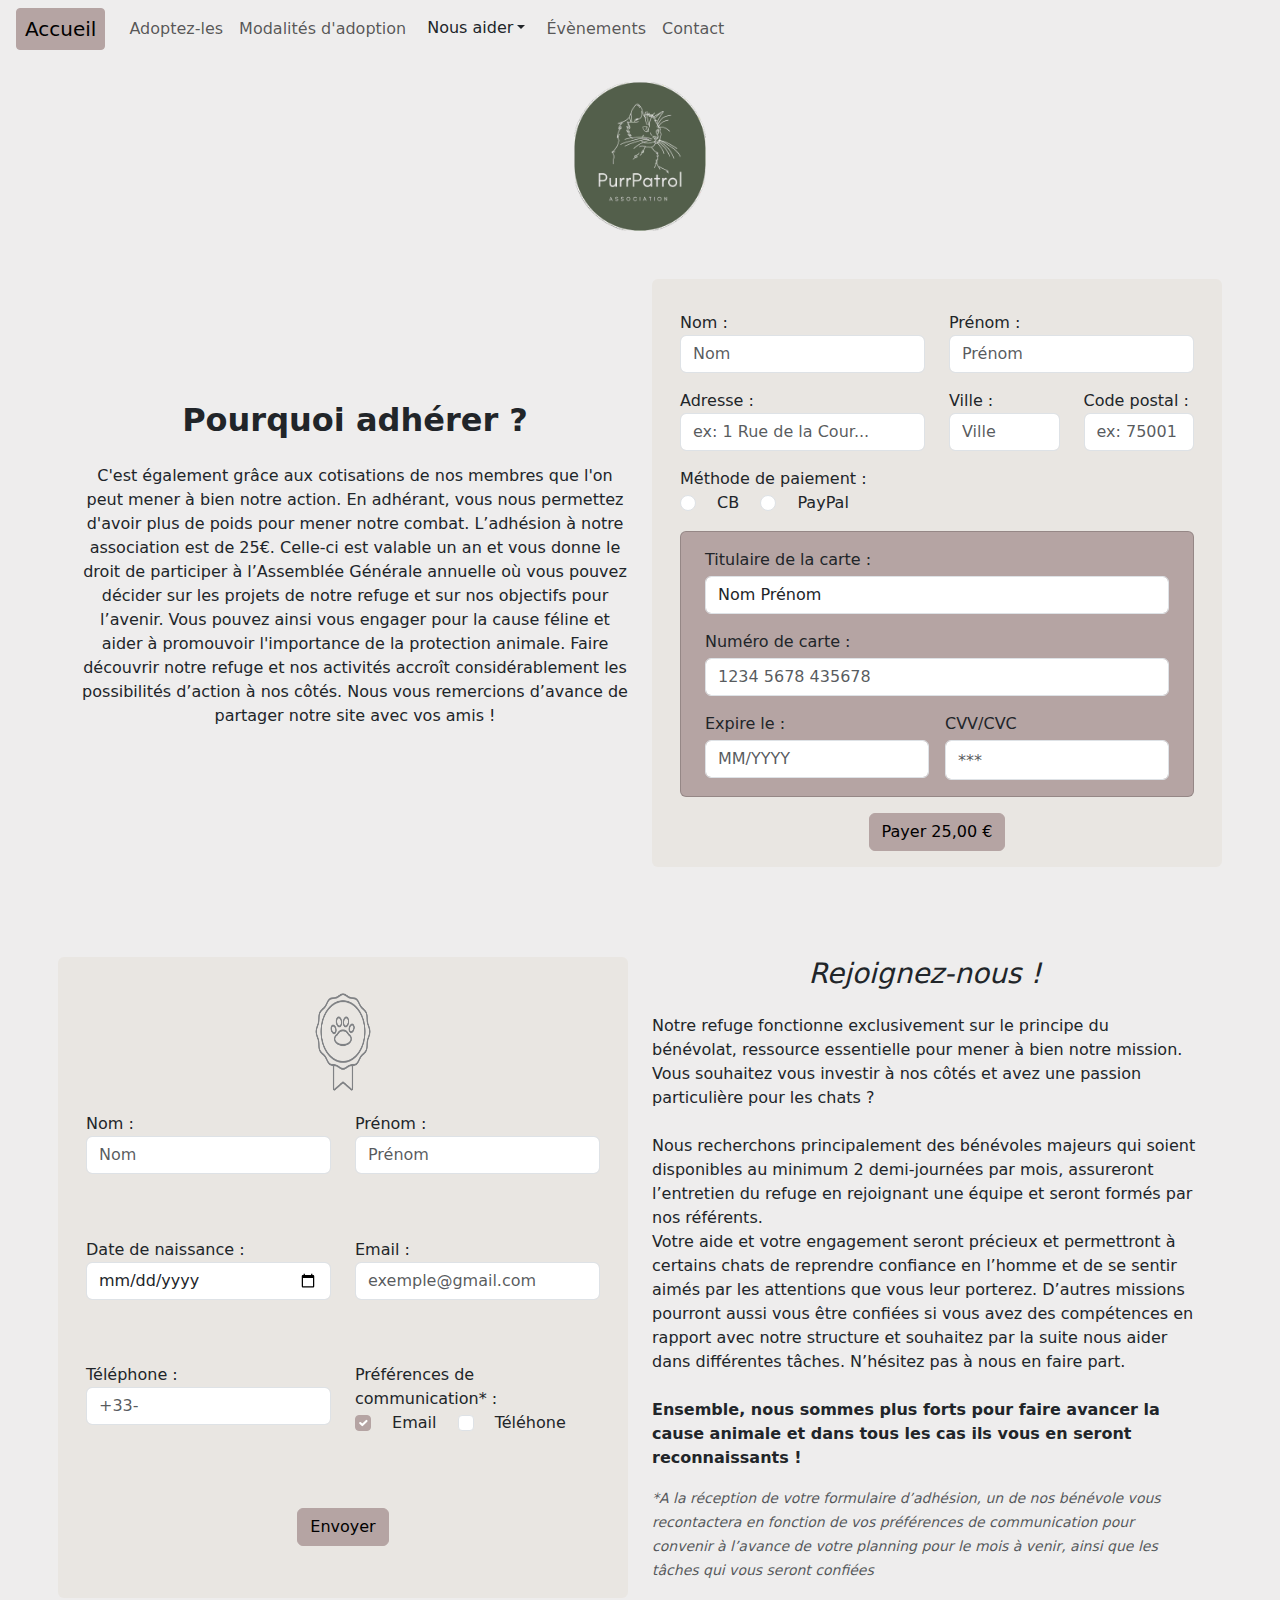
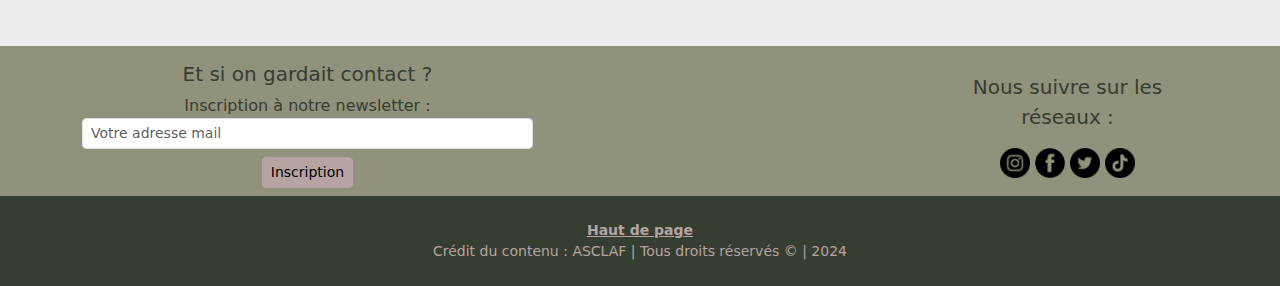
<file: nous_aider.html>
<!DOCTYPE html>
<html lang="fr">
<head>
    <title>PurrPatrol - Adhésion et bénévolat</title>
    <meta name="description" content="Adhérer à notre association c'est permettre à nos pensionnaires d'être aimés et choyés en attendant d'être adoptés."/>
    <meta name="keywords" content="chats, don, adoption, refuge, association, île-de-france, bénévolat"/>
    <meta charset="UTF-8">
    <meta name="viewport" content="width=device-width, initial-scale=1.0">
    <link rel="shortcut icon" href="Images2/icone_title.ico" type="image/x-icon">
    <link rel="stylesheet" href="assets/bootstrap.min.css">
</head>
<body class="bg-light">
 
    <header class="px-3">
        <nav class="navbar navbar-expand-lg">
            <a class="navbar-brand btn btn-primary btn-sm" href="accueil.html" type="button">Accueil</a>
                <button class="navbar-toggler" type="button" data-bs-toggle="collapse" data-bs-target="#menu" aria-controls="menu" aria-expanded="false" aria-label="Toggle navigation">
                    <span class="navbar-toggler-icon"></span></button>
                        <div class="collapse navbar-collapse" id="menu">

                            <ul class="navbar-nav">
                                <li><a href="nos_chats.html" class="nav-link">Adoptez-les</a></li>
                                <li><a href="modalites.html" class="nav-link">Modalités d'adoption</a></li>

                                <!-- SOUS-MENU -->
                                <li class="nav-item dropdown">
                                    <button class="btn dropdown-toggle" data-bs-toggle="dropdown" aria-expanded="false">Nous aider</button>
                                        <ul class="dropdown-menu">
                                            <li><a class="dropdown-item" href="#adhesion">Adhérer à l'association</a></li>
                                            <li><a class="dropdown-item" href="#benevolat">Devenir bénévole</a></li>
                                        </ul>
                                </li>
                                <li><a href="evenements.html" class="nav-link">Évènements</a></li>
                                <li><a href="contact.html" class="nav-link">Contact</a></li>
                            </ul>
                        </div>
        </nav>
    </header>

    <main>
                                                <!-- LOGO -->
        <div class="container d-flex justify-content-center">
            <img class="img p-4" style="width: 180px;" src="Images2/logo.png" alt="Logo PurrPatrol" id="logoHelp">
        </div>

        <div class="container mx-auto d-flex flex-wrap justify-content-center align-items-center mt-4">
            <div class="row row-cols-lg-2 gap-4 align-items-center">
                <div class="col"> 
                    <h2 class="text-center fw-bold pb-3">Pourquoi adhérer ?</h2>
                        <p class="text-center">C'est également grâce aux cotisations de nos membres que l'on peut mener à bien notre action. En adhérant, vous nous permettez d'avoir plus de poids pour mener notre combat. L’adhésion à notre association est de 25€. Celle-ci est valable un an et vous donne le droit de participer à l’Assemblée Générale annuelle où vous pouvez décider sur les projets de notre refuge et sur nos objectifs pour l’avenir. Vous pouvez ainsi vous engager pour la cause féline et aider à promouvoir l'importance de la protection animale. Faire découvrir notre refuge et nos activités accroît considérablement les possibilités d’action à nos côtés. Nous vous remercions d’avance de partager notre site avec vos amis !</p>
                </div>

                            <!-- CRÉATION DU FORMULAIRE D'ADHÉSION -->
                <form class="row p-3 bg-secondary rounded">
                                <!-- NOM -->
                    <div class="col-6 mt-3">
                        <label for="name">Nom :</label>
                        <input type="name" class="form-control" id="name" placeholder="Nom" required>
                    </div>
                                <!-- PRÉNOM -->
                    <div class="col-6 mt-3">
                        <label for="firstname">Prénom :</label>
                        <input type="text" class="form-control" id="firstname" placeholder="Prénom" required>
                    </div>
                                <!-- ADRESSE -->
                    <div class="col-6 mt-3">
                        <label for="street">Adresse :</label>
                        <input type="text" class="form-control" id="street" placeholder="ex: 1 Rue de la Cour..." required>
                    </div>

                    <div class="col-3 mt-3">
                        <label for="city">Ville :</label>
                        <input type="text" class="form-control" id="city" placeholder="Ville" required>
                    </div>

                    <div class="col-3 mt-3">
                        <label for="zip">Code postal :</label>
                        <input type="text" class="form-control" id="zip" placeholder="ex: 75001" required>
                    </div>
                                <!-- MOYEN DE PAIEMENT -->
                    <div class="mt-3" id="payMethod"> Méthode de paiement :<br>
                        <div class="form-check-inline">
                            <input class="form-check-input form-check-inline" type="radio" id="radioCb" name="payment">
                            <label class="form-check-label form-check-inline" for="radioCb">CB</label>
                            <input class="form-check-input form-check-inline" type="radio" id="radioPaypal" name="payment">
                            <label class="form-check-label form-check-inline" for="radioPaypal">PayPal</label>
                        </div>
                        <div class="container p-0 mt-3">
                            <div class="card px-4 bg-primary" id="carteCB">
                                <div class="row gx-3 mt-3">
                                    <div class="col-12">
                                        <div class="d-flex flex-column">
                                            <p class="text mb-1">Titulaire de la carte :</p>
                                            <input class="form-control mb-3" type="text" placeholder="Name" value="Nom Prénom">
                                        </div>
                                    </div>
                                    <div class="col-12">
                                        <div class="d-flex flex-column">
                                            <p class="text mb-1">Numéro de carte :</p>
                                            <input class="form-control mb-3" type="text" placeholder="1234 5678 435678">
                                        </div>
                                    </div>
                                    <div class="col-6">
                                        <div class="d-flex flex-column">
                                            <p class="text mb-1">Expire le :</p>
                                            <input class="form-control mb-3" type="text" placeholder="MM/YYYY">
                                        </div>
                                    </div>
                                    <div class="col-6">
                                        <div class="d-flex flex-column">
                                            <p class="text mb-1">CVV/CVC</p>
                                            <input class="form-control mb-3 pt-2 " type="password" placeholder="***">
                                        </div>
                                    </div>
                                </div>
                            </div>
                        </div>
                    </div>
                            <!-- SOUMISSION DU FORMULAIRE -->
                    <div class="d-flex justify-content-center align-self-center mt-3">
                        <button type="submit" class="btn btn-primary">Payer 25,00 €</button>
                    </div>
                </form>
            </div>

            <hr>

        </div>
                        <!-- CRÉATION D'UN DEUXIÈME FORMULAIRE -->
        <div class="container mt-4 mx-auto d-flex flex-wrap justify-content-center align-items-center">

            <hr>

                <div class="row row-cols-lg-2 gap-4">
                    <form class="row p-3 mb-5 bg-secondary rounded order-sm-2 order-md-1">
                        <div class="col-12 d-flex justify-content-center">
                            <img class="img" style="width: 100px;" src="Images2/paw_logo.png" alt="Logo chat">
                        </div>
                                        <!-- NOM -->
                        <div class="col-6 mb-4">
                            <label for="nameB">Nom :</label>
                            <input type="name" class="form-control" id="nameB" placeholder="Nom" required>
                        </div>
                                        <!-- PRÉNOM -->
                        <div class="col-6">
                            <label for="firstnameB">Prénom :</label>
                            <input type="text" class="form-control" id="firstnameB" placeholder="Prénom" required>
                        </div>
                                        <!-- DATE DE NAISSANCE -->
                        <div class="col-6 mb-4">
                            <label for="date">Date de naissance :</label>
                            <input type="date" class="form-control" id="date" required>
                        </div>
                                        <!-- EMAIL -->
                        <div class="col-6">
                            <label for="mailB">Email :</label>
                            <input type="email" class="form-control" id="mailB" placeholder="exemple@gmail.com" required>
                        </div>
                                        <!-- TÉLÉPHONE -->
                        <div class="col-6 mb-4">
                            <label for="telB">Téléphone :</label>
                            <input type="tel" class="form-control" id="telB" placeholder="+33-" required>
                        </div>
                                    <!-- PRÉFÉRENCES DE COMMUNICATION -->
                        <div class="col-6"> Préférences de communication* :<br>
                            <div class="form-check-inline">
                                <input class="form-check-input form-check-inline" type="checkbox" id="prefMail" checked>
                                <label class="form-check-label form-check-inline" for="prefMail">Email</label>
                                <input class="form-check-input form-check-inline" type="checkbox" id="prefTel">
                                <label class="form-check-label form-check-inline" for="prefTel">Téléhone</label>
                            </div>
                        </div>
                                    <!-- SOUMISSION DU FORMULAIRE -->
                        <div class="d-flex justify-content-center align-self-center mb-3">
                            <button type="submit" class="btn btn-primary">Envoyer</button>
                        </div>
                    </form>

                    <div class="col pb-5 order-sm-1 order-md-2"> 
                        <h3 class="text-center fst-italic pb-3">Rejoignez-nous !</h3>
                            <p>Notre refuge fonctionne exclusivement sur le principe du bénévolat, ressource essentielle pour mener à bien notre mission. Vous souhaitez vous investir à nos côtés et avez une passion particulière pour les chats ?<br><br> Nous recherchons principalement des bénévoles majeurs qui soient disponibles au minimum 2 demi-journées par mois, assureront l’entretien du refuge en rejoignant une équipe et seront formés par nos référents. <br> Votre aide et votre engagement seront précieux et permettront à certains chats de reprendre confiance en l’homme et de se sentir aimés par les attentions que vous leur porterez. D’autres missions pourront aussi vous être confiées si vous avez des compétences en rapport avec notre structure et souhaitez par la suite nous aider dans différentes tâches. N’hésitez pas à nous en faire part. <br><br><strong>Ensemble, nous sommes plus forts pour faire avancer la cause animale et dans tous les cas ils vous en seront reconnaissants !</strong> <br></p>
                
                            <p class="fst-italic"><small class="text-body-secondary">*A la réception de votre formulaire d’adhésion, un de nos bénévole vous recontactera en fonction de vos préférences de communication pour convenir à l’avance de votre planning pour le mois à venir, ainsi que les tâches qui vous seront confiées</small></p>
                    </div>

                </div>
        </div>
    </main>

    <aside class="bg-warning">
                                        <!-- INSCRIPTION NEWSLETTER -->
        <div class="container pt-3">
            <div class="row justify-content-between align-items-center">
                <div class="col-lg-5">
                    <div class="text-center text-dark">
                        <h5>Et si on gardait contact ?</h5>
                            <label for="newsletter" class="form-label-sm">Inscription à notre newsletter :</label>
                            <input type="email" class="form-control form-control-sm" id="newsletter" placeholder="Votre adresse mail">
                                <button type="submit" class="btn btn-primary btn-sm m-2">Inscription</button>
                    </div>
                </div>                               
                                      <!-- RÉSEAUX SOCIAUX -->
                <div class="col col-lg-3 mb-2">
                    <div class="text-center text-dark">
                        <p class="lead">Nous suivre sur les réseaux :</p>
                                        <!-- INSTAGRAM -->
                            <a href="#" target="_blank"><img class="img" style="width: 30px;" src="Images2/insta_logo.png" alt="Logo Instagram"></a>
                                        <!-- FACEBOOK -->
                            <a href="#" target="_blank"><img class="img" style="width: 30px;" src="Images2/facebook_logo.png" alt="Logo Facebook"></a>
                                        <!-- TWITTER -->
                            <a href="#" target="_blank"><img class="img" style="width: 30px;" src="Images2/twitter_icon2.png" alt="Logo Twitter"></a>
                                        <!-- TIKTOK -->
                            <a href="#" target="_blank"><img class="img" style="width: 30px;" src="Images2/tiktok_logo.png" alt="Logo Tiktok"></a>
                    </div>
                </div>
            </div>
        </div>
    </aside>

    <footer class="bg-dark">
        <div class="container d-flex justify-content-center p-4">
            <small class="text-center text-primary"><strong><a href="#logoHelp">Haut de page</a></strong><br>
            Crédit du contenu : <a href="https://www.refuge-asclaf.fr/" target="_blank" class="link-underline link-underline-opacity-0 link-underline-oopacity-75-hower">ASCLAF</a> | Tous droits réservés © | 2024</small>
        </div>
    </footer>

    <script src="assets/bootstrap.bundle.min.js"></script>
</body>
</html>
</file>
